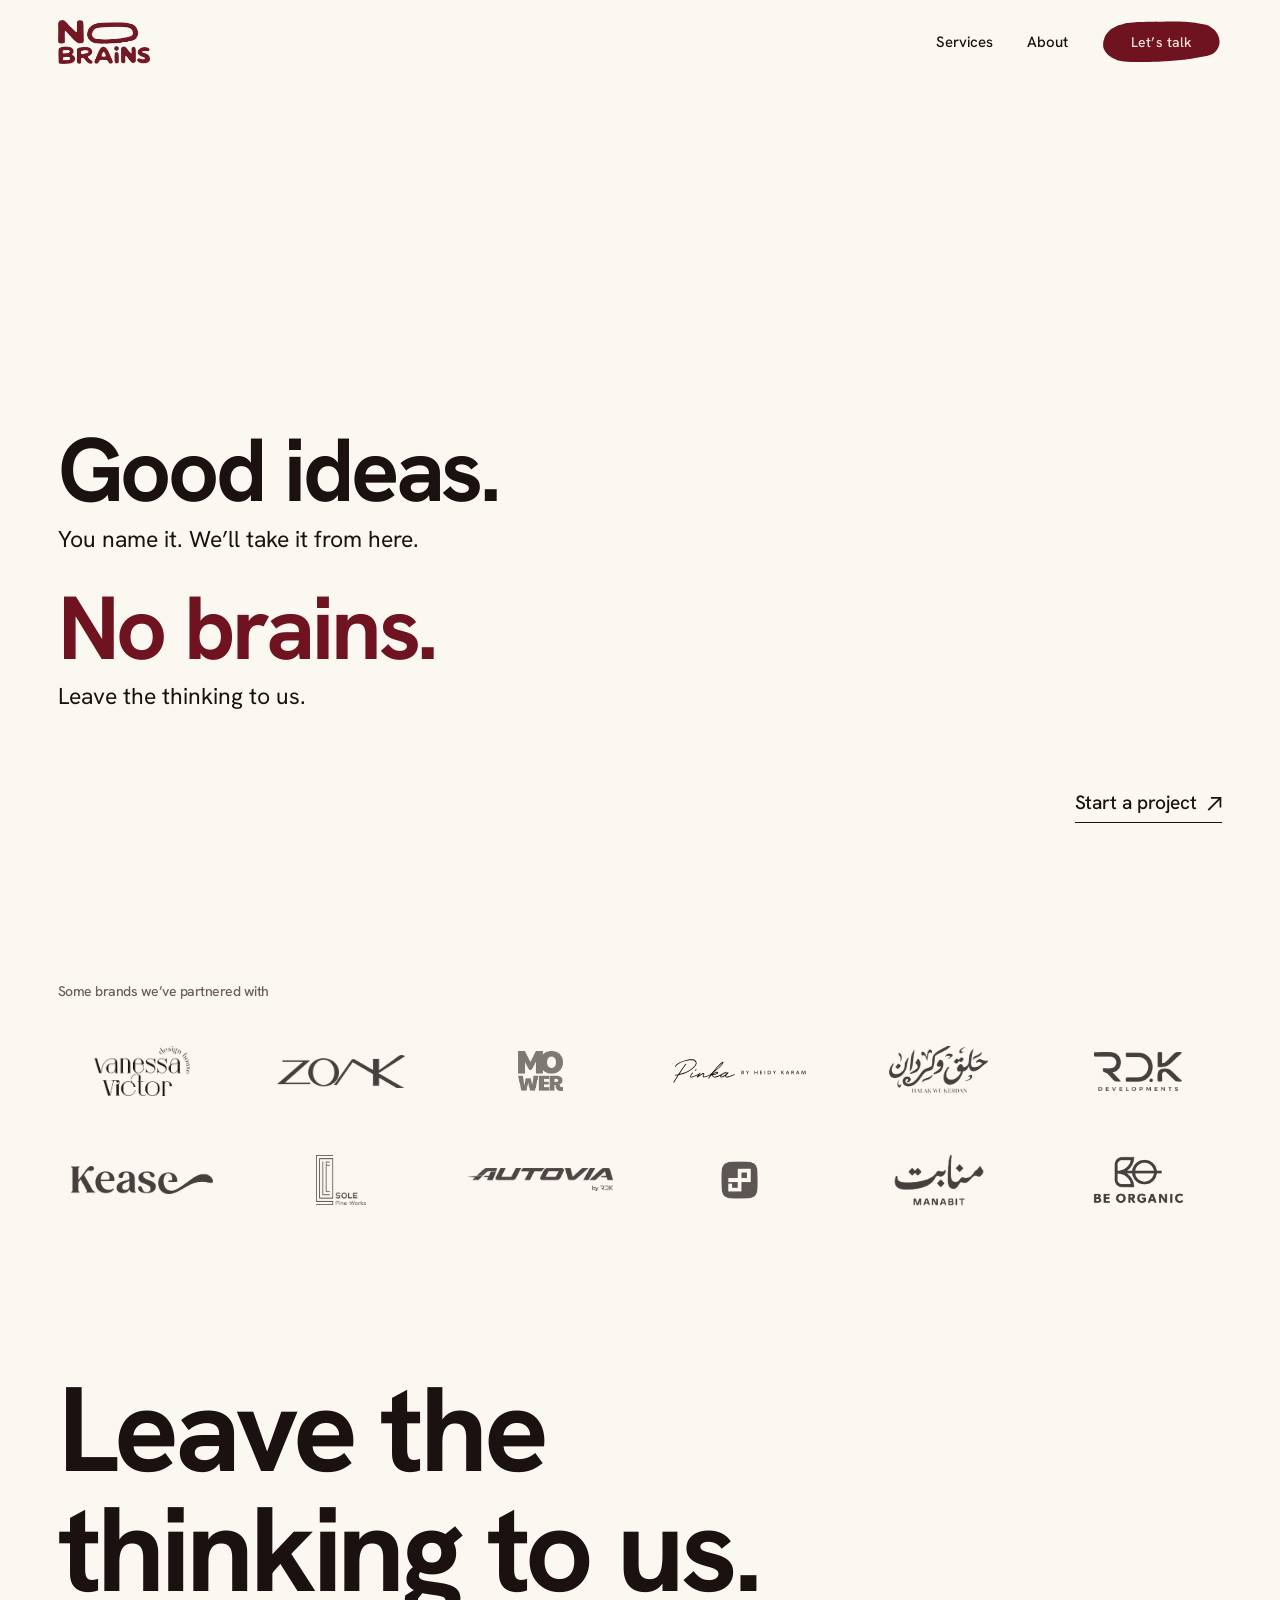
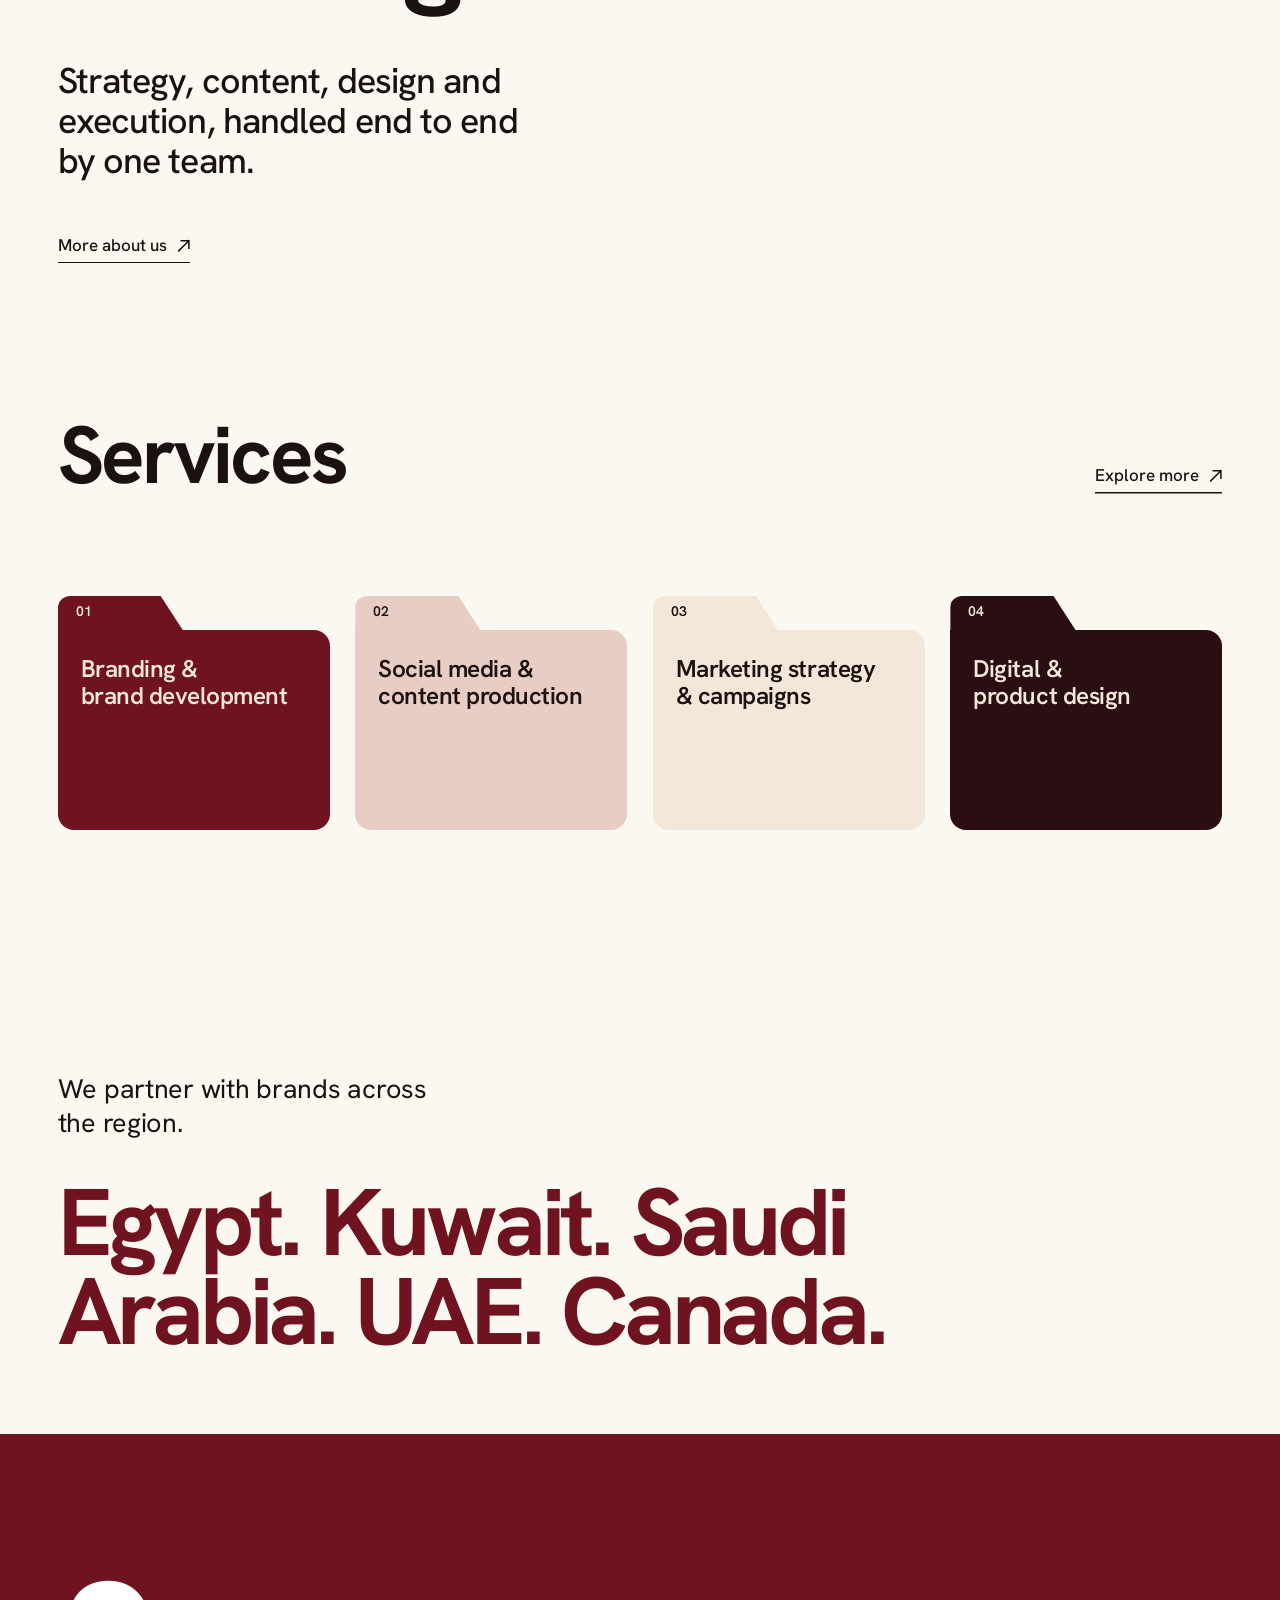
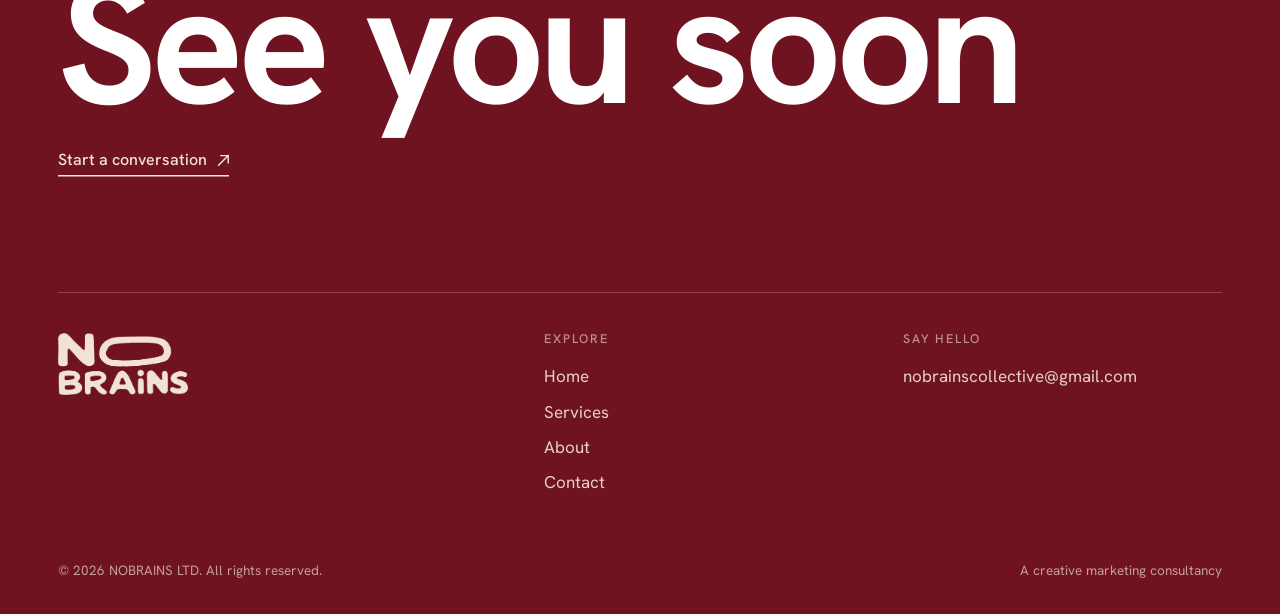
<file: index.html>
<!doctype html>
<html lang="en">
<head>
<meta charset="utf-8">
<meta name="viewport" content="width=device-width, initial-scale=1, viewport-fit=cover">
<title>NOBRAINS | Leave the thinking to us</title>
<meta name="description" content="NOBRAINS is an independent creative and marketing agency. Strategy, design, content and production under one roof.">
<meta name="theme-color" content="#fbf8f2">
<link rel="icon" href="assets/favicon-32.png" sizes="32x32">
<link rel="apple-touch-icon" href="assets/favicon-180.png">
<script>(function(d){try{var s=sessionStorage,n=s.getItem("nbNav"),first=!s.getItem("nbSeen");s.removeItem("nbNav");s.setItem("nbSeen","1");if(first)d.dataset.first="1";if(matchMedia("(prefers-reduced-motion: reduce)").matches)return;var home=/(^|\/)(index\.html)?$/.test(location.pathname);if(n||(first&&!home)){d.classList.add("curtain-on");if(n)d.classList.add("curtain-nav");setTimeout(function(){d.classList.remove("curtain-on","curtain-nav")},7000)}}catch(e){}})(document.documentElement)</script>
<script>(function(d){d.classList.add('js');try{if(d.dataset.first&&!matchMedia('(prefers-reduced-motion: reduce)').matches)d.dataset.intro='stamp'}catch(e){}})(document.documentElement)</script>
<link rel="preconnect" href="https://fonts.googleapis.com">
<link rel="preconnect" href="https://fonts.gstatic.com" crossorigin>
<link href="https://fonts.googleapis.com/css2?family=Hanken+Grotesk:wght@400..800&display=swap" rel="stylesheet">
<link rel="stylesheet" href="assets/css/style.css">
</head>
<body>
<div class="page-curtain" aria-hidden="true"><img src="assets/logo-cream-mark.png" alt="" width="692" height="330"></div>

<svg width="0" height="0" style="position:absolute" aria-hidden="true" focusable="false">
  <filter id="ink" x="-5%" y="-5%" width="110%" height="110%" color-interpolation-filters="sRGB">
    <!-- wobbly edges, like rubber on paper -->
    <feTurbulence type="fractalNoise" baseFrequency=".045" numOctaves="2" seed="3" result="wob"/>
    <feDisplacementMap in="SourceGraphic" in2="wob" scale="5" xChannelSelector="R" yChannelSelector="G" result="rough"/>
    <!-- fine paper grain + big soft patches where the stamp pressed lighter -->
    <feTurbulence type="fractalNoise" baseFrequency=".8" numOctaves="2" seed="11"/>
    <feColorMatrix values="0 0 0 0 0  0 0 0 0 0  0 0 0 0 0  1 0 0 0 0" result="grain"/>
    <feTurbulence type="fractalNoise" baseFrequency=".011 .02" numOctaves="2" seed="29"/>
    <feColorMatrix values="0 0 0 0 0  0 0 0 0 0  0 0 0 0 0  1 0 0 0 0" result="patch"/>
    <feComposite in="grain" in2="patch" operator="arithmetic" k1="0" k2="12" k3="8" k4="-8.2" result="mask"/>
    <feComposite in="rough" in2="mask" operator="in"/>
  </filter>
</svg>
<!-- Intro: the logo is stamped onto the page, every time the home page loads -->
<div class="intro-layer" aria-hidden="true">
  <img class="il-stamp" src="assets/logo-red.png" alt="" width="692" height="330">
</div>

<a class="skip" href="#main">Skip to content</a>

<header class="site-header">
  <div class="wrap">
    <a class="brand" href="index.html" aria-label="NOBRAINS home"><img src="assets/logo-red.png" alt="NOBRAINS" width="92" height="44"></a>
    <nav class="nav" aria-label="Main">
      <!-- portfolio hidden for now: <a href="work.html">Portfolio</a> -->
      <a href="services.html">Services</a>
      <a href="about.html">About</a>
      <a class="btn" href="contact.html">Let’s talk</a>
    </nav>
    <button class="menu-btn" type="button" aria-expanded="false" aria-controls="mobile-menu"><span class="lbl">Menu</span><span class="bars" aria-hidden="true"></span></button>
  </div>
</header>
<div class="mobile-menu" id="mobile-menu">
  <nav aria-label="Mobile">
    <a class="big" href="index.html" aria-current="page">Home</a>
    <!-- portfolio hidden for now: <a class="big" href="work.html">Portfolio</a> -->
    <a class="big" href="services.html">Services</a>
    <a class="big" href="about.html">About</a>
    <a class="big" href="contact.html">Contact</a>
  </nav>
  <div class="mm-foot"><a href="mailto:nobrainscollective@gmail.com">nobrainscollective@gmail.com</a><span>We’ll take it from here.</span></div>
</div>

<main id="main" class="page-home">


  <!-- Hero -->
  <section class="hero">
    <div class="wrap">
      <h1 class="lockups">
        <span class="lockup"><span class="lockup__big lockup__big--ink">Good ideas.</span><span class="lockup__small">You name it. We’ll take it from here.</span></span>
        <span class="lockup"><span class="lockup__big lockup__big--red">No brains.</span><span class="lockup__small">Leave the thinking to us.</span></span>
      </h1>
      <div class="hero__row">
        <div class="hero__ctas">
          <a class="link link--arrow" href="contact.html">Start a project<svg class="arr" viewBox="0 0 16 16" aria-hidden="true" focusable="false"><path d="M2 14L14 2M5 2H14V11" pathLength="1" fill="none" stroke="currentColor" stroke-width="1.8" stroke-linecap="square" stroke-miterlimit="10"/></svg></a>
          <!-- portfolio hidden for now: <a class="link" href="work.html">See our work</a> -->
        </div>
      </div>
    </div>
  </section>

  <!-- Brands -->
  <section class="brands" aria-labelledby="brands-title">
    <div class="wrap"><h2 class="eyebrow" id="brands-title">Some brands we’ve partnered with</h2></div>
    <div class="wrap">
        <ul class="logos">
          <li><img src="assets/clients/vanessa-victor.png" alt="Vanessa Victor Design House" width="115" height="60" loading="lazy"></li>
          <li><img src="assets/clients/zoak.png" alt="ZOAK" width="165" height="42" loading="lazy"></li>
          <li><img src="assets/clients/mower.png" alt="MOWER" width="72" height="64" loading="lazy"></li>
          <li><img src="assets/clients/pinka.svg" alt="Pinka" width="156" height="30" loading="lazy"></li>
          <li><img src="assets/clients/halak-w-kerdan.png" alt="Halak w Kerdan" width="136" height="69" loading="lazy"></li>
          <li><img src="assets/clients/rdk.png" alt="RDK Developments" width="124" height="56" loading="lazy"></li>
          <li><img src="assets/clients/kease.png" alt="Kease" width="188" height="37" loading="lazy"></li>
          <li><img src="assets/clients/sole.png" alt="SOLE Fine Works" width="64" height="64" loading="lazy"></li>
          <li><img src="assets/clients/autovia.png" alt="Autovia by RDK" width="190" height="30" loading="lazy"></li>
          <li class="is-icon"><img src="assets/clients/packman.png" alt="Packman" width="60" height="60" loading="lazy"></li>
          <li><img src="assets/clients/manabit.png" alt="Manabit" width="100" height="60" loading="lazy"></li>
          <li><img src="assets/clients/be-organic.png" alt="Be Organic" width="113" height="60" loading="lazy"></li>
        </ul>
    </div>
  </section>

  <!-- Selected work: hidden for now. To bring it back, delete this line and the "end hidden" line below.
  <section class="section">
    <div class="wrap">
      <div class="sec-head">
        <h2 class="t-l">Selected work</h2>
        <a class="link" href="work.html">View all work</a>
      </div>
      <div class="grid-work grid-work--lead" data-work-grid data-limit="4"></div>
    </div>
  </section>
  end hidden -->

  <!-- Partnership statement -->
  <section class="section">
    <div class="wrap statement">
      <h2 class="t-xl statement__big">Leave the thinking to us.</h2>
      <p class="t-lead statement__sub">Strategy, content, design and execution, handled end to end by one team.</p>
      <a class="link link--arrow" href="about.html">More about us<svg class="arr" viewBox="0 0 16 16" aria-hidden="true" focusable="false"><path d="M2 14L14 2M5 2H14V11" pathLength="1" fill="none" stroke="currentColor" stroke-width="1.8" stroke-linecap="square" stroke-miterlimit="10"/></svg></a>
    </div>
  </section>

  <!-- Services -->
  <section class="section">
    <div class="wrap">
      <div class="sec-head">
        <h2 class="t-l">Services</h2>
        <a class="link link--arrow" href="services.html">Explore more<svg class="arr" viewBox="0 0 16 16" aria-hidden="true" focusable="false"><path d="M2 14L14 2M5 2H14V11" pathLength="1" fill="none" stroke="currentColor" stroke-width="1.8" stroke-linecap="square" stroke-miterlimit="10"/></svg></a>
      </div>
      <div class="svc-grid">
        <a class="svc" href="services.html#stage-1"><span class="num">01</span><h3>Branding &amp; brand development</h3><p>We build brands with identity, direction and purpose.</p><ul><li>Brand strategy &amp; positioning</li><li>Brand naming &amp; storytelling</li><li>Logo design &amp; visual identity</li><li>Brand guidelines &amp; brand books</li></ul></a>
        <a class="svc" href="services.html#stage-2"><span class="num">02</span><h3>Social media &amp; content production</h3><p>We make brands impossible to scroll past.</p><ul><li>Social media strategy &amp; management</li><li>Art direction &amp; campaign concepts</li><li>Photography &amp; videography</li><li>Community management &amp; reporting</li></ul></a>
        <a class="svc" href="services.html#stage-3"><span class="num">03</span><h3>Marketing strategy &amp; campaigns</h3><p>Creative ideas backed by business thinking.</p><ul><li>Marketing strategy &amp; consultation</li><li>Market research &amp; competitor analysis</li><li>Go-to-market &amp; launch strategies</li><li>Integrated campaign development</li></ul></a>
        <a class="svc" href="services.html#stage-4"><span class="num">04</span><h3>Digital &amp; product design</h3><p>We turn ideas into functional, thoughtful digital experiences.</p><ul><li>Website design &amp; development</li><li>UX/UI design</li><li>Digital product design</li><li>E-commerce experience design</li></ul></a>
      </div>
    </div>
  </section>

  <!-- Countries -->
  <section class="section countries">
    <div class="wrap">
      <p class="countries__lead">We partner with brands across the region.</p>
      <h2 class="countries__names">Egypt. Kuwait. Saudi Arabia. UAE. Canada.</h2>
    </div>
  </section>

</main>

<footer class="site-footer">
  <div class="wrap">
    <a class="soon" href="contact.html" aria-label="See you soon. Get in touch"><span class="soon__text">See you soon</span></a>
    <a class="soon__cta" href="contact.html">Start a conversation<svg class="arr" viewBox="0 0 16 16" aria-hidden="true" focusable="false"><path d="M2 14L14 2M5 2H14V11" pathLength="1" fill="none" stroke="currentColor" stroke-width="1.8" stroke-linecap="square" stroke-miterlimit="10"/></svg></a>
    <div class="footer-grid">
      <div>
        <img src="assets/logo-cream-mark.png" alt="NOBRAINS" width="130" height="62" loading="lazy">
      </div>
      <div>
        <h4>Explore</h4>
        <ul><li><a href="index.html">Home</a></li><!-- portfolio hidden for now: <li><a href="work.html">Portfolio</a></li> --><li><a href="services.html">Services</a></li><li><a href="about.html">About</a></li><li><a href="contact.html">Contact</a></li></ul>
      </div>
      <div>
        <h4>Say hello</h4>
        <ul><li><a href="mailto:nobrainscollective@gmail.com">nobrainscollective@gmail.com</a></li></ul>
      </div>
    </div>
    <div class="footer-base"><span>© <span data-year>2026</span> NOBRAINS LTD. All rights reserved.</span><span>A creative marketing consultancy</span></div>
  </div>
</footer>

<script src="assets/js/projects.js"></script>
<script src="assets/js/main.js"></script>
<script src="assets/js/curtain.js"></script>
<script src="assets/js/intro.js"></script>
</body>
</html>
</file>
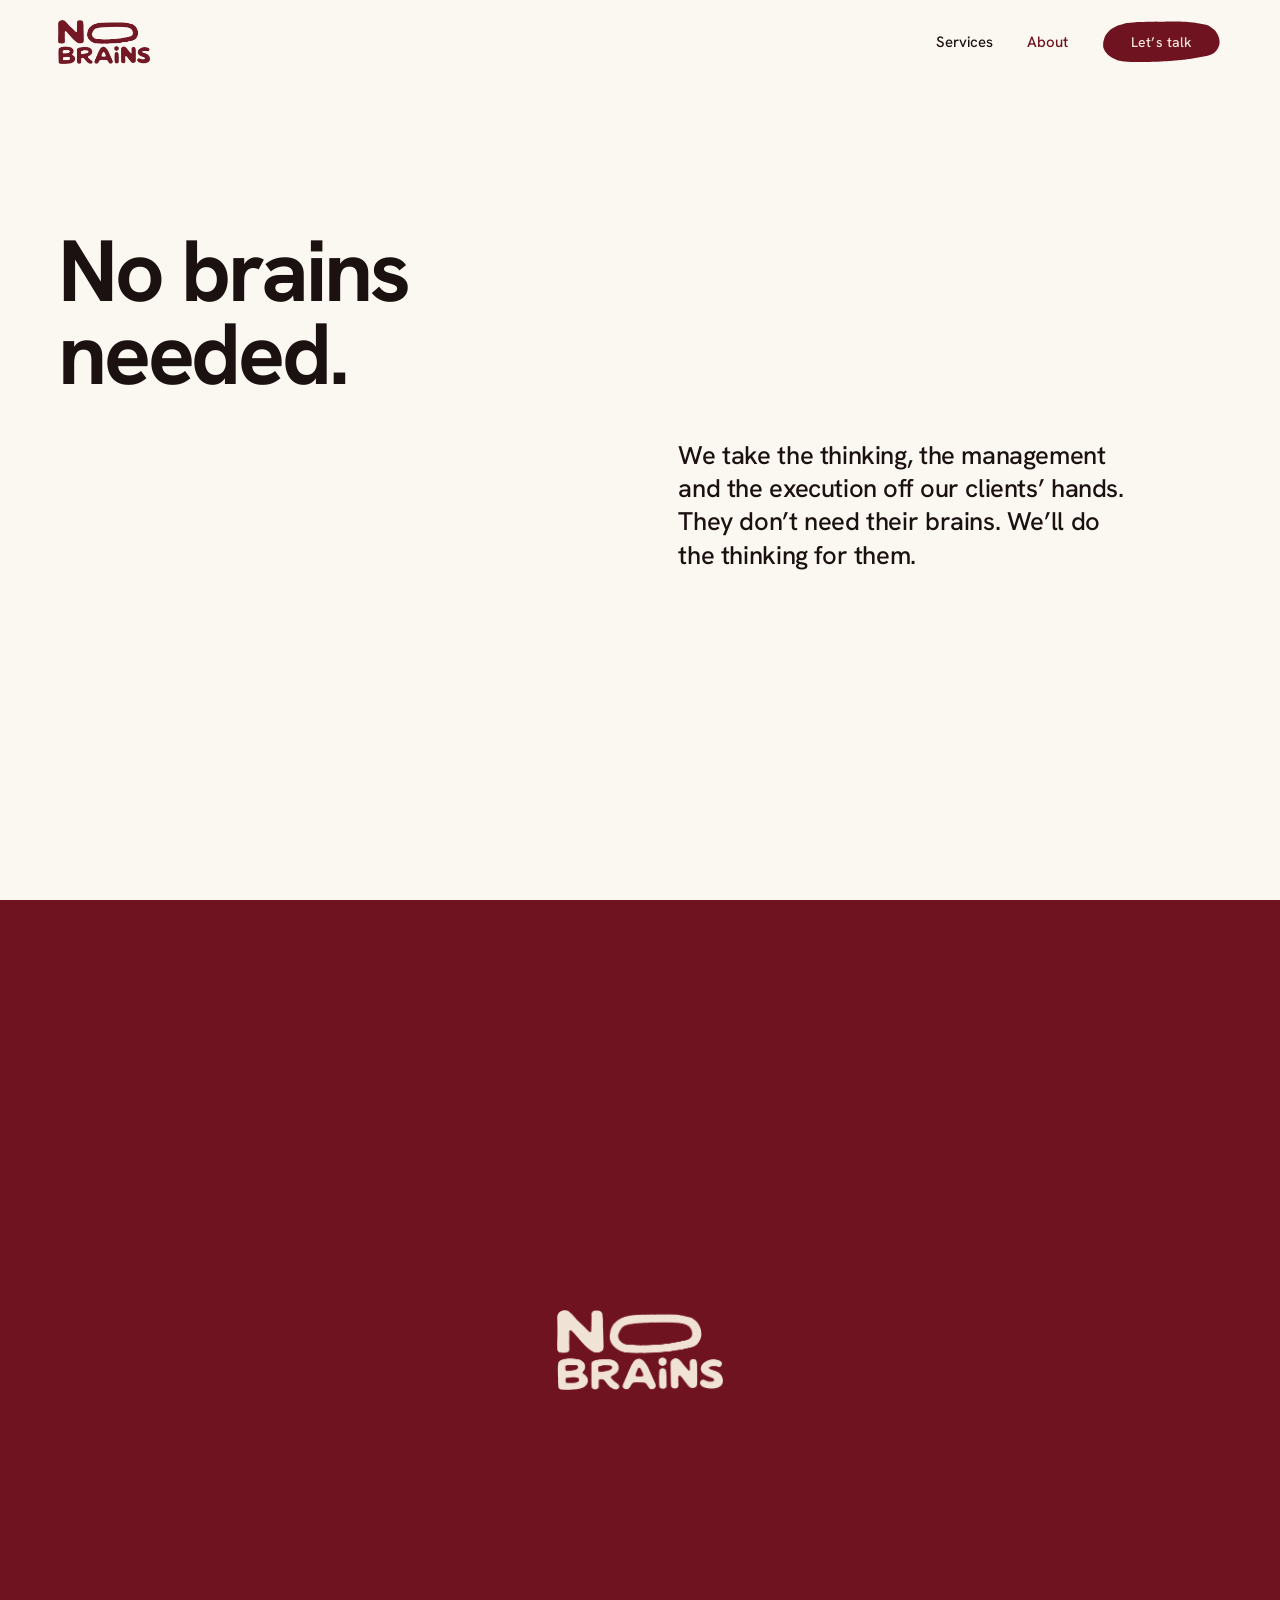
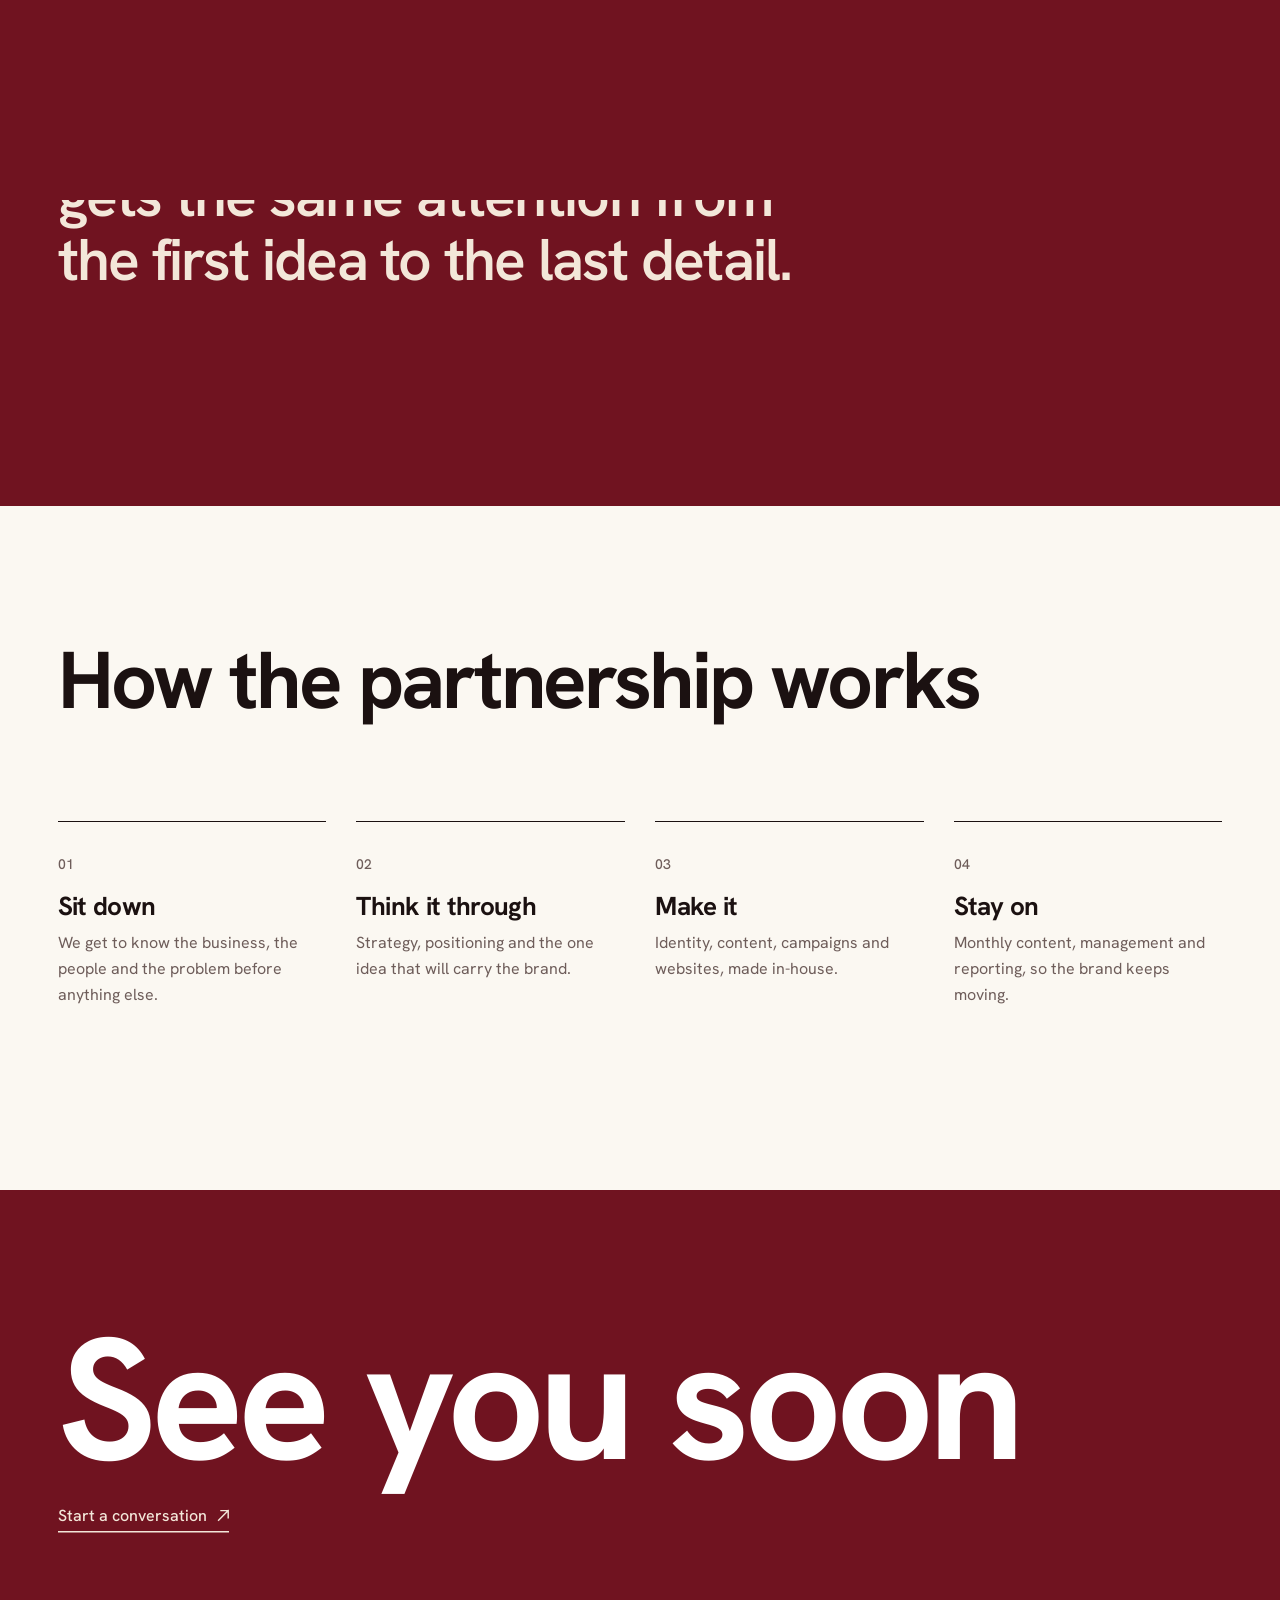
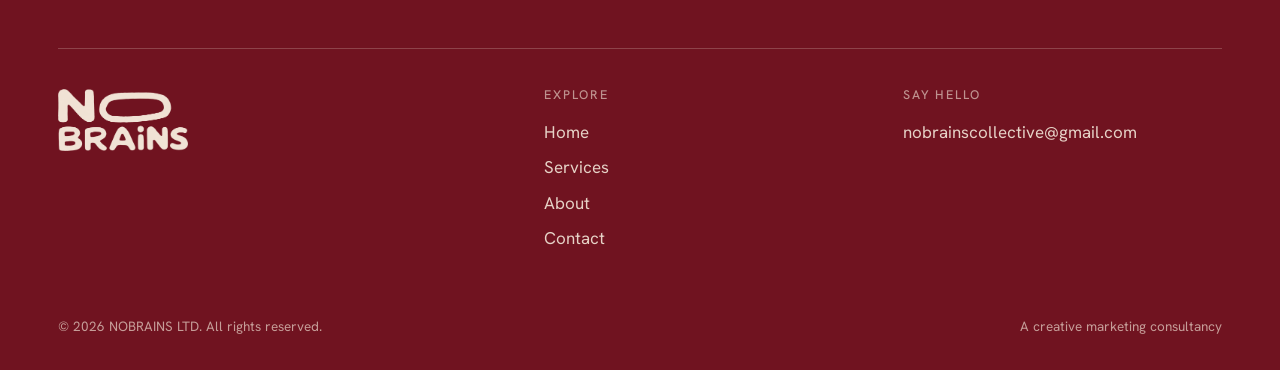
<file: about.html>
<!doctype html>
<html lang="en">
<head>
<meta charset="utf-8">
<meta name="viewport" content="width=device-width, initial-scale=1, viewport-fit=cover">
<title>About | NOBRAINS</title>
<meta name="description" content="NOBRAINS is an independent creative and marketing agency bringing together strategy, design, content and production.">
<meta name="theme-color" content="#fbf8f2">
<link rel="icon" href="assets/favicon-32.png" sizes="32x32">
<link rel="apple-touch-icon" href="assets/favicon-180.png">
<script>(function(d){try{var s=sessionStorage,n=s.getItem("nbNav"),first=!s.getItem("nbSeen");s.removeItem("nbNav");s.setItem("nbSeen","1");if(first)d.dataset.first="1";if(matchMedia("(prefers-reduced-motion: reduce)").matches)return;var home=/(^|\/)(index\.html)?$/.test(location.pathname);if(n||(first&&!home)){d.classList.add("curtain-on");if(n)d.classList.add("curtain-nav");setTimeout(function(){d.classList.remove("curtain-on","curtain-nav")},7000)}}catch(e){}})(document.documentElement)</script>
<script>document.documentElement.classList.add('js')</script>
<link rel="preconnect" href="https://fonts.googleapis.com">
<link rel="preconnect" href="https://fonts.gstatic.com" crossorigin>
<link href="https://fonts.googleapis.com/css2?family=Hanken+Grotesk:wght@400..800&display=swap" rel="stylesheet">
<link rel="stylesheet" href="assets/css/style.css">
</head>
<body>
<div class="page-curtain" aria-hidden="true"><img src="assets/logo-cream-mark.png" alt="" width="692" height="330"></div>

<a class="skip" href="#main">Skip to content</a>

<header class="site-header">
  <div class="wrap">
    <a class="brand" href="index.html" aria-label="NOBRAINS home"><img src="assets/logo-red.png" alt="NOBRAINS" width="92" height="44"></a>
    <nav class="nav" aria-label="Main">
      <!-- portfolio hidden for now: <a href="work.html">Portfolio</a> -->
      <a href="services.html">Services</a>
      <a href="about.html" aria-current="page">About</a>
      <a class="btn" href="contact.html">Let’s talk</a>
    </nav>
    <button class="menu-btn" type="button" aria-expanded="false" aria-controls="mobile-menu"><span class="lbl">Menu</span><span class="bars" aria-hidden="true"></span></button>
  </div>
</header>
<div class="mobile-menu" id="mobile-menu">
  <nav aria-label="Mobile">
    <a class="big" href="index.html">Home</a>
    <!-- portfolio hidden for now: <a class="big" href="work.html">Portfolio</a> -->
    <a class="big" href="services.html">Services</a>
    <a class="big" href="about.html" aria-current="page">About</a>
    <a class="big" href="contact.html">Contact</a>
  </nav>
  <div class="mm-foot"><a href="mailto:nobrainscollective@gmail.com">nobrainscollective@gmail.com</a><span>We’ll take it from here.</span></div>
</div>

<main id="main" class="page-about">

  <!-- Beat 1: hero -->
  <section class="page-hero">
    <div class="wrap about-hero__grid">
      <h1 class="t-xl"><span class="ln"><span>No brains</span></span><span class="ln"><span>needed.</span></span></h1>
      <p class="about-hero__p">We take the thinking, the management and the execution off our clients’ hands. They don’t need their brains. We’ll do the thinking for them.</p>
    </div>
  </section>

  <!-- Beat 2: statement -->
  <section class="beat beat--statement" data-reveal>
    <div class="wrap">
      <p class="statement-a">NOBRAINS is an independent creative and marketing agency.</p>
      <p class="statement-b">Strategy, design, content and production under one roof.</p>
    </div>
  </section>

  <!-- Beat 3: maroon band -->
  <section class="beat band">
    <div class="wrap">
      <p class="band__text">We keep our client list small on purpose, so every brand gets the same attention from the first idea to the last detail.</p>
    </div>
  </section>

  <!-- Beat 4: how the partnership works -->
  <section class="beat beat--process" data-reveal>
    <div class="wrap">
      <div class="sec-head">
        <h2 class="t-l">How the partnership works</h2>
      </div>
      <ol class="process">
        <li><span class="num">01</span><h3>Sit down</h3><p>We get to know the business, the people and the problem before anything else.</p></li>
        <li><span class="num">02</span><h3>Think it through</h3><p>Strategy, positioning and the one idea that will carry the brand.</p></li>
        <li><span class="num">03</span><h3>Make it</h3><p>Identity, content, campaigns and websites, made in-house.</p></li>
        <li><span class="num">04</span><h3>Stay on</h3><p>Monthly content, management and reporting, so the brand keeps moving.</p></li>
      </ol>
    </div>
  </section>

</main>

<footer class="site-footer">
  <div class="wrap">
    <a class="soon" href="contact.html" aria-label="See you soon. Get in touch"><span class="soon__text">See you soon</span></a>
    <a class="soon__cta" href="contact.html">Start a conversation<svg class="arr" viewBox="0 0 16 16" aria-hidden="true" focusable="false"><path d="M2 14L14 2M5 2H14V11" pathLength="1" fill="none" stroke="currentColor" stroke-width="1.8" stroke-linecap="square" stroke-miterlimit="10"/></svg></a>
    <div class="footer-grid">
      <div>
        <img src="assets/logo-cream-mark.png" alt="NOBRAINS" width="130" height="62" loading="lazy">
      </div>
      <div>
        <h4>Explore</h4>
        <ul><li><a href="index.html">Home</a></li><!-- portfolio hidden for now: <li><a href="work.html">Portfolio</a></li> --><li><a href="services.html">Services</a></li><li><a href="about.html">About</a></li><li><a href="contact.html">Contact</a></li></ul>
      </div>
      <div>
        <h4>Say hello</h4>
        <ul><li><a href="mailto:nobrainscollective@gmail.com">nobrainscollective@gmail.com</a></li></ul>
      </div>
    </div>
    <div class="footer-base"><span>© <span data-year>2026</span> NOBRAINS LTD. All rights reserved.</span><span>A creative marketing consultancy</span></div>
  </div>
</footer>

<script src="assets/js/projects.js"></script>
<script src="assets/js/main.js"></script>
<script src="assets/js/curtain.js"></script>
</body>
</html>
</file>
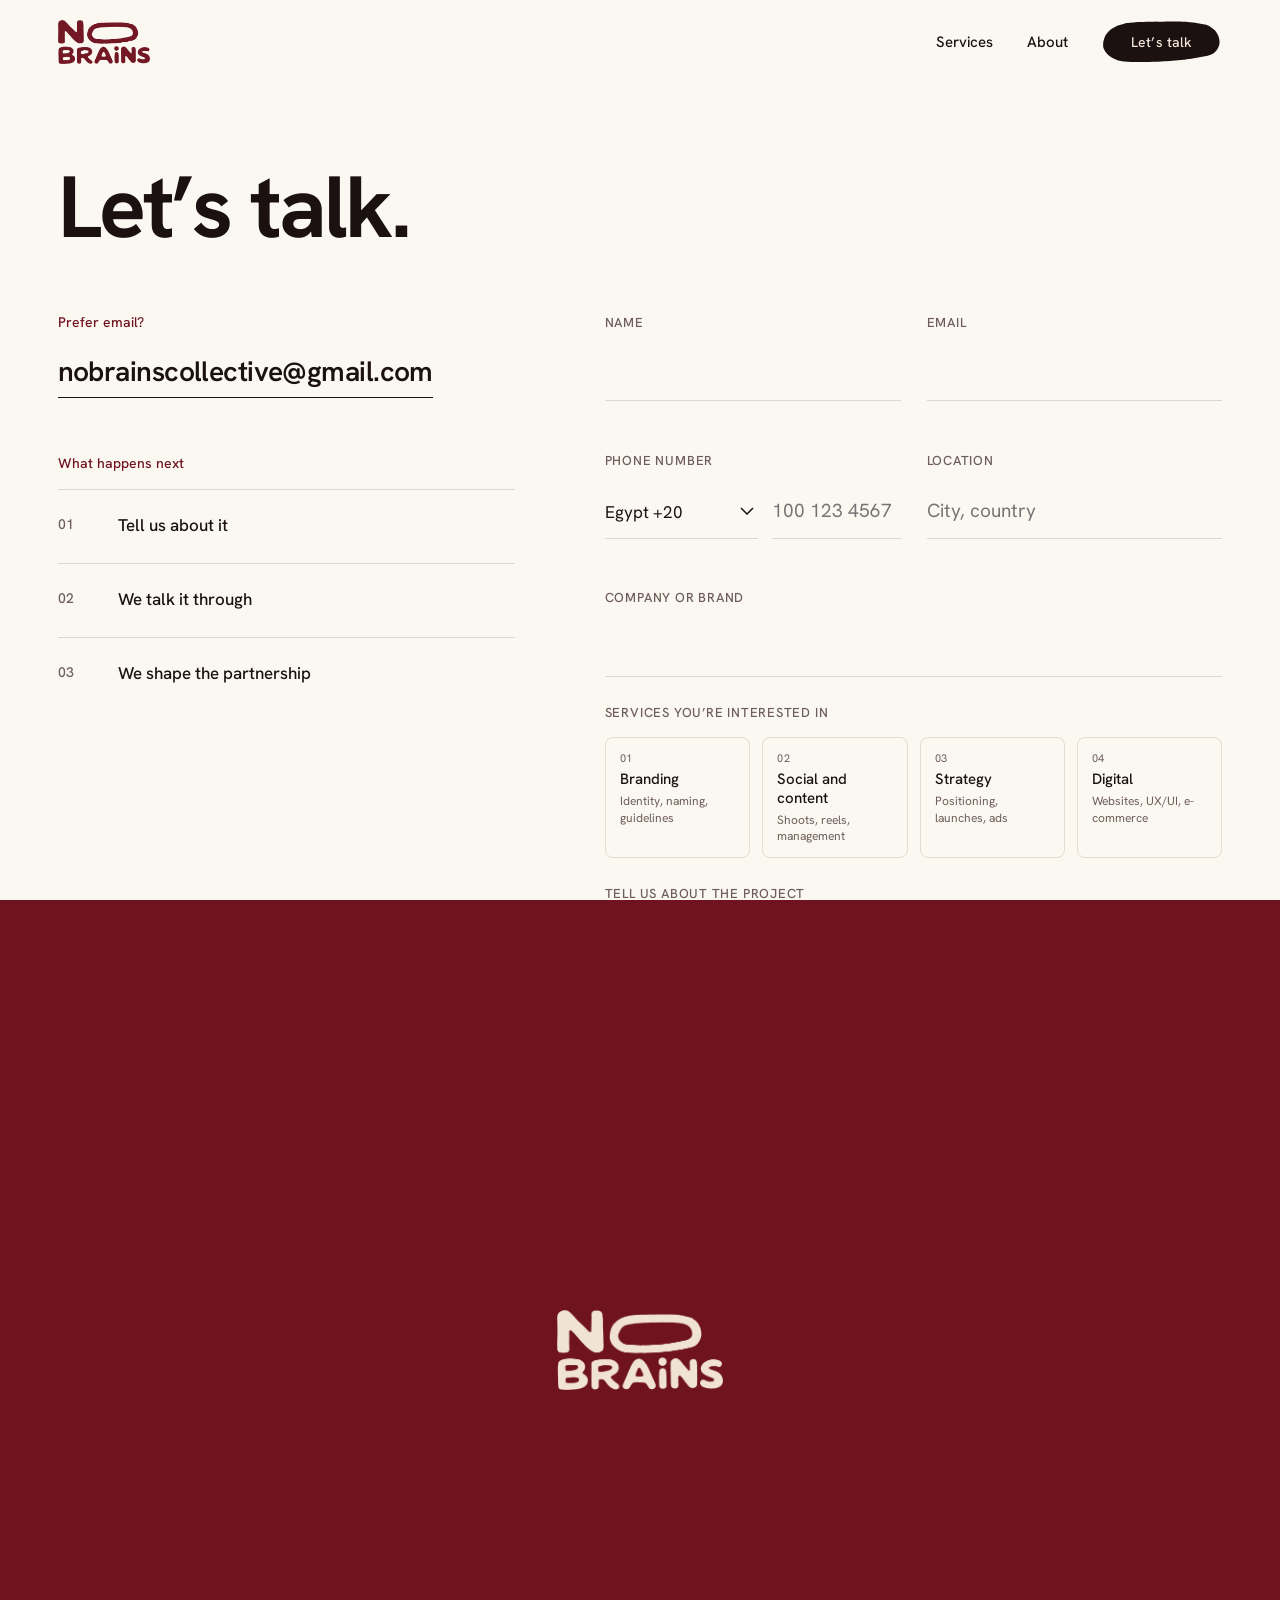
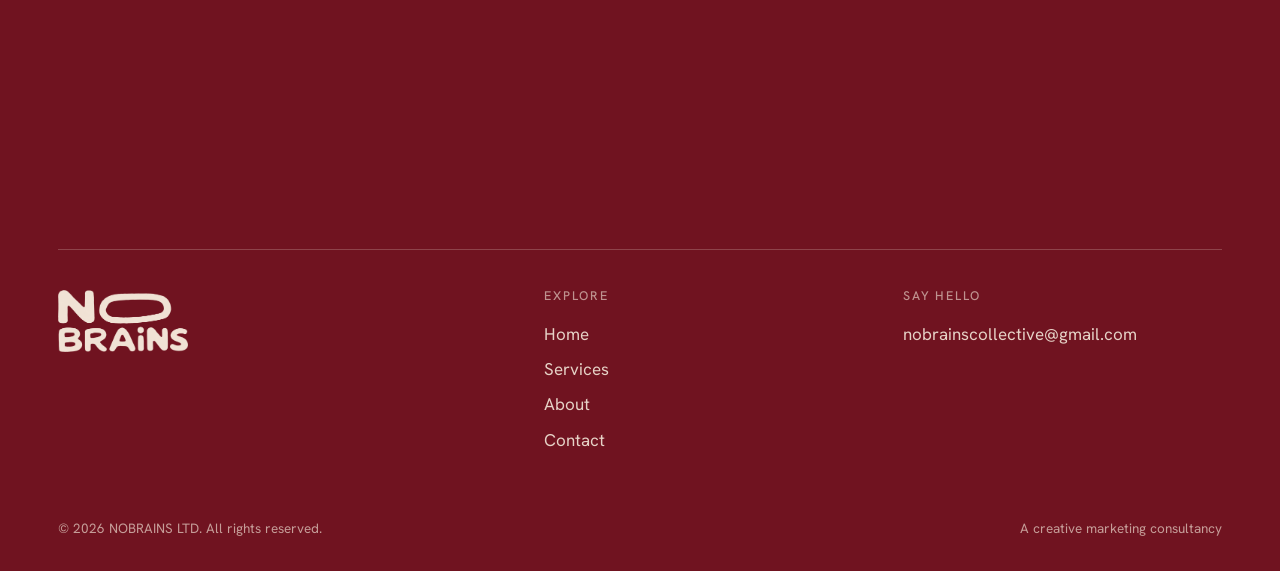
<file: contact.html>
<!doctype html>
<html lang="en">
<head>
<meta charset="utf-8">
<meta name="viewport" content="width=device-width, initial-scale=1, viewport-fit=cover">
<title>Contact | NOBRAINS</title>
<meta name="description" content="Tell NOBRAINS what you're working on and let's see what we can make of it together.">
<meta name="theme-color" content="#fbf8f2">
<link rel="icon" href="assets/favicon-32.png" sizes="32x32">
<link rel="apple-touch-icon" href="assets/favicon-180.png">
<script>(function(d){try{var s=sessionStorage,n=s.getItem("nbNav"),first=!s.getItem("nbSeen");s.removeItem("nbNav");s.setItem("nbSeen","1");if(first)d.dataset.first="1";if(matchMedia("(prefers-reduced-motion: reduce)").matches)return;var home=/(^|\/)(index\.html)?$/.test(location.pathname);if(n||(first&&!home)){d.classList.add("curtain-on");if(n)d.classList.add("curtain-nav");setTimeout(function(){d.classList.remove("curtain-on","curtain-nav")},7000)}}catch(e){}})(document.documentElement)</script>
<script>document.documentElement.classList.add('js')</script>
<link rel="preconnect" href="https://fonts.googleapis.com">
<link rel="preconnect" href="https://fonts.gstatic.com" crossorigin>
<link href="https://fonts.googleapis.com/css2?family=Hanken+Grotesk:wght@400..800&display=swap" rel="stylesheet">
<link rel="stylesheet" href="assets/css/style.css">
</head>
<body>
<div class="page-curtain" aria-hidden="true"><img src="assets/logo-cream-mark.png" alt="" width="692" height="330"></div>

<a class="skip" href="#main">Skip to content</a>

<header class="site-header">
  <div class="wrap">
    <a class="brand" href="index.html" aria-label="NOBRAINS home"><img src="assets/logo-red.png" alt="NOBRAINS" width="92" height="44"></a>
    <nav class="nav" aria-label="Main">
      <!-- portfolio hidden for now: <a href="work.html">Portfolio</a> -->
      <a href="services.html">Services</a>
      <a href="about.html">About</a>
      <a class="btn" href="contact.html" aria-current="page">Let’s talk</a>
    </nav>
    <button class="menu-btn" type="button" aria-expanded="false" aria-controls="mobile-menu"><span class="lbl">Menu</span><span class="bars" aria-hidden="true"></span></button>
  </div>
</header>
<div class="mobile-menu" id="mobile-menu">
  <nav aria-label="Mobile">
    <a class="big" href="index.html">Home</a>
    <!-- portfolio hidden for now: <a class="big" href="work.html">Portfolio</a> -->
    <a class="big" href="services.html">Services</a>
    <a class="big" href="about.html">About</a>
    <a class="big" href="contact.html" aria-current="page">Contact</a>
  </nav>
  <div class="mm-foot"><a href="mailto:nobrainscollective@gmail.com">nobrainscollective@gmail.com</a><span>We’ll take it from here.</span></div>
</div>

<main id="main">

  <section class="page-hero" style="padding-bottom:clamp(40px,5vw,72px)">
    <div class="wrap">
      <h1 class="t-xl">Let’s talk.</h1>
    </div>
  </section>

  <section class="section" style="padding-top:0">
    <div class="wrap contact-grid">

      <aside class="contact-side">
        <p class="eyebrow" style="color:var(--red)">Prefer email?</p>
        <a class="mail link" href="mailto:nobrainscollective@gmail.com">nobrainscollective@gmail.com</a>
        <p class="eyebrow" style="color:var(--red);margin-bottom:16px">What happens next</p>
        <ol class="next-steps">
          <li><span class="num">01</span><div><b>Tell us about it</b></div></li>
          <li><span class="num">02</span><div><b>We talk it through</b></div></li>
          <li><span class="num">03</span><div><b>We shape the partnership</b></div></li>
        </ol>
      </aside>

      <form class="form" id="enquiry" novalidate>
        <input class="hp" type="text" name="_gotcha" tabindex="-1" autocomplete="off" aria-hidden="true">
        <div class="row2">
          <label class="field"><span>Name</span><input name="name" autocomplete="name" required aria-describedby="err-name"><em class="err" id="err-name"></em></label>
          <label class="field"><span>Email</span><input name="email" type="email" autocomplete="email" required aria-describedby="err-email"><em class="err" id="err-email"></em></label>
        </div>
        <div class="row2">
          <label class="field"><span>Phone number</span>
            <span class="phone-row">
              <select name="phone_code" aria-label="Country code">
              <option value="+20" selected>Egypt +20</option>
              <option value="+965">Kuwait +965</option>
              <option value="+966">Saudi Arabia +966</option>
              <option value="+971">UAE +971</option>
              <option value="+213">Algeria +213</option>
              <option value="+61">Australia +61</option>
              <option value="+973">Bahrain +973</option>
              <option value="+1">Canada +1</option>
              <option value="+86">China +86</option>
              <option value="+33">France +33</option>
              <option value="+49">Germany +49</option>
              <option value="+91">India +91</option>
              <option value="+964">Iraq +964</option>
              <option value="+39">Italy +39</option>
              <option value="+81">Japan +81</option>
              <option value="+962">Jordan +962</option>
              <option value="+961">Lebanon +961</option>
              <option value="+218">Libya +218</option>
              <option value="+212">Morocco +212</option>
              <option value="+31">Netherlands +31</option>
              <option value="+968">Oman +968</option>
              <option value="+92">Pakistan +92</option>
              <option value="+970">Palestine +970</option>
              <option value="+974">Qatar +974</option>
              <option value="+34">Spain +34</option>
              <option value="+249">Sudan +249</option>
              <option value="+41">Switzerland +41</option>
              <option value="+963">Syria +963</option>
              <option value="+216">Tunisia +216</option>
              <option value="+90">Turkey +90</option>
              <option value="+44">UK +44</option>
              <option value="+1">USA +1</option>
              <option value="+967">Yemen +967</option>
              </select>
              <input name="phone" type="tel" autocomplete="tel-national" placeholder="100 123 4567" required aria-describedby="err-phone">
            </span>
            <em class="err" id="err-phone"></em></label>
          <label class="field"><span>Location</span><input name="location" autocomplete="off" placeholder="City, country"></label>
        </div>
        <label class="field"><span>Company or brand</span><input name="company" autocomplete="organization"></label>
        <fieldset>
          <legend>Services you’re interested in</legend>
          <div class="opts">
            <label class="opt"><input type="checkbox" name="stages" value="1" data-label="01 Branding &amp; brand development"><span class="opt__box"><span class="opt__num">01</span><span class="opt__title">Branding</span><span class="opt__hint">Identity, naming, guidelines</span></span></label>
            <label class="opt"><input type="checkbox" name="stages" value="2" data-label="02 Social media &amp; content production"><span class="opt__box"><span class="opt__num">02</span><span class="opt__title">Social and content</span><span class="opt__hint">Shoots, reels, management</span></span></label>
            <label class="opt"><input type="checkbox" name="stages" value="3" data-label="03 Marketing strategy &amp; campaigns"><span class="opt__box"><span class="opt__num">03</span><span class="opt__title">Strategy</span><span class="opt__hint">Positioning, launches, ads</span></span></label>
            <label class="opt"><input type="checkbox" name="stages" value="4" data-label="04 Digital &amp; product design"><span class="opt__box"><span class="opt__num">04</span><span class="opt__title">Digital</span><span class="opt__hint">Websites, UX/UI, e-commerce</span></span></label>
          </div>
        </fieldset>
        <label class="field"><span>Tell us about the project</span><textarea name="message" rows="5" required aria-describedby="err-message"></textarea><em class="err" id="err-message"></em></label>
        <div class="form-foot">
          <button class="btn" type="submit">Send it</button>
          <p class="form-status" role="status" aria-live="polite"></p>
        </div>
      </form>

      <div class="thanks" id="thanks" tabindex="-1" hidden>
        <h2 data-thanks-title>Thank you.</h2>
        <p class="t-body-l" data-thanks-text>Your message is with us.</p>
        <a class="link link--arrow" href="index.html">Back to home<svg class="arr" viewBox="0 0 16 16" aria-hidden="true" focusable="false"><path d="M2 14L14 2M5 2H14V11" pathLength="1" fill="none" stroke="currentColor" stroke-width="1.8" stroke-linecap="square" stroke-miterlimit="10"/></svg></a>
      </div>

    </div>
  </section>

</main>

<footer class="site-footer">
  <div class="wrap">
    <a class="soon" href="contact.html" aria-label="See you soon. Get in touch"><span class="soon__text">See you soon</span></a>
    <a class="soon__cta" href="contact.html">Start a conversation<svg class="arr" viewBox="0 0 16 16" aria-hidden="true" focusable="false"><path d="M2 14L14 2M5 2H14V11" pathLength="1" fill="none" stroke="currentColor" stroke-width="1.8" stroke-linecap="square" stroke-miterlimit="10"/></svg></a>
    <div class="footer-grid">
      <div>
        <img src="assets/logo-cream-mark.png" alt="NOBRAINS" width="130" height="62" loading="lazy">
      </div>
      <div>
        <h4>Explore</h4>
        <ul><li><a href="index.html">Home</a></li><!-- portfolio hidden for now: <li><a href="work.html">Portfolio</a></li> --><li><a href="services.html">Services</a></li><li><a href="about.html">About</a></li><li><a href="contact.html">Contact</a></li></ul>
      </div>
      <div>
        <h4>Say hello</h4>
        <ul><li><a href="mailto:nobrainscollective@gmail.com">nobrainscollective@gmail.com</a></li></ul>
      </div>
    </div>
    <div class="footer-base"><span>© <span data-year>2026</span> NOBRAINS LTD. All rights reserved.</span><span>A creative marketing consultancy</span></div>
  </div>
</footer>

<script src="assets/js/projects.js"></script>
<script src="assets/js/main.js"></script>
<script src="assets/js/curtain.js"></script>
</body>
</html>
</file>
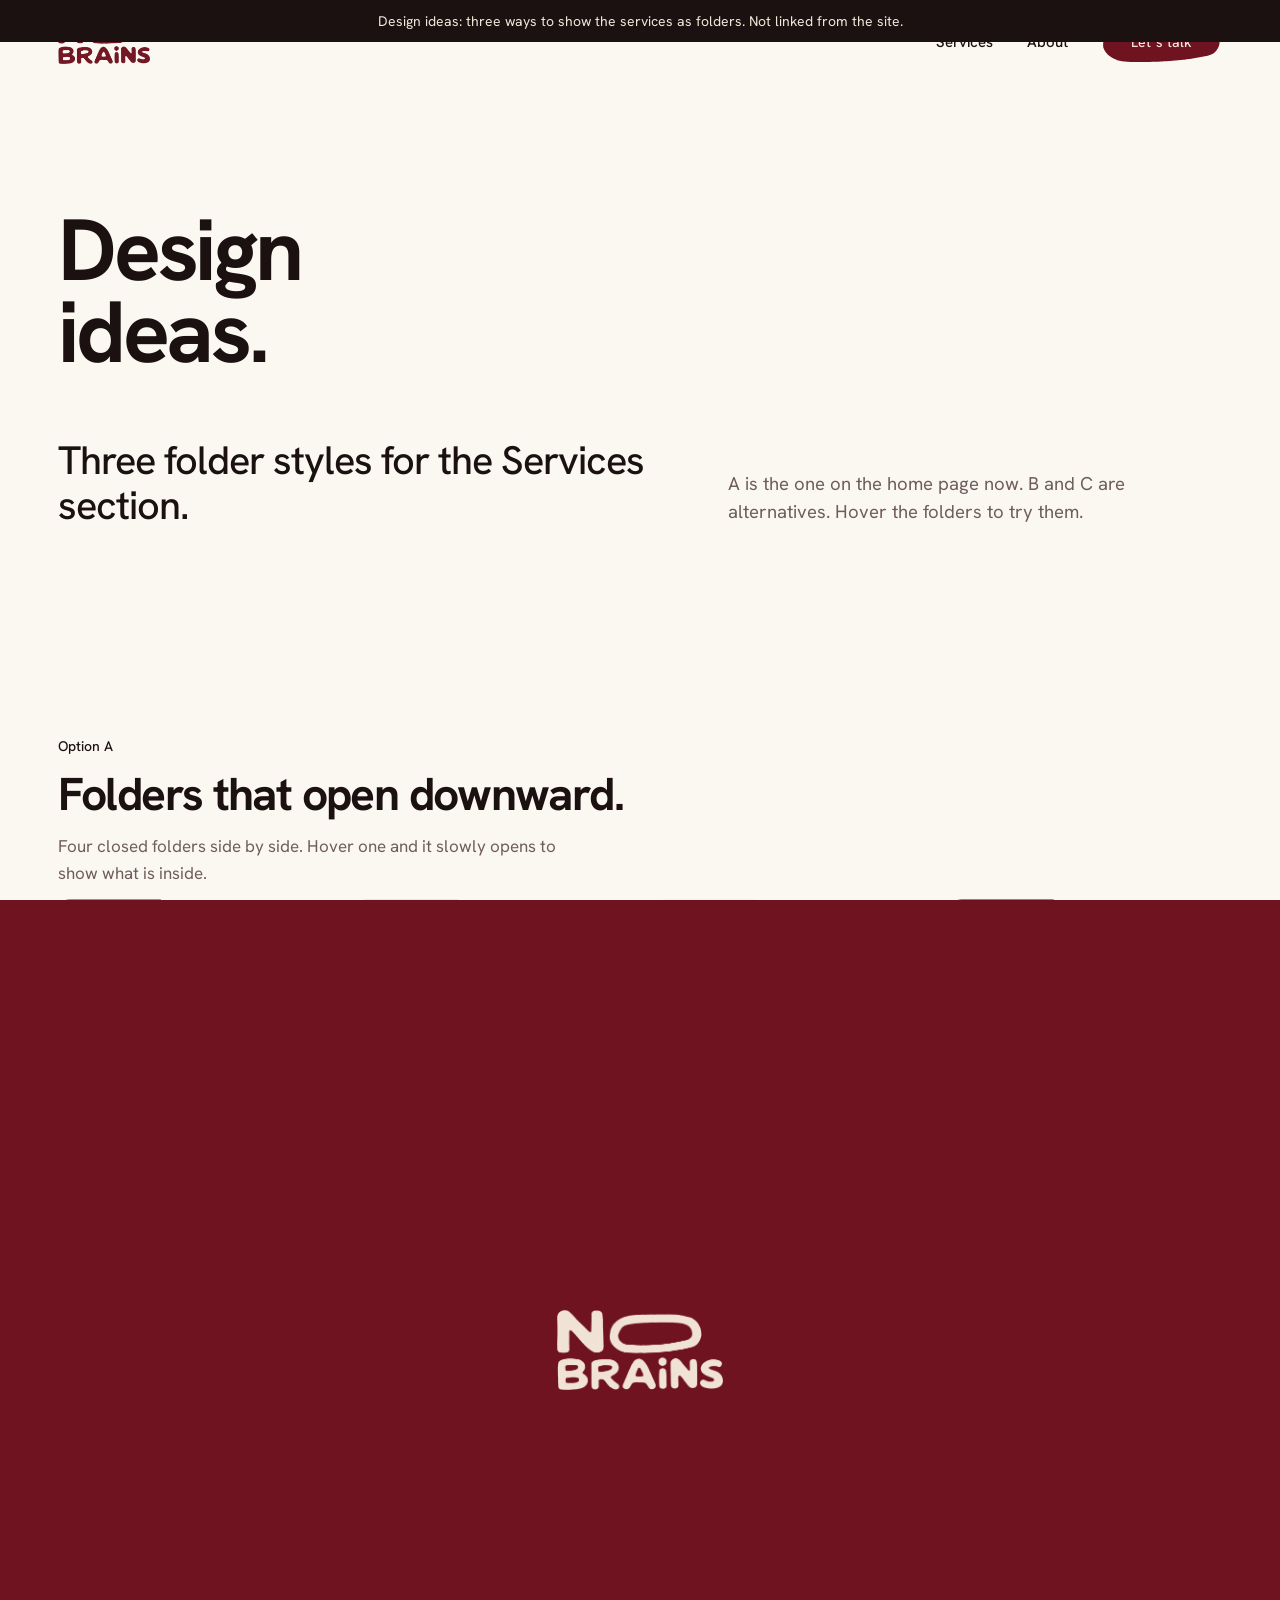
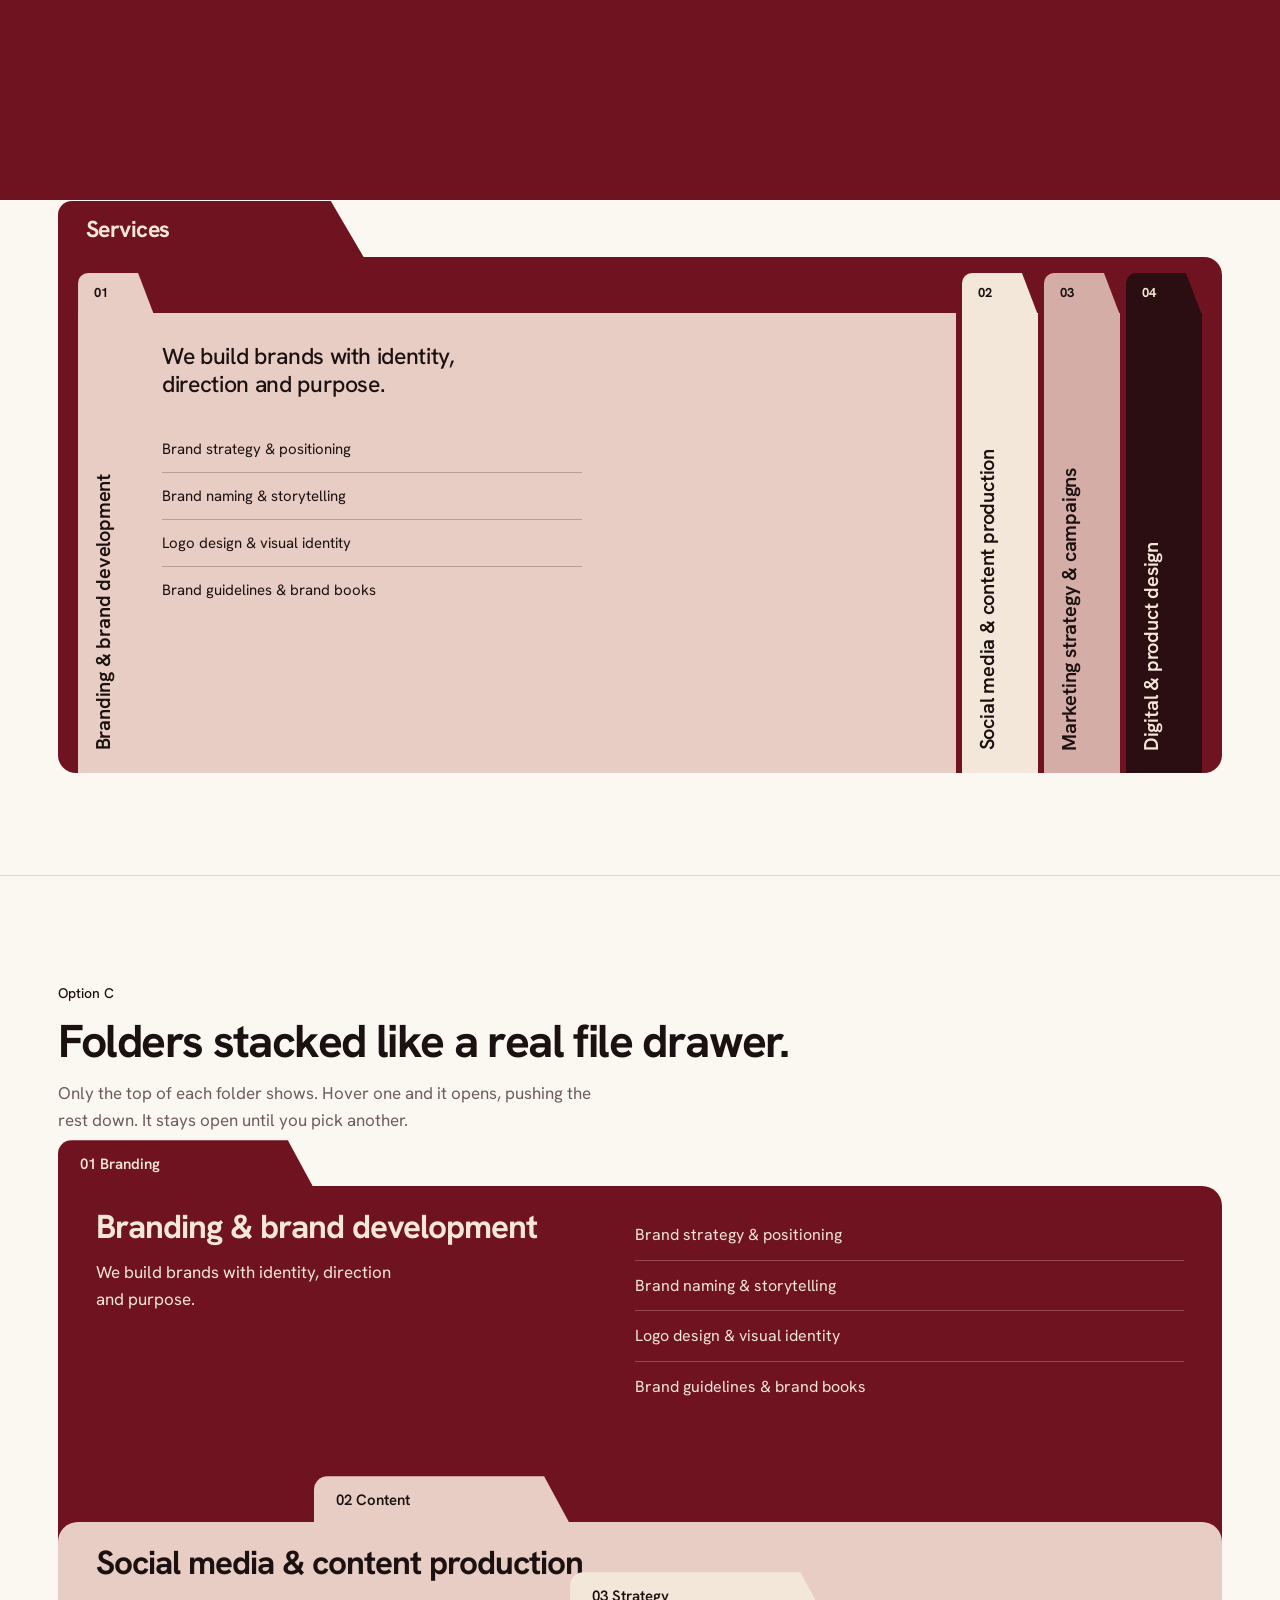
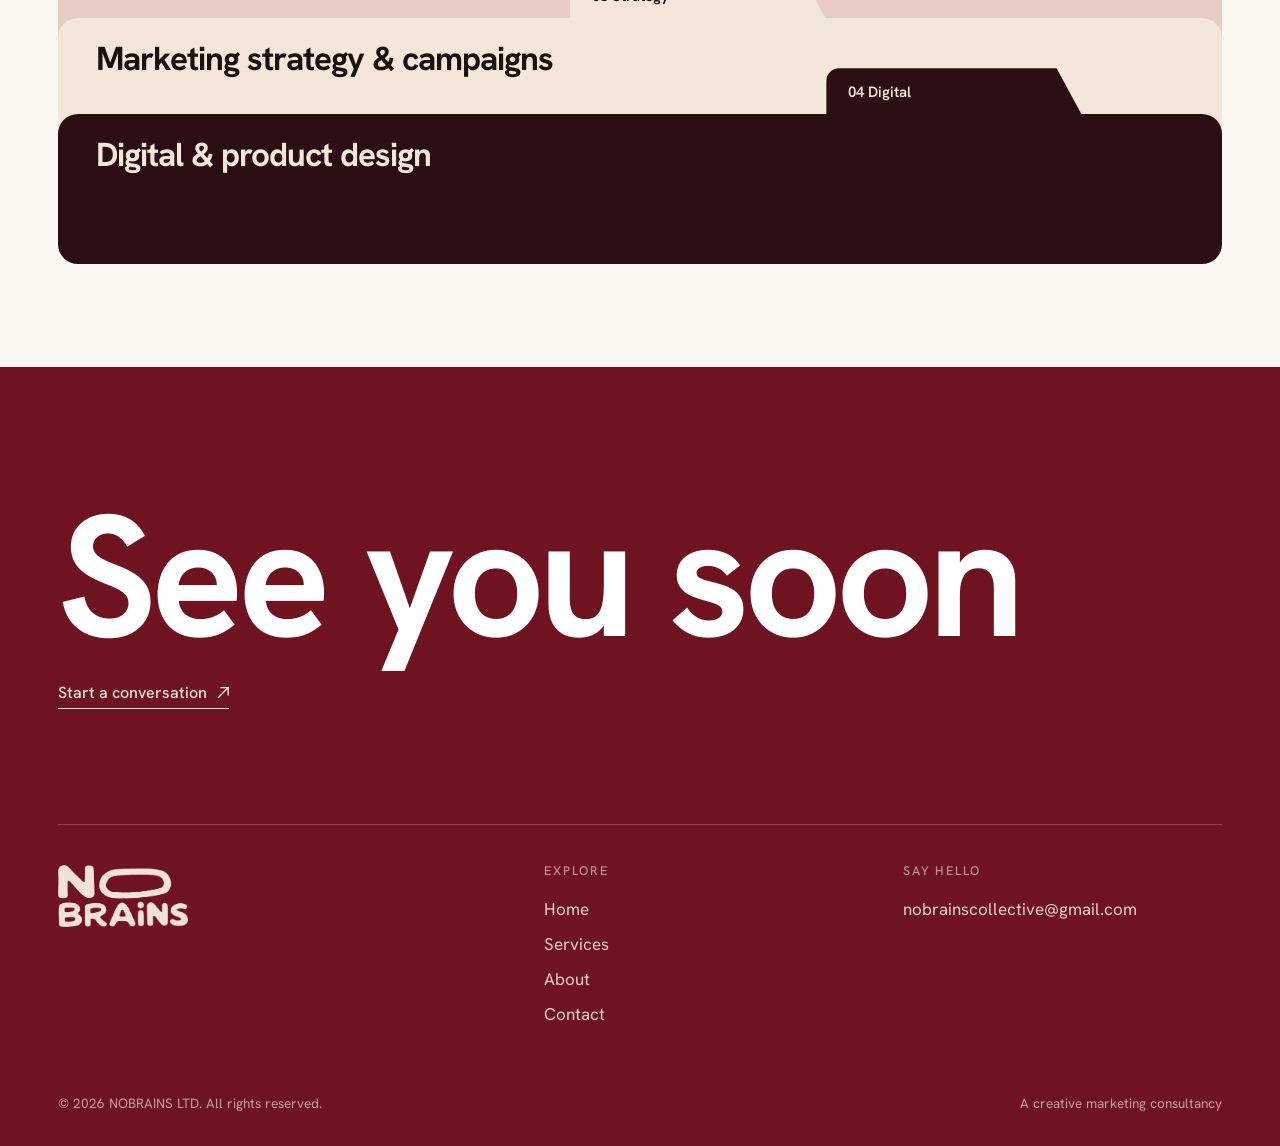
<file: design-ideas.html>
<!doctype html>
<html lang="en">
<head>
<meta charset="utf-8">
<meta name="viewport" content="width=device-width, initial-scale=1, viewport-fit=cover">
<title>Design ideas | NOBRAINS</title>
<meta name="robots" content="noindex">
<meta name="theme-color" content="#fbf8f2">
<link rel="icon" href="assets/favicon-32.png" sizes="32x32">
<link rel="apple-touch-icon" href="assets/favicon-180.png">
<script>(function(d){try{var s=sessionStorage,n=s.getItem("nbNav"),first=!s.getItem("nbSeen");s.removeItem("nbNav");s.setItem("nbSeen","1");if(first)d.dataset.first="1";if(matchMedia("(prefers-reduced-motion: reduce)").matches)return;var home=/(^|\/)(index\.html)?$/.test(location.pathname);if(n||(first&&!home)){d.classList.add("curtain-on");if(n)d.classList.add("curtain-nav");setTimeout(function(){d.classList.remove("curtain-on","curtain-nav")},7000)}}catch(e){}})(document.documentElement)</script>
<script>document.documentElement.classList.add('js')</script>
<link rel="preconnect" href="https://fonts.googleapis.com">
<link rel="preconnect" href="https://fonts.gstatic.com" crossorigin>
<link href="https://fonts.googleapis.com/css2?family=Hanken+Grotesk:wght@400..800&display=swap" rel="stylesheet">
<link rel="stylesheet" href="assets/css/style.css">
</head>
<body>
<div class="page-curtain" aria-hidden="true"><img src="assets/logo-cream-mark.png" alt="" width="692" height="330"></div>

<a class="skip" href="#main">Skip to content</a>

<header class="site-header">
  <div class="wrap">
    <a class="brand" href="index.html" aria-label="NOBRAINS home"><img src="assets/logo-red.png" alt="NOBRAINS" width="92" height="44"></a>
    <nav class="nav" aria-label="Main">
      <!-- portfolio hidden for now: <a href="work.html">Portfolio</a> -->
      <a href="services.html">Services</a>
      <a href="about.html">About</a>
      <a class="btn" href="contact.html">Let’s talk</a>
    </nav>
    <button class="menu-btn" type="button" aria-expanded="false" aria-controls="mobile-menu"><span class="lbl">Menu</span><span class="bars" aria-hidden="true"></span></button>
  </div>
</header>
<div class="mobile-menu" id="mobile-menu">
  <nav aria-label="Mobile">
    <a class="big" href="index.html">Home</a>
    <!-- portfolio hidden for now: <a class="big" href="work.html">Portfolio</a> -->
    <a class="big" href="services.html">Services</a>
    <a class="big" href="about.html">About</a>
    <a class="big" href="contact.html">Contact</a>
  </nav>
  <div class="mm-foot"><a href="mailto:nobrainscollective@gmail.com">nobrainscollective@gmail.com</a><span>We’ll take it from here.</span></div>
</div>

<style>
.di-note { background: var(--ink); color: var(--cream); font-size: 14px; padding: 10px var(--gutter); text-align: center; position: relative; z-index: 150; }
.di-block { padding-block: clamp(64px, 8vw, 120px); }
.di-block + .di-block { border-top: 1px solid var(--line); }
.di-block h2 { font-size: clamp(30px, 3.6vw, 56px); line-height: 1; margin: 12px 0 0; }
.di-cap { max-width: 54ch; color: var(--muted); margin-top: 16px; }
.di-block .svc-grid { margin-top: 12px; min-height: 520px; }

/* Option B: one Services folder, four divider folders inside it */
.vf { position: relative; margin: 76px 0 0; }
.vf__head { position: absolute; left: 0; bottom: calc(100% - 2px); width: clamp(200px, 24vw, 340px); height: 58px; padding: 0 28px; display: flex; align-items: center; background: var(--red); color: var(--cream); border-radius: 14px 0 0 0; clip-path: polygon(0 0, calc(100% - 34px) 0, 100% 100%, 0 100%); font: 700 clamp(20px, 1.8vw, 26px)/1 var(--f-display); letter-spacing: -.02em; }
.vf__body { background: var(--red); border-radius: 0 18px 18px 18px; padding: 56px clamp(14px, 1.6vw, 24px) 0; }
.vsvc-grid { display: flex; height: 460px; gap: 6px; align-items: stretch; }
.vsvc { --bg: var(--blush); --fg: var(--dark); position: relative; display: block; flex: 0 0 76px; min-width: 0; background: var(--bg); color: var(--fg); transition: flex-grow 1.1s var(--ease-io) .12s; }
.vsvc:nth-child(1) { --bg: var(--blush); }
.vsvc:nth-child(2) { --bg: var(--cream); }
.vsvc:nth-child(3) { --bg: #d4aea6; }
.vsvc:nth-child(4) { --bg: #2a0e12; --fg: var(--cream); }
.vsvc__tab { position: absolute; left: 0; bottom: calc(100% - 2px); width: 76px; height: 42px; display: flex; align-items: center; padding-left: 16px; background: var(--bg); color: var(--fg); border-radius: 10px 0 0 0; clip-path: polygon(0 0, calc(100% - 16px) 0, 100% 100%, 0 100%); font-size: 13px; font-weight: 700; }
.vsvc__label { position: absolute; left: 14px; bottom: 22px; max-height: calc(100% - 44px); writing-mode: vertical-rl; transform: rotate(180deg); font: 600 20px/1.1 var(--f-display); letter-spacing: -.01em; white-space: nowrap; }
.vsvc__in { position: absolute; inset: 0 0 0 76px; overflow: hidden; padding: 30px 32px 28px 8px; opacity: 0; transition: opacity .3s ease; }
.vsvc__in > * { min-width: min(320px, 24vw); }
.vsvc__in p { font-size: clamp(20px, 1.8vw, 26px); line-height: 1.2; font-weight: 500; letter-spacing: -.015em; max-width: 22ch; }
.vsvc__in ul { margin-top: 28px; font-size: 15px; max-width: 420px; }
.vsvc__in li { padding: 11px 0; border-top: 1px solid color-mix(in srgb, currentColor 25%, transparent); }
.vsvc__in li:first-child { border-top: 0; }
.vsvc.is-open, .vsvc:focus-visible, html:not(.js) .vsvc:first-child { flex: 1 1 76px; }
.vsvc.is-open .vsvc__in, .vsvc:focus-visible .vsvc__in, html:not(.js) .vsvc:first-child .vsvc__in { opacity: 1; transition: opacity .5s ease .7s; }
@media (hover: none), (max-width: 1080px) {
  .vsvc-grid { flex-direction: column; height: auto; }
  .vsvc { flex: none; border-radius: 14px; }
  .vsvc__tab { display: none; }
  .vsvc__label { position: static; max-height: none; writing-mode: horizontal-tb; transform: none; padding: 20px 22px 0; display: block; font-size: 22px; }
  .vsvc__in { position: static; opacity: 1; padding: 10px 22px 22px; }
  .vsvc__in > * { min-width: 0; }
}

/* Option C: folders stacked on top of each other, only the top of each shows */
.fstack { margin-top: 40px; }
.fold { position: relative; margin-top: 52px; outline: none; }
.fold + .fold { margin-top: -54px; }
.fold:nth-child(1) { z-index: 1; } .fold:nth-child(2) { z-index: 2; } .fold:nth-child(3) { z-index: 3; } .fold:nth-child(4) { z-index: 4; }
.fold__tab { position: absolute; bottom: calc(100% - 2px); left: calc(var(--i) * 22%); width: 22%; min-width: 150px; height: 48px; display: flex; align-items: center; padding-left: 22px; background: var(--bg); color: var(--fg); border-radius: 14px 0 0 0; clip-path: polygon(0 0, calc(100% - 26px) 0, 100% 100%, 0 100%); font-size: 15px; font-weight: 600; }
.fold__body { display: grid; grid-template-columns: 1fr 1.1fr; gap: 40px; align-items: start; background: var(--bg); color: var(--fg); border-radius: 0 20px 20px 20px; padding: 24px clamp(22px, 3vw, 44px); height: 150px; overflow: hidden; transition: height .9s var(--ease-io) .1s; }
.fold:nth-child(n+2) .fold__body { border-radius: 20px; }
.fold h3 { font-size: clamp(24px, 2.6vw, 40px); letter-spacing: -.03em; line-height: 1.05; }
.fold p { margin-top: 14px; max-width: 30ch; opacity: 0; transition: opacity .4s ease; }
.fold ul { font-size: 16px; opacity: 0; transition: opacity .4s ease; }
.fold li { padding: 12px 0; border-top: 1px solid color-mix(in srgb, currentColor 25%, transparent); }
.fold li:first-child { border-top: 0; }
.fold.is-open .fold__body, .fold:focus-visible .fold__body, html:not(.js) .fold:first-child .fold__body { height: 390px; }
.fold.is-open p, .fold.is-open ul, .fold:focus-visible p, .fold:focus-visible ul, html:not(.js) .fold:first-child p, html:not(.js) .fold:first-child ul { opacity: 1; transition-delay: .7s; }
@media (hover: none), (max-width: 860px) { .fold__body { height: auto; grid-template-columns: 1fr; gap: 18px; } .fold p, .fold ul { opacity: 1; } .fold__tab { left: 0; } .fold + .fold { margin-top: 52px; } }
</style>

<p class="di-note">Design ideas: three ways to show the services as folders. Not linked from the site.</p>
<main id="main">
  <section class="page-hero">
    <div class="wrap">
      <h1 class="t-xl"><span class="ln">Design</span><span class="ln">ideas.</span></h1>
      <div class="page-hero__row"><p class="t-lead">Three folder styles for the Services section.</p><p class="t-body-l muted">A is the one on the home page now. B and C are alternatives. Hover the folders to try them.</p></div>
    </div>
  </section>

  <section class="di-block">
    <div class="wrap">
      <span class="eyebrow">Option A</span>
      <h2>Folders that open downward.</h2>
      <p class="di-cap">Four closed folders side by side. Hover one and it slowly opens to show what is inside.</p>
      <div class="svc-grid">
        <a class="svc" href="services.html#stage-1"><span class="num">01</span><h3>Branding &amp; brand development</h3><p>We build brands with identity, direction and purpose.</p><ul><li>Brand strategy &amp; positioning</li><li>Brand naming &amp; storytelling</li><li>Logo design &amp; visual identity</li><li>Brand guidelines &amp; brand books</li></ul></a>
        <a class="svc" href="services.html#stage-2"><span class="num">02</span><h3>Social media &amp; content production</h3><p>We make brands impossible to scroll past.</p><ul><li>Social media strategy &amp; management</li><li>Art direction &amp; campaign concepts</li><li>Photography &amp; videography</li><li>Community management &amp; reporting</li></ul></a>
        <a class="svc" href="services.html#stage-3"><span class="num">03</span><h3>Marketing strategy &amp; campaigns</h3><p>Creative ideas backed by business thinking.</p><ul><li>Marketing strategy &amp; consultation</li><li>Market research &amp; competitor analysis</li><li>Go-to-market &amp; launch strategies</li><li>Integrated campaign development</li></ul></a>
        <a class="svc" href="services.html#stage-4"><span class="num">04</span><h3>Digital &amp; product design</h3><p>We turn ideas into functional, thoughtful digital experiences.</p><ul><li>Website design &amp; development</li><li>UX/UI design</li><li>Digital product design</li><li>E-commerce experience design</li></ul></a>
      </div>
    </div>
  </section>

  <section class="di-block">
    <div class="wrap">
      <span class="eyebrow">Option B</span>
      <h2>One Services folder, four dividers inside.</h2>
      <p class="di-cap">Hover a tab and that divider slides open and stays open until you pick another.</p>
      <div class="vf">
        <div class="vf__head">Services</div>
        <div class="vf__body">
          <div class="vsvc-grid" data-folders>
          <a class="vsvc" href="services.html#stage-1"><span class="vsvc__tab">01</span><h3 class="vsvc__label">Branding &amp; brand development</h3><div class="vsvc__in"><p>We build brands with identity, direction and purpose.</p><ul><li>Brand strategy &amp; positioning</li><li>Brand naming &amp; storytelling</li><li>Logo design &amp; visual identity</li><li>Brand guidelines &amp; brand books</li></ul></div></a>
          <a class="vsvc" href="services.html#stage-2"><span class="vsvc__tab">02</span><h3 class="vsvc__label">Social media &amp; content production</h3><div class="vsvc__in"><p>We make brands impossible to scroll past.</p><ul><li>Social media strategy &amp; management</li><li>Art direction &amp; campaign concepts</li><li>Photography &amp; videography</li><li>Community management &amp; reporting</li></ul></div></a>
          <a class="vsvc" href="services.html#stage-3"><span class="vsvc__tab">03</span><h3 class="vsvc__label">Marketing strategy &amp; campaigns</h3><div class="vsvc__in"><p>Creative ideas backed by business thinking.</p><ul><li>Marketing strategy &amp; consultation</li><li>Market research &amp; competitor analysis</li><li>Go-to-market &amp; launch strategies</li><li>Integrated campaign development</li></ul></div></a>
          <a class="vsvc" href="services.html#stage-4"><span class="vsvc__tab">04</span><h3 class="vsvc__label">Digital &amp; product design</h3><div class="vsvc__in"><p>We turn ideas into functional, thoughtful digital experiences.</p><ul><li>Website design &amp; development</li><li>UX/UI design</li><li>Digital product design</li><li>E-commerce experience design</li></ul></div></a>
          </div>
        </div>
      </div>
    </div>
  </section>

  <section class="di-block">
    <div class="wrap">
      <span class="eyebrow">Option C</span>
      <h2>Folders stacked like a real file drawer.</h2>
      <p class="di-cap">Only the top of each folder shows. Hover one and it opens, pushing the rest down. It stays open until you pick another.</p>
      <div class="fstack" data-folders>
        <article class="fold" style="--i:0;--bg:var(--red);--fg:var(--cream)" tabindex="0">
          <span class="fold__tab">01 Branding</span>
          <div class="fold__body"><div><h3>Branding &amp; brand development</h3><p>We build brands with identity, direction and purpose.</p></div><ul><li>Brand strategy &amp; positioning</li><li>Brand naming &amp; storytelling</li><li>Logo design &amp; visual identity</li><li>Brand guidelines &amp; brand books</li></ul></div>
        </article>
        <article class="fold" style="--i:1;--bg:var(--blush);--fg:var(--dark)" tabindex="0">
          <span class="fold__tab">02 Content</span>
          <div class="fold__body"><div><h3>Social media &amp; content production</h3><p>We make brands impossible to scroll past.</p></div><ul><li>Social media strategy &amp; management</li><li>Art direction &amp; campaign concepts</li><li>Photography &amp; videography</li><li>Community management &amp; reporting</li></ul></div>
        </article>
        <article class="fold" style="--i:2;--bg:var(--cream);--fg:var(--dark)" tabindex="0">
          <span class="fold__tab">03 Strategy</span>
          <div class="fold__body"><div><h3>Marketing strategy &amp; campaigns</h3><p>Creative ideas backed by business thinking.</p></div><ul><li>Marketing strategy &amp; consultation</li><li>Market research &amp; competitor analysis</li><li>Go-to-market &amp; launch strategies</li><li>Integrated campaign development</li></ul></div>
        </article>
        <article class="fold" style="--i:3;--bg:#2a0e12;--fg:var(--cream)" tabindex="0">
          <span class="fold__tab">04 Digital</span>
          <div class="fold__body"><div><h3>Digital &amp; product design</h3><p>We turn ideas into functional, thoughtful digital experiences.</p></div><ul><li>Website design &amp; development</li><li>UX/UI design</li><li>Digital product design</li><li>E-commerce experience design</li></ul></div>
        </article>
      </div>
    </div>
  </section>
</main>

<footer class="site-footer">
  <div class="wrap">
    <a class="soon" href="contact.html" aria-label="See you soon. Get in touch"><span class="soon__text">See you soon</span></a>
    <a class="soon__cta" href="contact.html">Start a conversation<svg class="arr" viewBox="0 0 16 16" aria-hidden="true" focusable="false"><path d="M2 14L14 2M5 2H14V11" pathLength="1" fill="none" stroke="currentColor" stroke-width="1.8" stroke-linecap="square" stroke-miterlimit="10"/></svg></a>
    <div class="footer-grid">
      <div>
        <img src="assets/logo-cream-mark.png" alt="NOBRAINS" width="130" height="62" loading="lazy">
      </div>
      <div>
        <h4>Explore</h4>
        <ul><li><a href="index.html">Home</a></li><!-- portfolio hidden for now: <li><a href="work.html">Portfolio</a></li> --><li><a href="services.html">Services</a></li><li><a href="about.html">About</a></li><li><a href="contact.html">Contact</a></li></ul>
      </div>
      <div>
        <h4>Say hello</h4>
        <ul><li><a href="mailto:nobrainscollective@gmail.com">nobrainscollective@gmail.com</a></li></ul>
      </div>
    </div>
    <div class="footer-base"><span>© <span data-year>2026</span> NOBRAINS LTD. All rights reserved.</span><span>A creative marketing consultancy</span></div>
  </div>
</footer>

<script src="assets/js/projects.js"></script>
<script src="assets/js/main.js"></script>
<script src="assets/js/curtain.js"></script>
<script>
(function () {
  document.querySelectorAll("[data-folders]").forEach(function (set) {
    var items = Array.prototype.slice.call(set.children), timer;
    function open(it) { items.forEach(function (x) { x.classList.toggle("is-open", x === it); }); }
    open(items[0]);
    items.forEach(function (it) {
      var tr = it.querySelectorAll(".vsvc__tab, .vsvc__label"); tr = tr.length ? Array.prototype.slice.call(tr) : [it];
      tr.forEach(function (el) {
        el.addEventListener("mouseenter", function () { clearTimeout(timer); timer = setTimeout(function () { open(it); }, 120); });
        el.addEventListener("mouseleave", function () { clearTimeout(timer); });
      });
      it.addEventListener("focusin", function () { open(it); });
    });
  });
})();
</script>
</body>
</html>
</file>
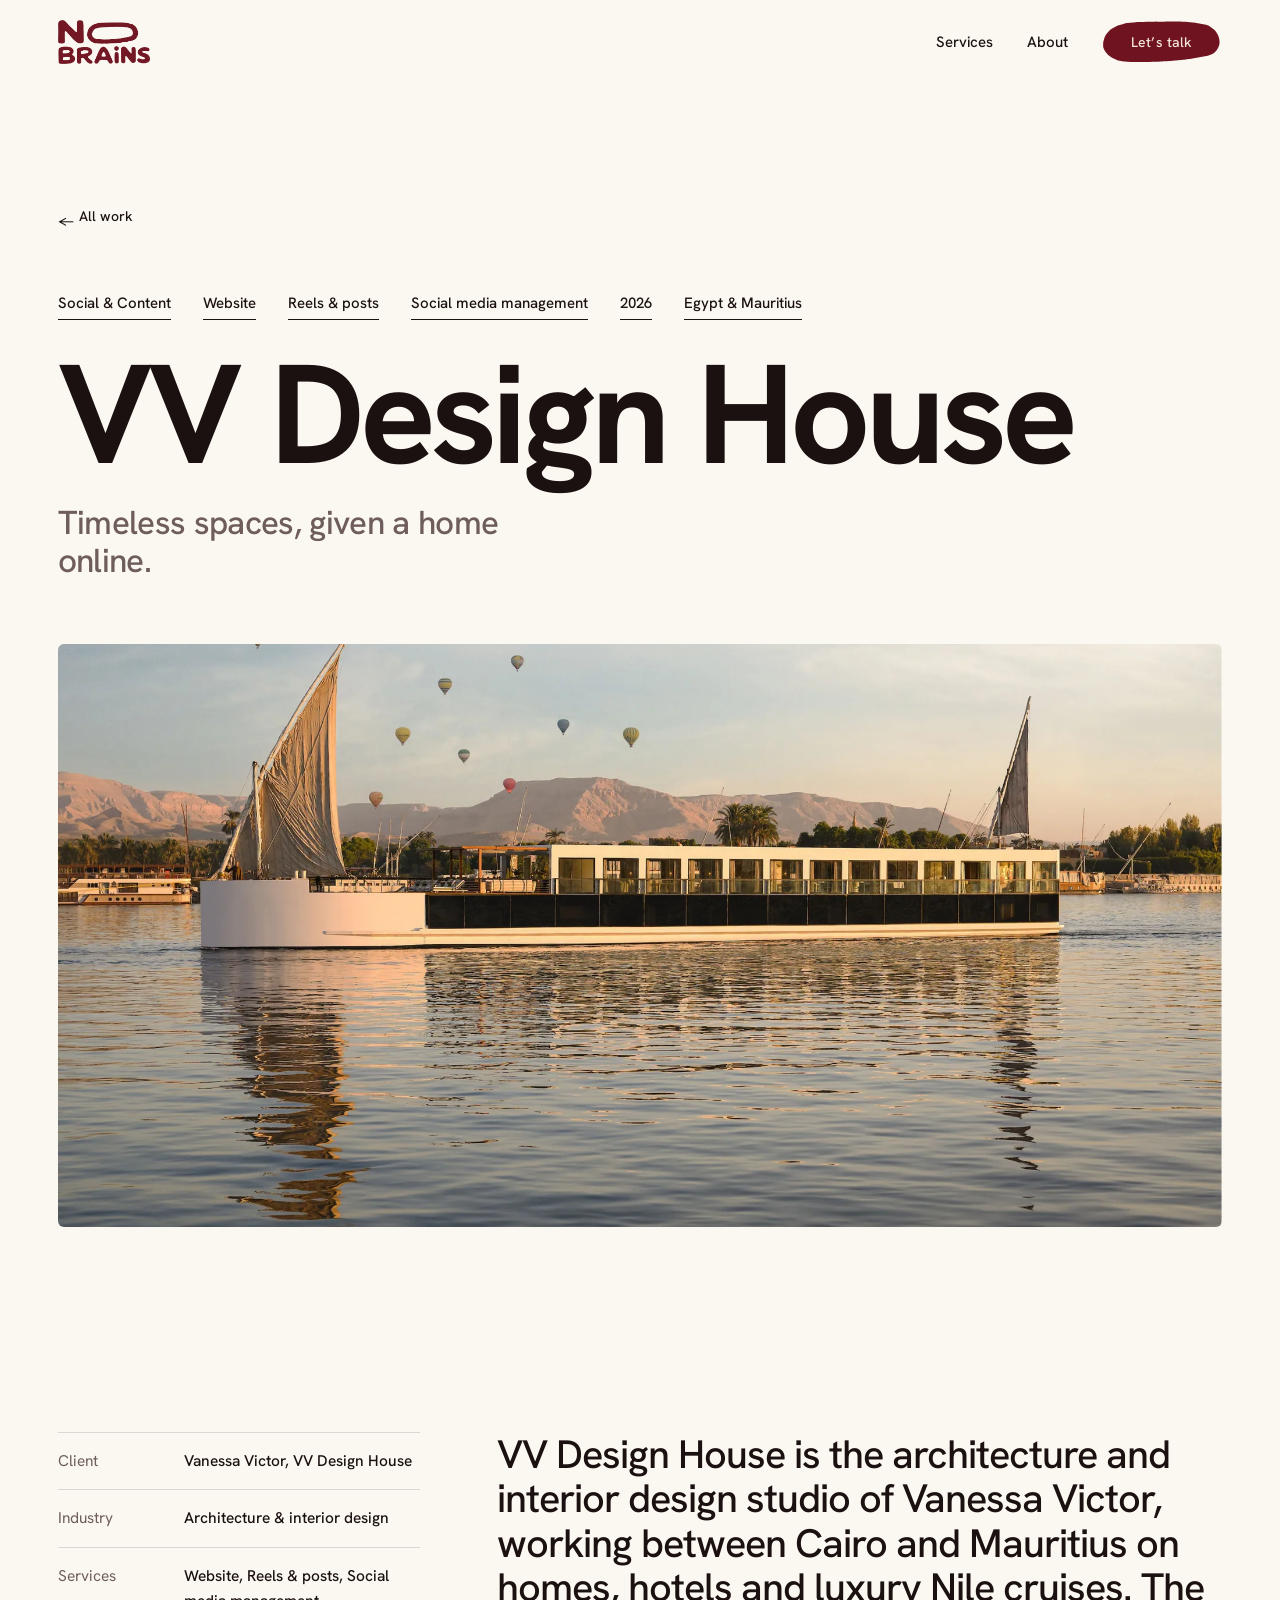
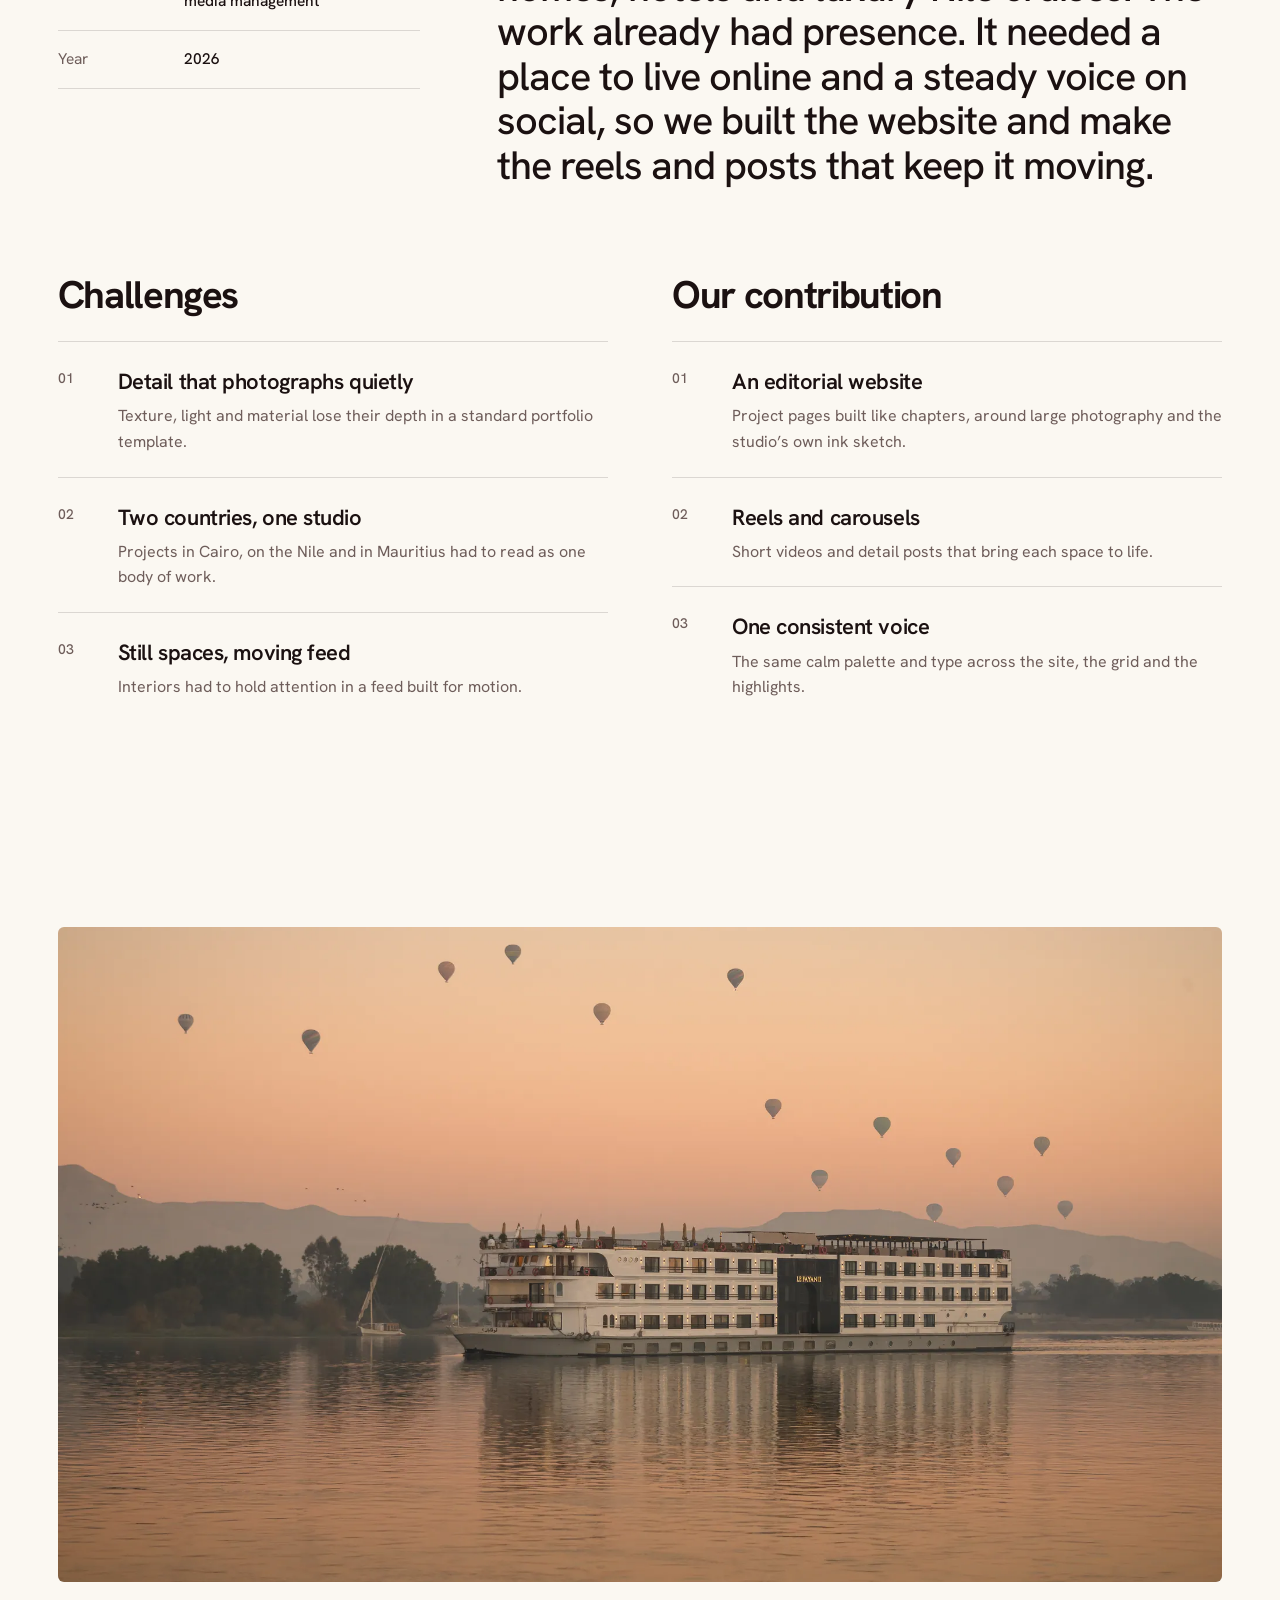
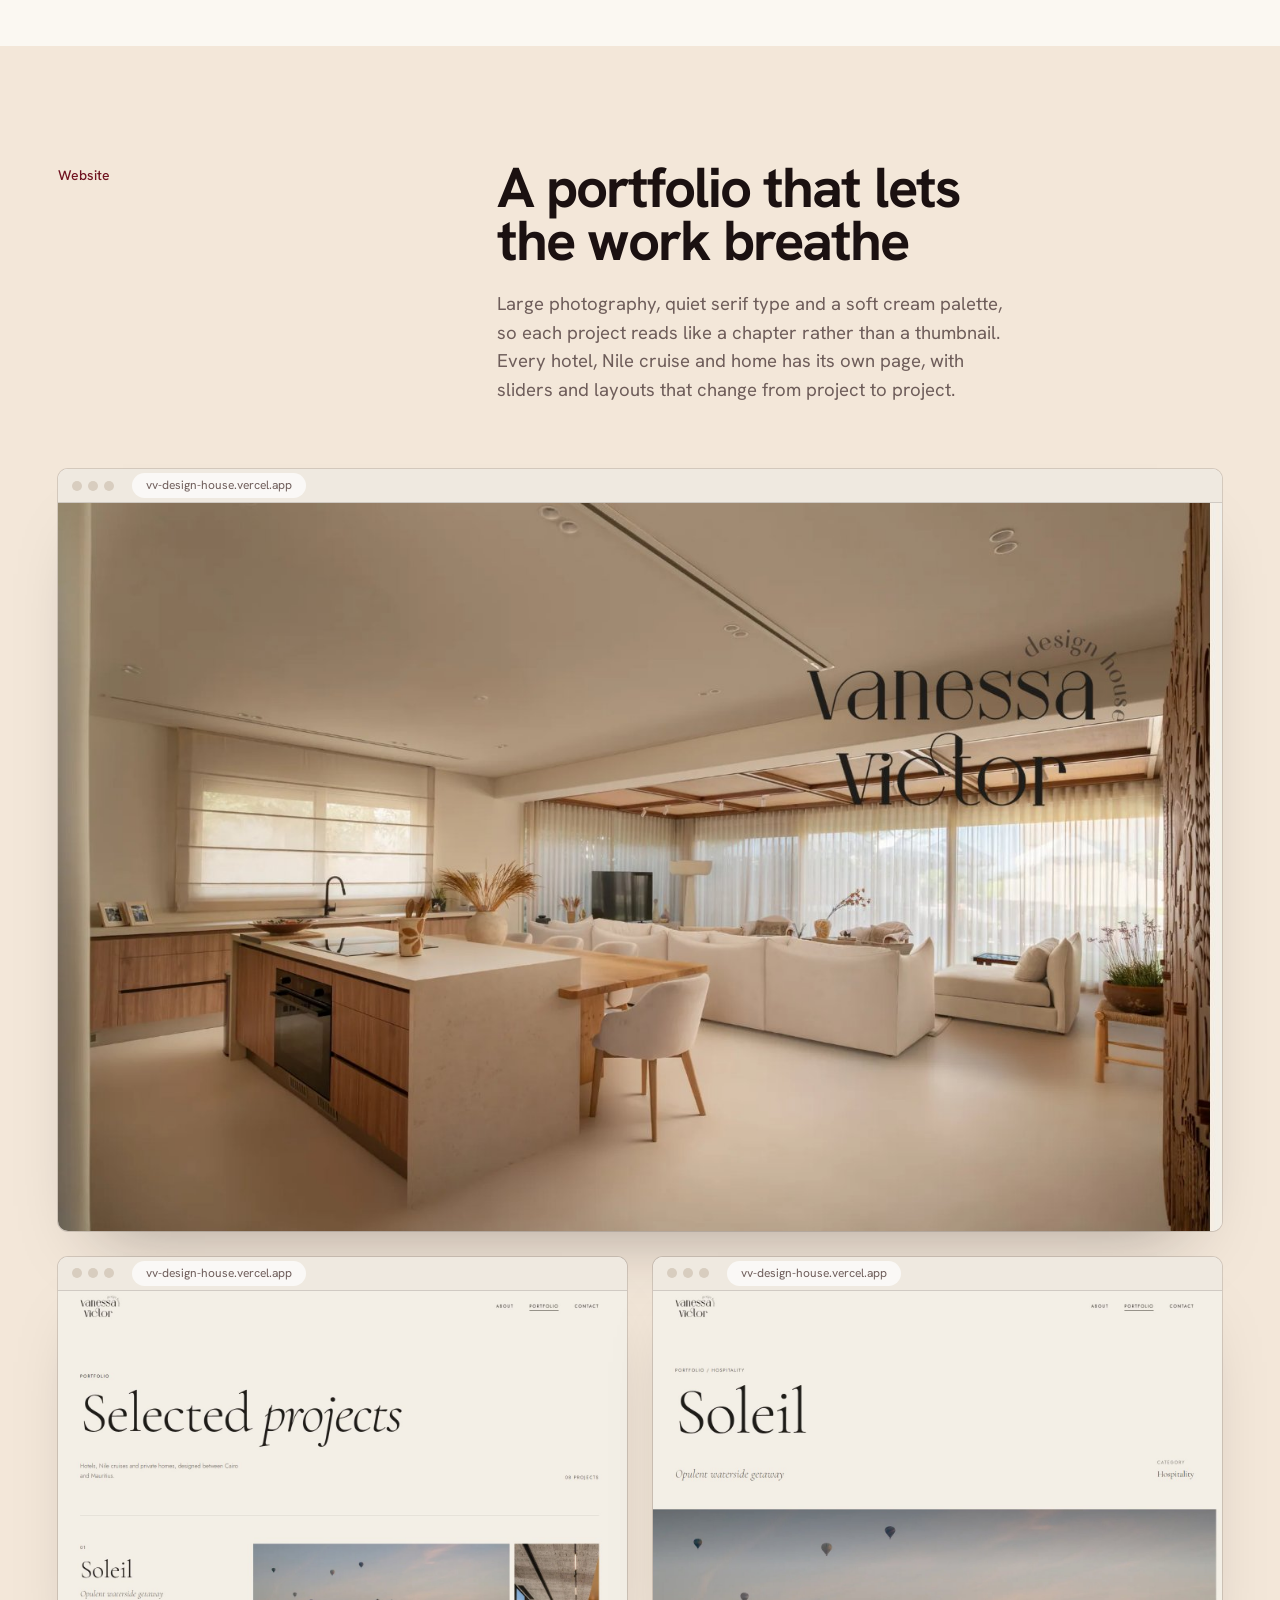
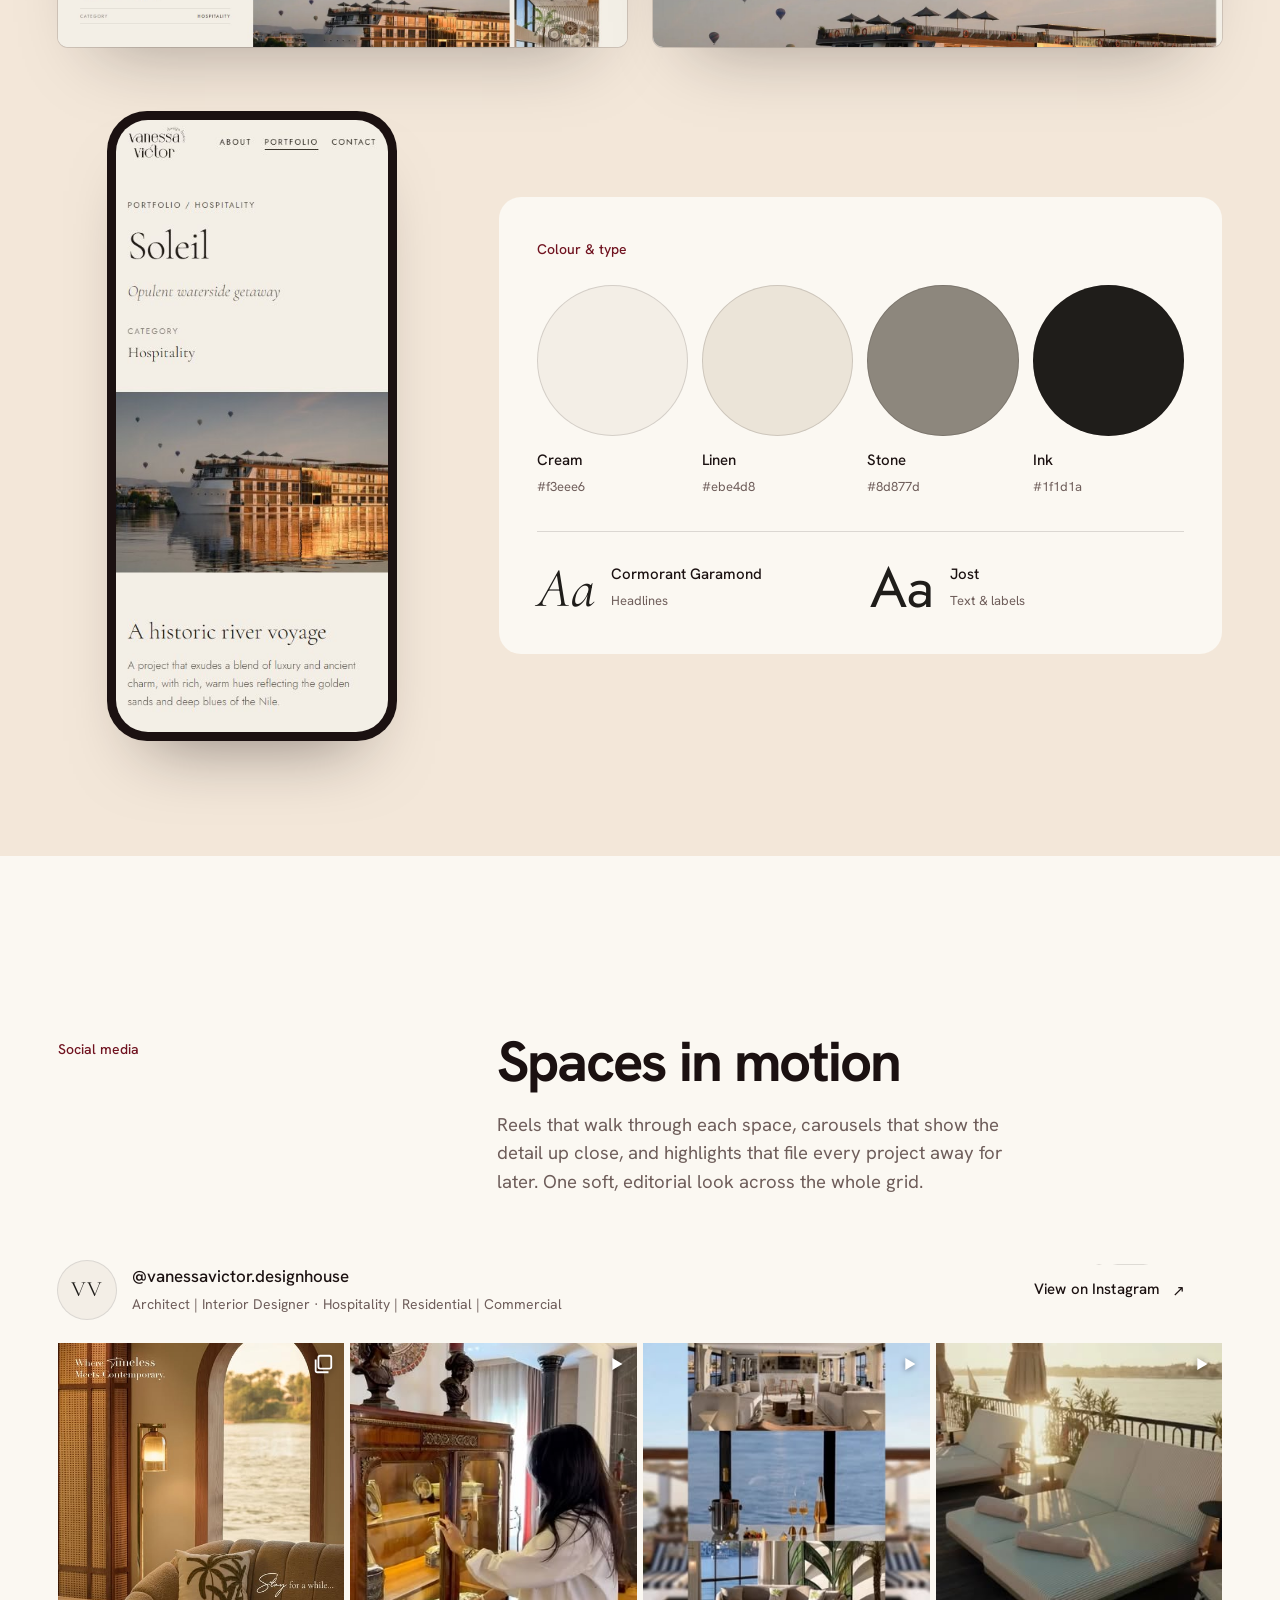
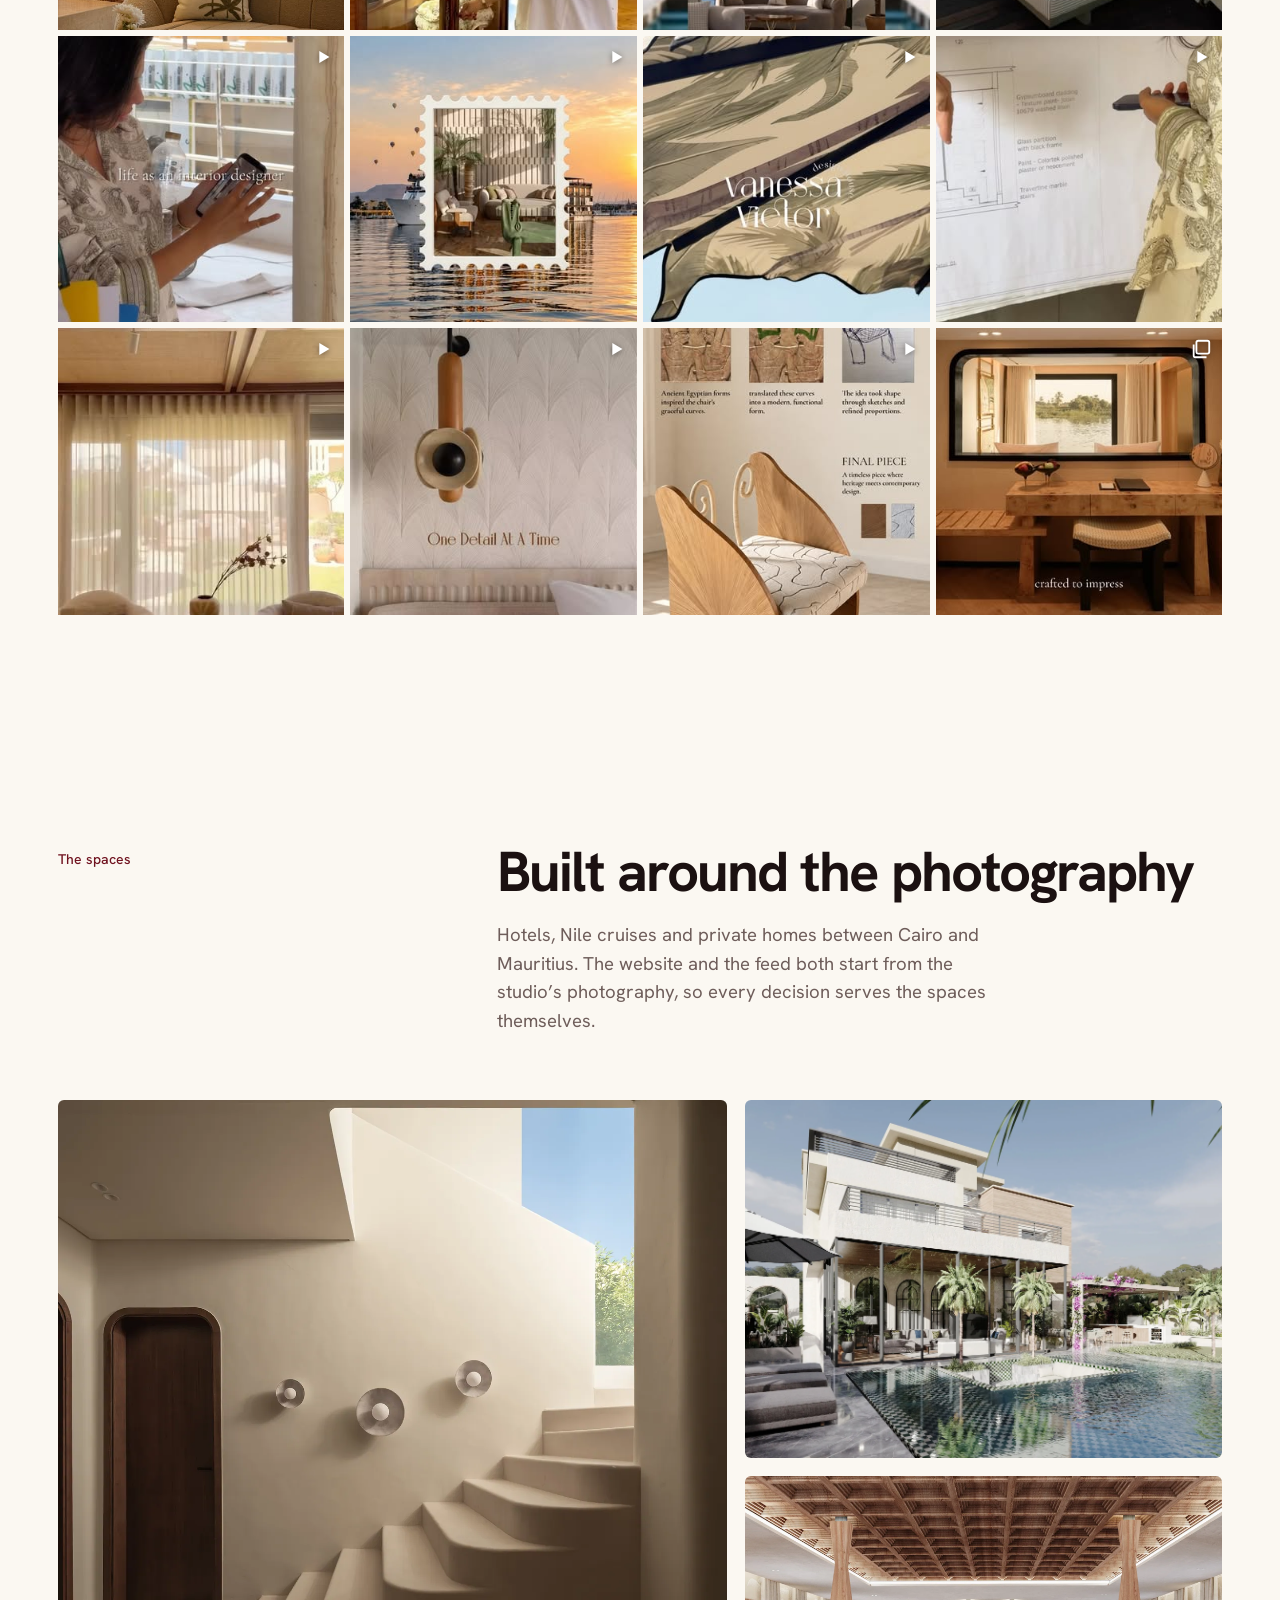
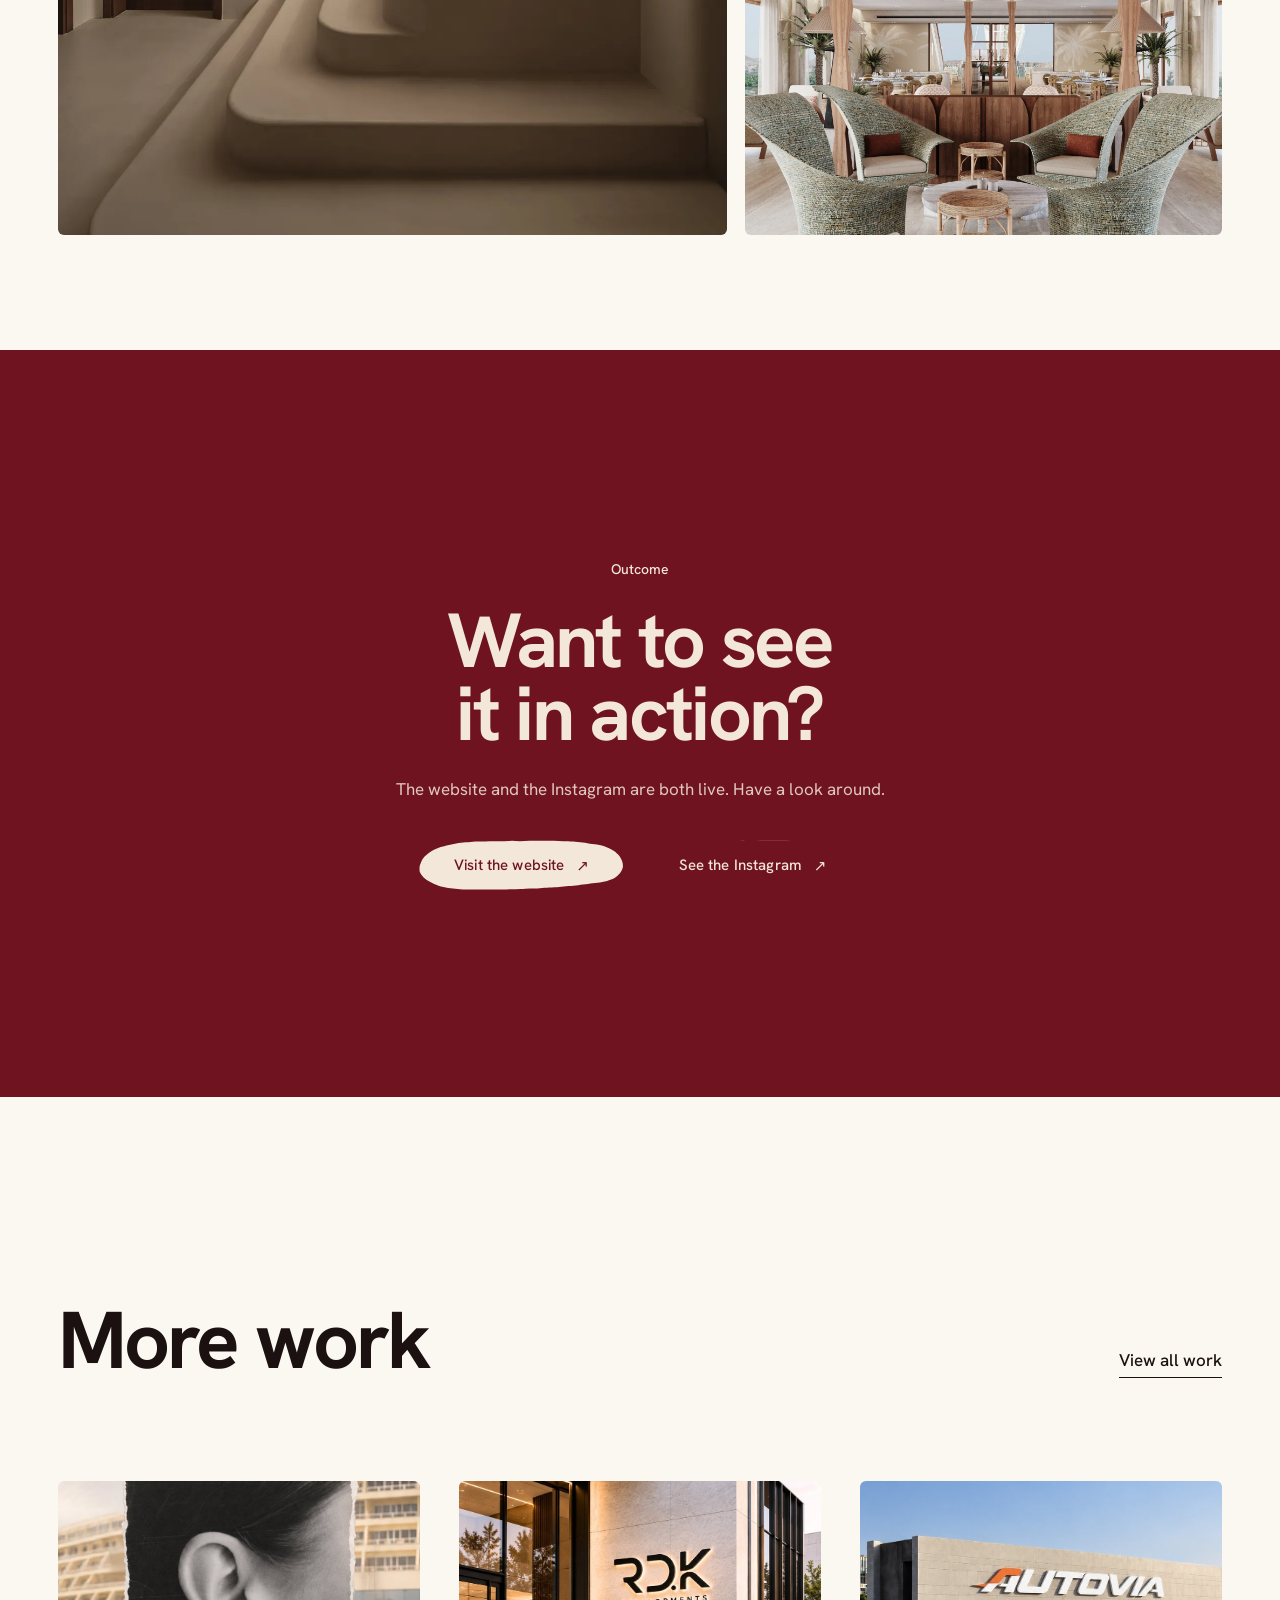
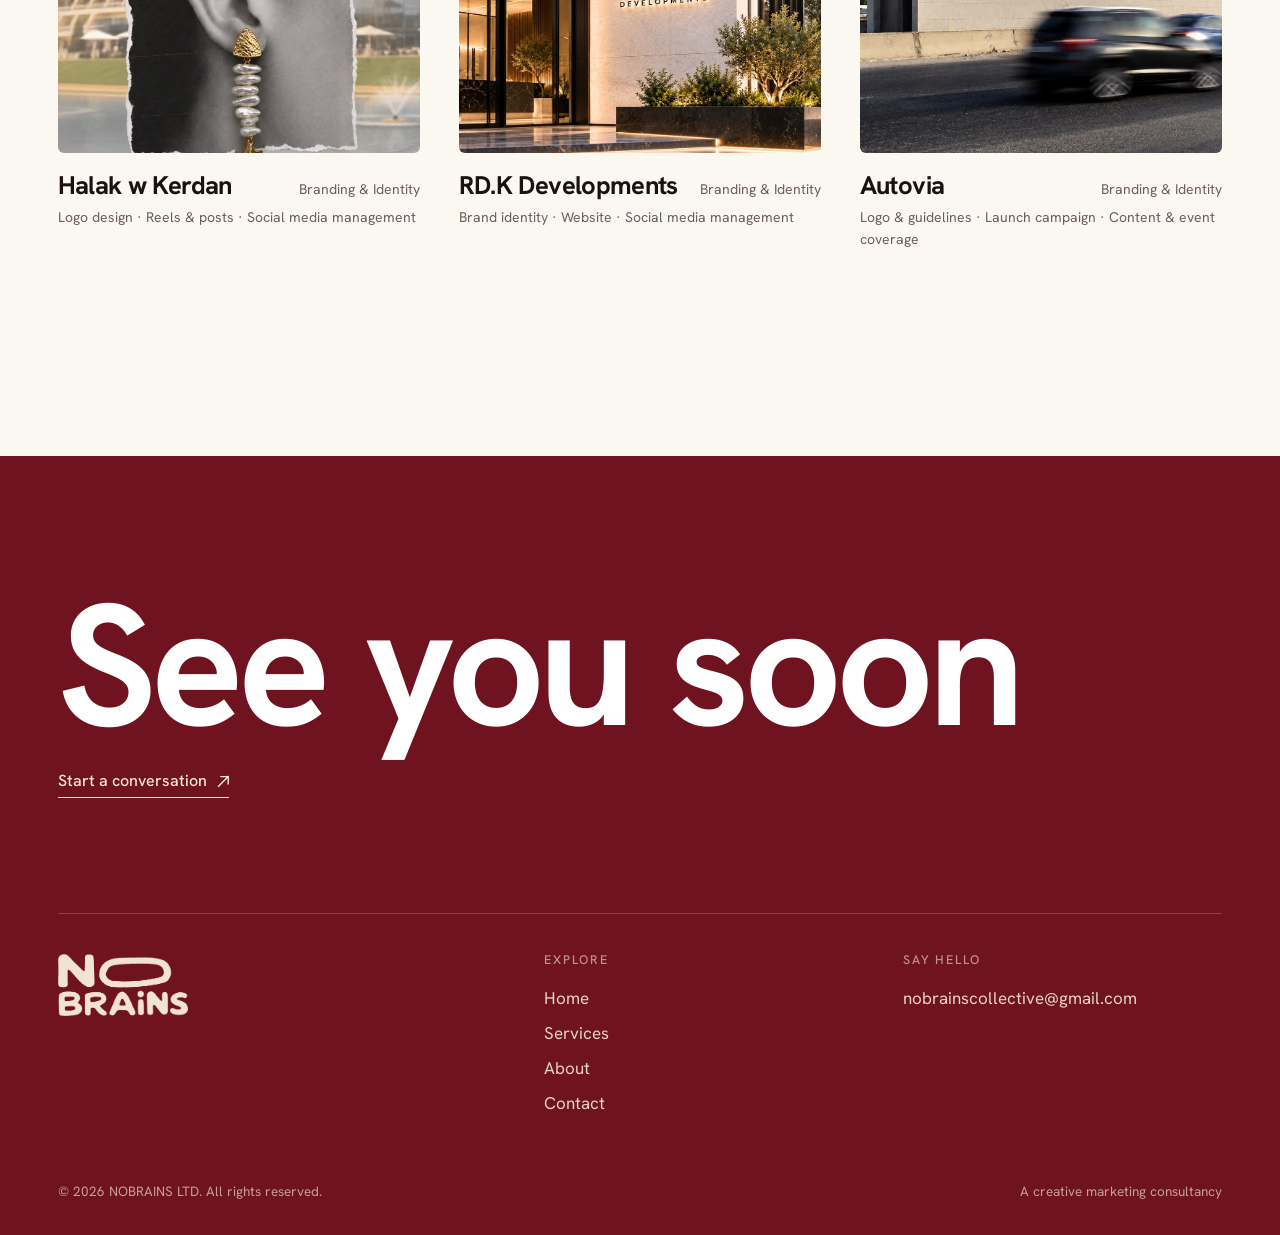
<file: project.html>
<!doctype html>
<html lang="en">
<head>
<meta charset="utf-8">
<meta name="viewport" content="width=device-width, initial-scale=1, viewport-fit=cover">
<title>Case study | NOBRAINS</title>
<meta name="description" content="A NOBRAINS case study: the challenge, our contribution and the work.">
<meta name="theme-color" content="#fbf8f2">
<link rel="icon" href="assets/favicon-32.png" sizes="32x32">
<link rel="apple-touch-icon" href="assets/favicon-180.png">
<script>(function(d){try{var s=sessionStorage,n=s.getItem("nbNav"),first=!s.getItem("nbSeen");s.removeItem("nbNav");s.setItem("nbSeen","1");if(first)d.dataset.first="1";if(matchMedia("(prefers-reduced-motion: reduce)").matches)return;var home=/(^|\/)(index\.html)?$/.test(location.pathname);if(n||(first&&!home)){d.classList.add("curtain-on");if(n)d.classList.add("curtain-nav");setTimeout(function(){d.classList.remove("curtain-on","curtain-nav")},7000)}}catch(e){}})(document.documentElement)</script>
<script>document.documentElement.classList.add('js')</script>
<link rel="preconnect" href="https://fonts.googleapis.com">
<link rel="preconnect" href="https://fonts.gstatic.com" crossorigin>
<link href="https://fonts.googleapis.com/css2?family=Hanken+Grotesk:wght@400..800&family=Cormorant+Garamond:ital,wght@0,400;0,700;1,400&family=Jost:wght@400&family=Aref+Ruqaa:wght@700&family=Montserrat:wght@500&family=Poppins:wght@600&display=swap" rel="stylesheet">
<link rel="stylesheet" href="assets/css/style.css">
</head>
<body>
<div class="page-curtain" aria-hidden="true"><img src="assets/logo-cream-mark.png" alt="" width="692" height="330"></div>

<a class="skip" href="#main">Skip to content</a>

<header class="site-header">
  <div class="wrap">
    <a class="brand" href="index.html" aria-label="NOBRAINS home"><img src="assets/logo-red.png" alt="NOBRAINS" width="92" height="44"></a>
    <nav class="nav" aria-label="Main">
      <!-- portfolio hidden for now: <a href="work.html" aria-current="page">Portfolio</a> -->
      <a href="services.html">Services</a>
      <a href="about.html">About</a>
      <a class="btn" href="contact.html">Let’s talk</a>
    </nav>
    <button class="menu-btn" type="button" aria-expanded="false" aria-controls="mobile-menu"><span class="lbl">Menu</span><span class="bars" aria-hidden="true"></span></button>
  </div>
</header>
<div class="mobile-menu" id="mobile-menu">
  <nav aria-label="Mobile">
    <a class="big" href="index.html">Home</a>
    <!-- portfolio hidden for now: <a class="big" href="work.html" aria-current="page">Portfolio</a> -->
    <a class="big" href="services.html">Services</a>
    <a class="big" href="about.html">About</a>
    <a class="big" href="contact.html">Contact</a>
  </nav>
  <div class="mm-foot"><a href="mailto:nobrainscollective@gmail.com">nobrainscollective@gmail.com</a><span>We’ll take it from here.</span></div>
</div>

<!-- Filled from assets/js/projects.js using ?id= in the URL -->
<main id="main"><div id="case-study"><noscript><section class="page-hero"><div class="wrap"><p>Turn on JavaScript to view this case study.</p></div></section></noscript></div></main>

<footer class="site-footer">
  <div class="wrap">
    <a class="soon" href="contact.html" aria-label="See you soon. Get in touch"><span class="soon__text">See you soon</span></a>
    <a class="soon__cta" href="contact.html">Start a conversation<svg class="arr" viewBox="0 0 16 16" aria-hidden="true" focusable="false"><path d="M2 14L14 2M5 2H14V11" pathLength="1" fill="none" stroke="currentColor" stroke-width="1.8" stroke-linecap="square" stroke-miterlimit="10"/></svg></a>
    <div class="footer-grid">
      <div>
        <img src="assets/logo-cream-mark.png" alt="NOBRAINS" width="130" height="62" loading="lazy">
      </div>
      <div>
        <h4>Explore</h4>
        <ul><li><a href="index.html">Home</a></li><!-- portfolio hidden for now: <li><a href="work.html">Portfolio</a></li> --><li><a href="services.html">Services</a></li><li><a href="about.html">About</a></li><li><a href="contact.html">Contact</a></li></ul>
      </div>
      <div>
        <h4>Say hello</h4>
        <ul><li><a href="mailto:nobrainscollective@gmail.com">nobrainscollective@gmail.com</a></li></ul>
      </div>
    </div>
    <div class="footer-base"><span>© <span data-year>2026</span> NOBRAINS LTD. All rights reserved.</span><span>A creative marketing consultancy</span></div>
  </div>
</footer>

<script src="assets/js/projects.js"></script>
<script src="assets/js/main.js"></script>
<script src="assets/js/curtain.js"></script>
</body>
</html>
</file>
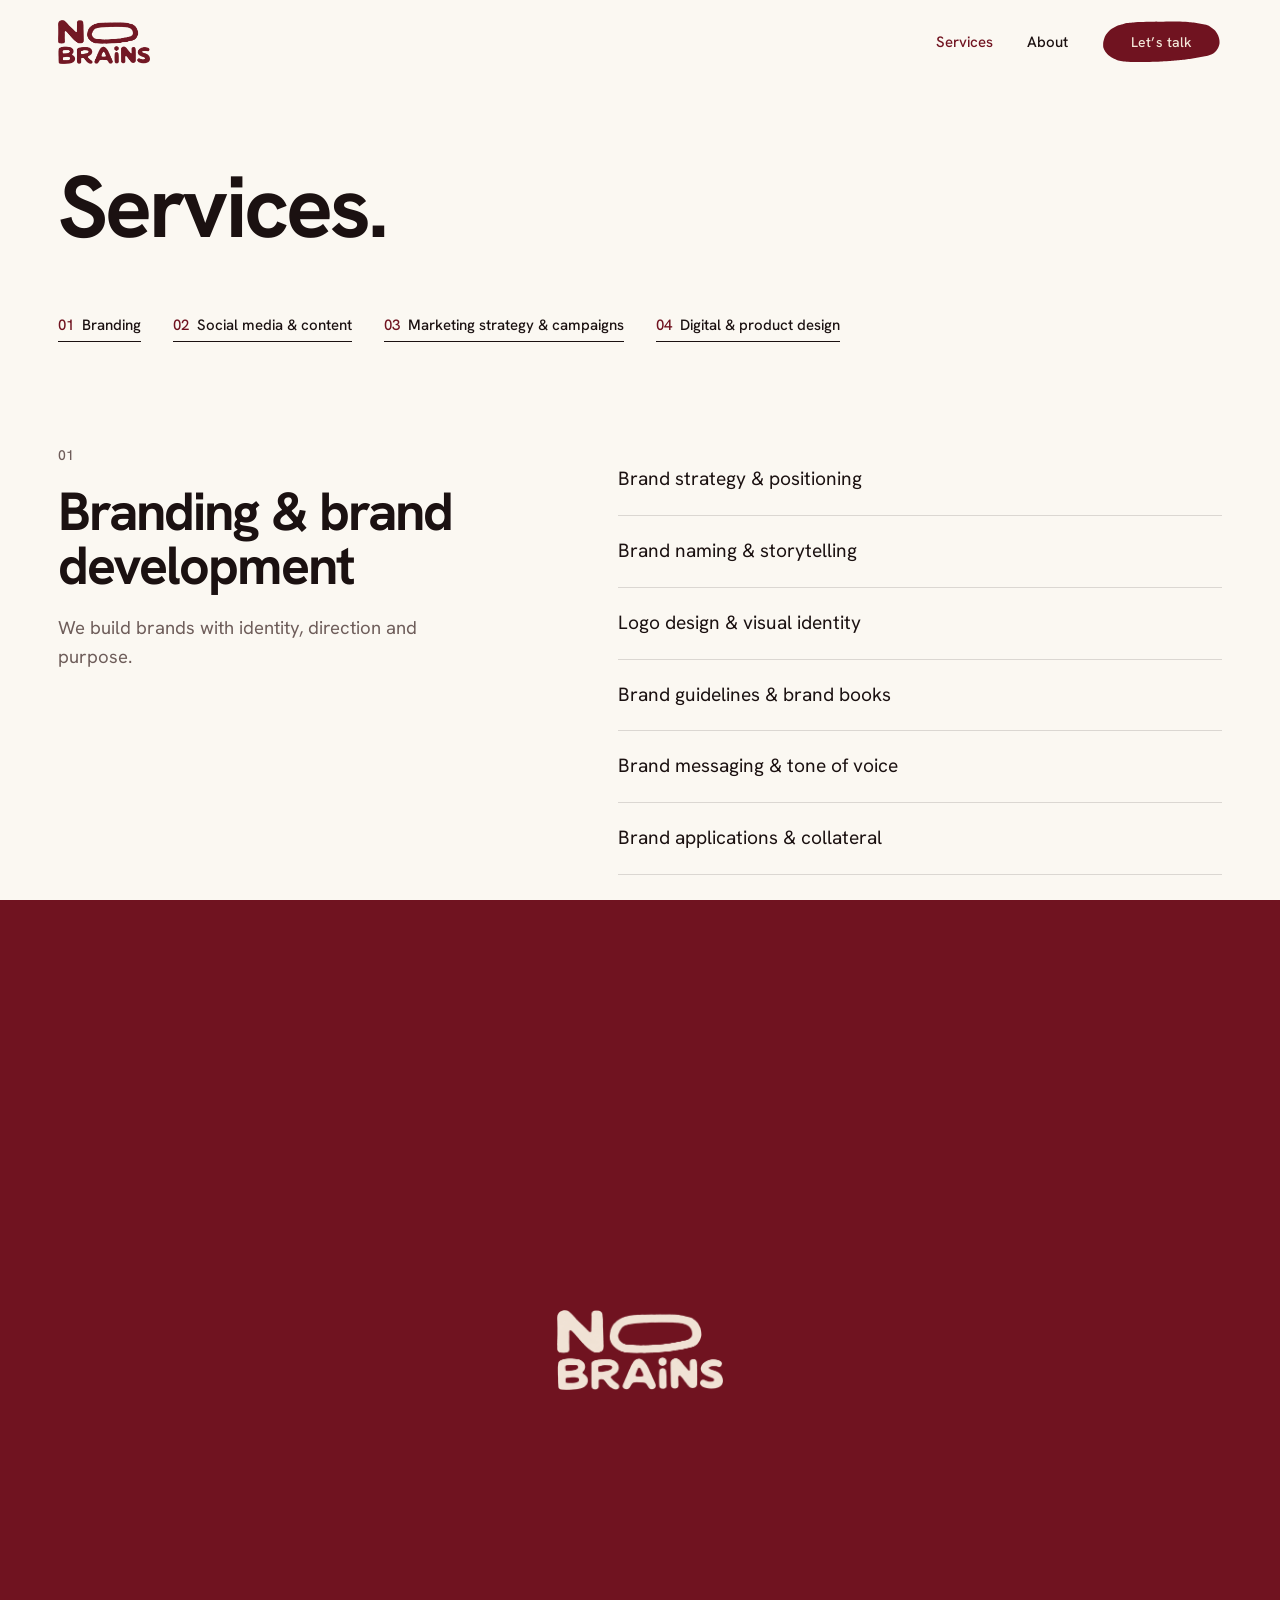
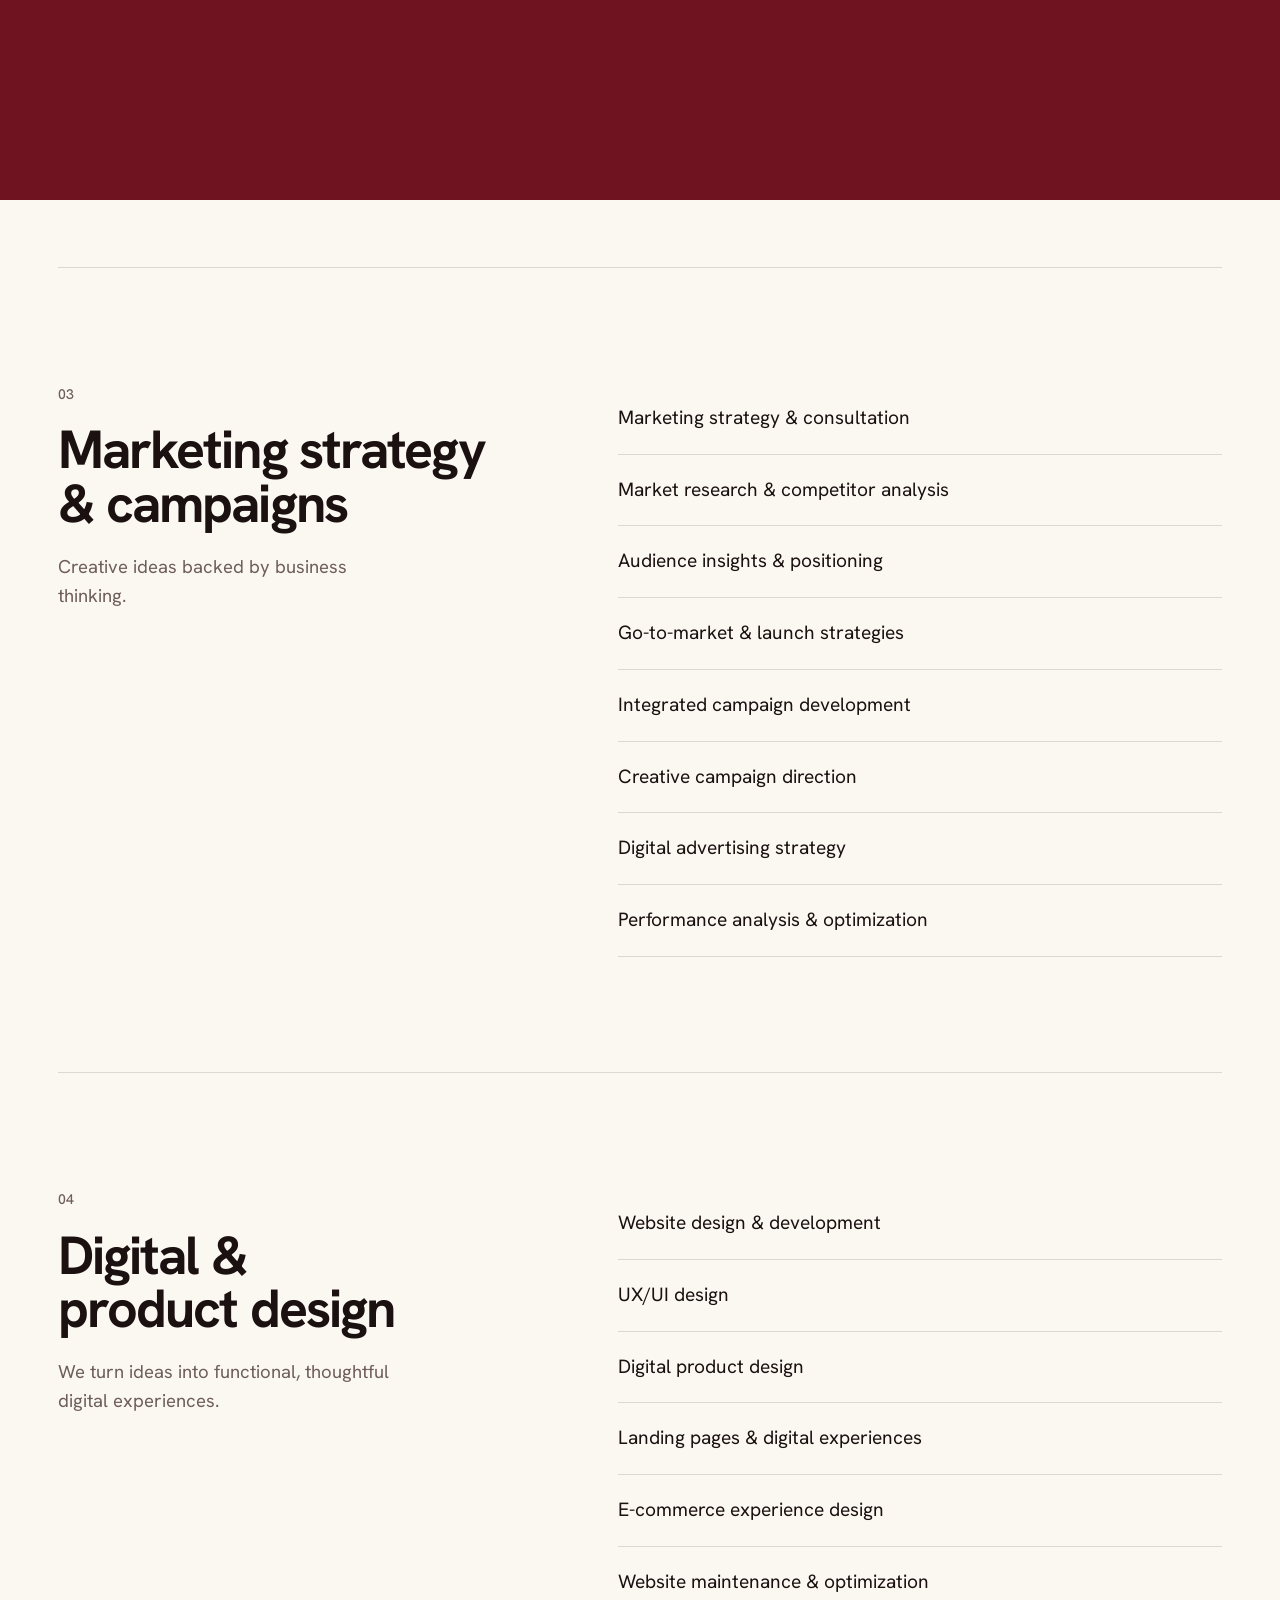
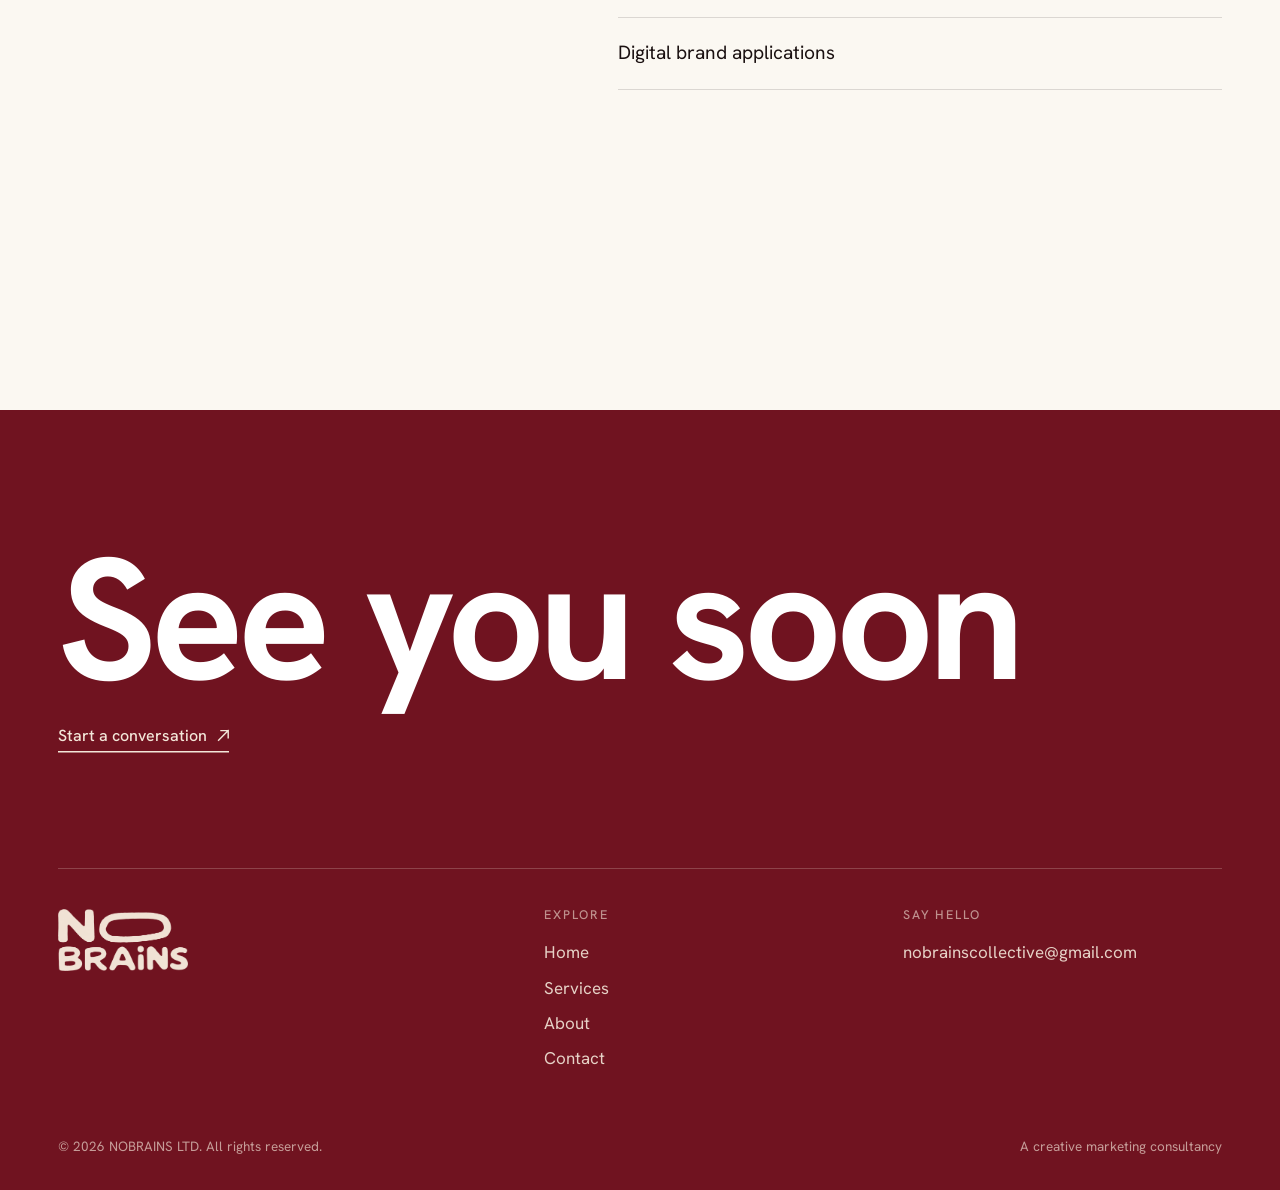
<file: services.html>
<!doctype html>
<html lang="en">
<head>
<meta charset="utf-8">
<meta name="viewport" content="width=device-width, initial-scale=1, viewport-fit=cover">
<title>Services | NOBRAINS</title>
<meta name="description" content="Branding and brand development, social media and content production, marketing strategy and campaigns, digital and product design.">
<meta name="theme-color" content="#fbf8f2">
<link rel="icon" href="assets/favicon-32.png" sizes="32x32">
<link rel="apple-touch-icon" href="assets/favicon-180.png">
<script>(function(d){try{var s=sessionStorage,n=s.getItem("nbNav"),first=!s.getItem("nbSeen");s.removeItem("nbNav");s.setItem("nbSeen","1");if(first)d.dataset.first="1";if(matchMedia("(prefers-reduced-motion: reduce)").matches)return;var home=/(^|\/)(index\.html)?$/.test(location.pathname);if(n||(first&&!home)){d.classList.add("curtain-on");if(n)d.classList.add("curtain-nav");setTimeout(function(){d.classList.remove("curtain-on","curtain-nav")},7000)}}catch(e){}})(document.documentElement)</script>
<script>document.documentElement.classList.add('js')</script>
<link rel="preconnect" href="https://fonts.googleapis.com">
<link rel="preconnect" href="https://fonts.gstatic.com" crossorigin>
<link href="https://fonts.googleapis.com/css2?family=Hanken+Grotesk:wght@400..800&display=swap" rel="stylesheet">
<link rel="stylesheet" href="assets/css/style.css">
</head>
<body>
<div class="page-curtain" aria-hidden="true"><img src="assets/logo-cream-mark.png" alt="" width="692" height="330"></div>

<a class="skip" href="#main">Skip to content</a>

<header class="site-header">
  <div class="wrap">
    <a class="brand" href="index.html" aria-label="NOBRAINS home"><img src="assets/logo-red.png" alt="NOBRAINS" width="92" height="44"></a>
    <nav class="nav" aria-label="Main">
      <!-- portfolio hidden for now: <a href="work.html">Portfolio</a> -->
      <a href="services.html" aria-current="page">Services</a>
      <a href="about.html">About</a>
      <a class="btn" href="contact.html">Let’s talk</a>
    </nav>
    <button class="menu-btn" type="button" aria-expanded="false" aria-controls="mobile-menu"><span class="lbl">Menu</span><span class="bars" aria-hidden="true"></span></button>
  </div>
</header>
<div class="mobile-menu" id="mobile-menu">
  <nav aria-label="Mobile">
    <a class="big" href="index.html">Home</a>
    <!-- portfolio hidden for now: <a class="big" href="work.html">Portfolio</a> -->
    <a class="big" href="services.html" aria-current="page">Services</a>
    <a class="big" href="about.html">About</a>
    <a class="big" href="contact.html">Contact</a>
  </nav>
  <div class="mm-foot"><a href="mailto:nobrainscollective@gmail.com">nobrainscollective@gmail.com</a><span>We’ll take it from here.</span></div>
</div>

<main id="main">

  <section class="page-hero">
    <div class="wrap">
      <h1 class="t-xl">Services.</h1>
      <div class="page-hero__row">
        <div class="meta-row" style="margin:0">
          <a class="chip" href="#stage-1"><i>01</i> Branding</a>
          <a class="chip" href="#stage-2"><i>02</i> Social media &amp; content</a>
          <a class="chip" href="#stage-3"><i>03</i> Marketing strategy &amp; campaigns</a>
          <a class="chip" href="#stage-4"><i>04</i> Digital &amp; product design</a>
        </div>
      </div>
    </div>
  </section>

  <section class="section" style="padding-top:0">
    <div class="wrap">

      <article class="stage" id="stage-1">
        <div class="stage__side">
          <span class="stage__num">01</span>
          <h2>Branding &amp; brand development</h2>
          <p class="t-body-l muted">We build brands with identity, direction and purpose.</p>
        </div>
        <div>
          <ul class="deliverables">
            <li>Brand strategy &amp; positioning</li>
            <li>Brand naming &amp; storytelling</li>
            <li>Logo design &amp; visual identity</li>
            <li>Brand guidelines &amp; brand books</li>
            <li>Brand messaging &amp; tone of voice</li>
            <li>Brand applications &amp; collateral</li>
            <li>Rebranding &amp; brand evolution</li>
          </ul>
        </div>
      </article>

      <article class="stage" id="stage-2">
        <div class="stage__side">
          <span class="stage__num">02</span>
          <h2>Social media &amp; content production</h2>
          <p class="t-body-l muted">We make brands impossible to scroll past.</p>
        </div>
        <div>
          <ul class="deliverables">
            <li>Social media strategy &amp; management</li>
            <li>Creative content planning</li>
            <li>Art direction &amp; campaign concepts</li>
            <li>Graphic design &amp; social media assets</li>
            <li>Photography &amp; videography</li>
            <li>Reels, video editing &amp; AI-generated content</li>
            <li>Community management &amp; reporting</li>
            <li>Event coverage &amp; content creation</li>
          </ul>
        </div>
      </article>

      <article class="stage" id="stage-3">
        <div class="stage__side">
          <span class="stage__num">03</span>
          <h2>Marketing strategy &amp; campaigns</h2>
          <p class="t-body-l muted">Creative ideas backed by business thinking.</p>
        </div>
        <div>
          <ul class="deliverables">
            <li>Marketing strategy &amp; consultation</li>
            <li>Market research &amp; competitor analysis</li>
            <li>Audience insights &amp; positioning</li>
            <li>Go-to-market &amp; launch strategies</li>
            <li>Integrated campaign development</li>
            <li>Creative campaign direction</li>
            <li>Digital advertising strategy</li>
            <li>Performance analysis &amp; optimization</li>
          </ul>
        </div>
      </article>

      <article class="stage" id="stage-4">
        <div class="stage__side">
          <span class="stage__num">04</span>
          <h2>Digital &amp; product design</h2>
          <p class="t-body-l muted">We turn ideas into functional, thoughtful digital experiences.</p>
        </div>
        <div>
          <ul class="deliverables">
            <li>Website design &amp; development</li>
            <li>UX/UI design</li>
            <li>Digital product design</li>
            <li>Landing pages &amp; digital experiences</li>
            <li>E-commerce experience design</li>
            <li>Website maintenance &amp; optimization</li>
            <li>Digital brand applications</li>
          </ul>
        </div>
      </article>

    </div>
  </section>

</main>

<footer class="site-footer">
  <div class="wrap">
    <a class="soon" href="contact.html" aria-label="See you soon. Get in touch"><span class="soon__text">See you soon</span></a>
    <a class="soon__cta" href="contact.html">Start a conversation<svg class="arr" viewBox="0 0 16 16" aria-hidden="true" focusable="false"><path d="M2 14L14 2M5 2H14V11" pathLength="1" fill="none" stroke="currentColor" stroke-width="1.8" stroke-linecap="square" stroke-miterlimit="10"/></svg></a>
    <div class="footer-grid">
      <div>
        <img src="assets/logo-cream-mark.png" alt="NOBRAINS" width="130" height="62" loading="lazy">
      </div>
      <div>
        <h4>Explore</h4>
        <ul><li><a href="index.html">Home</a></li><!-- portfolio hidden for now: <li><a href="work.html">Portfolio</a></li> --><li><a href="services.html">Services</a></li><li><a href="about.html">About</a></li><li><a href="contact.html">Contact</a></li></ul>
      </div>
      <div>
        <h4>Say hello</h4>
        <ul><li><a href="mailto:nobrainscollective@gmail.com">nobrainscollective@gmail.com</a></li></ul>
      </div>
    </div>
    <div class="footer-base"><span>© <span data-year>2026</span> NOBRAINS LTD. All rights reserved.</span><span>A creative marketing consultancy</span></div>
  </div>
</footer>

<script src="assets/js/projects.js"></script>
<script src="assets/js/main.js"></script>
<script src="assets/js/curtain.js"></script>
</body>
</html>
</file>
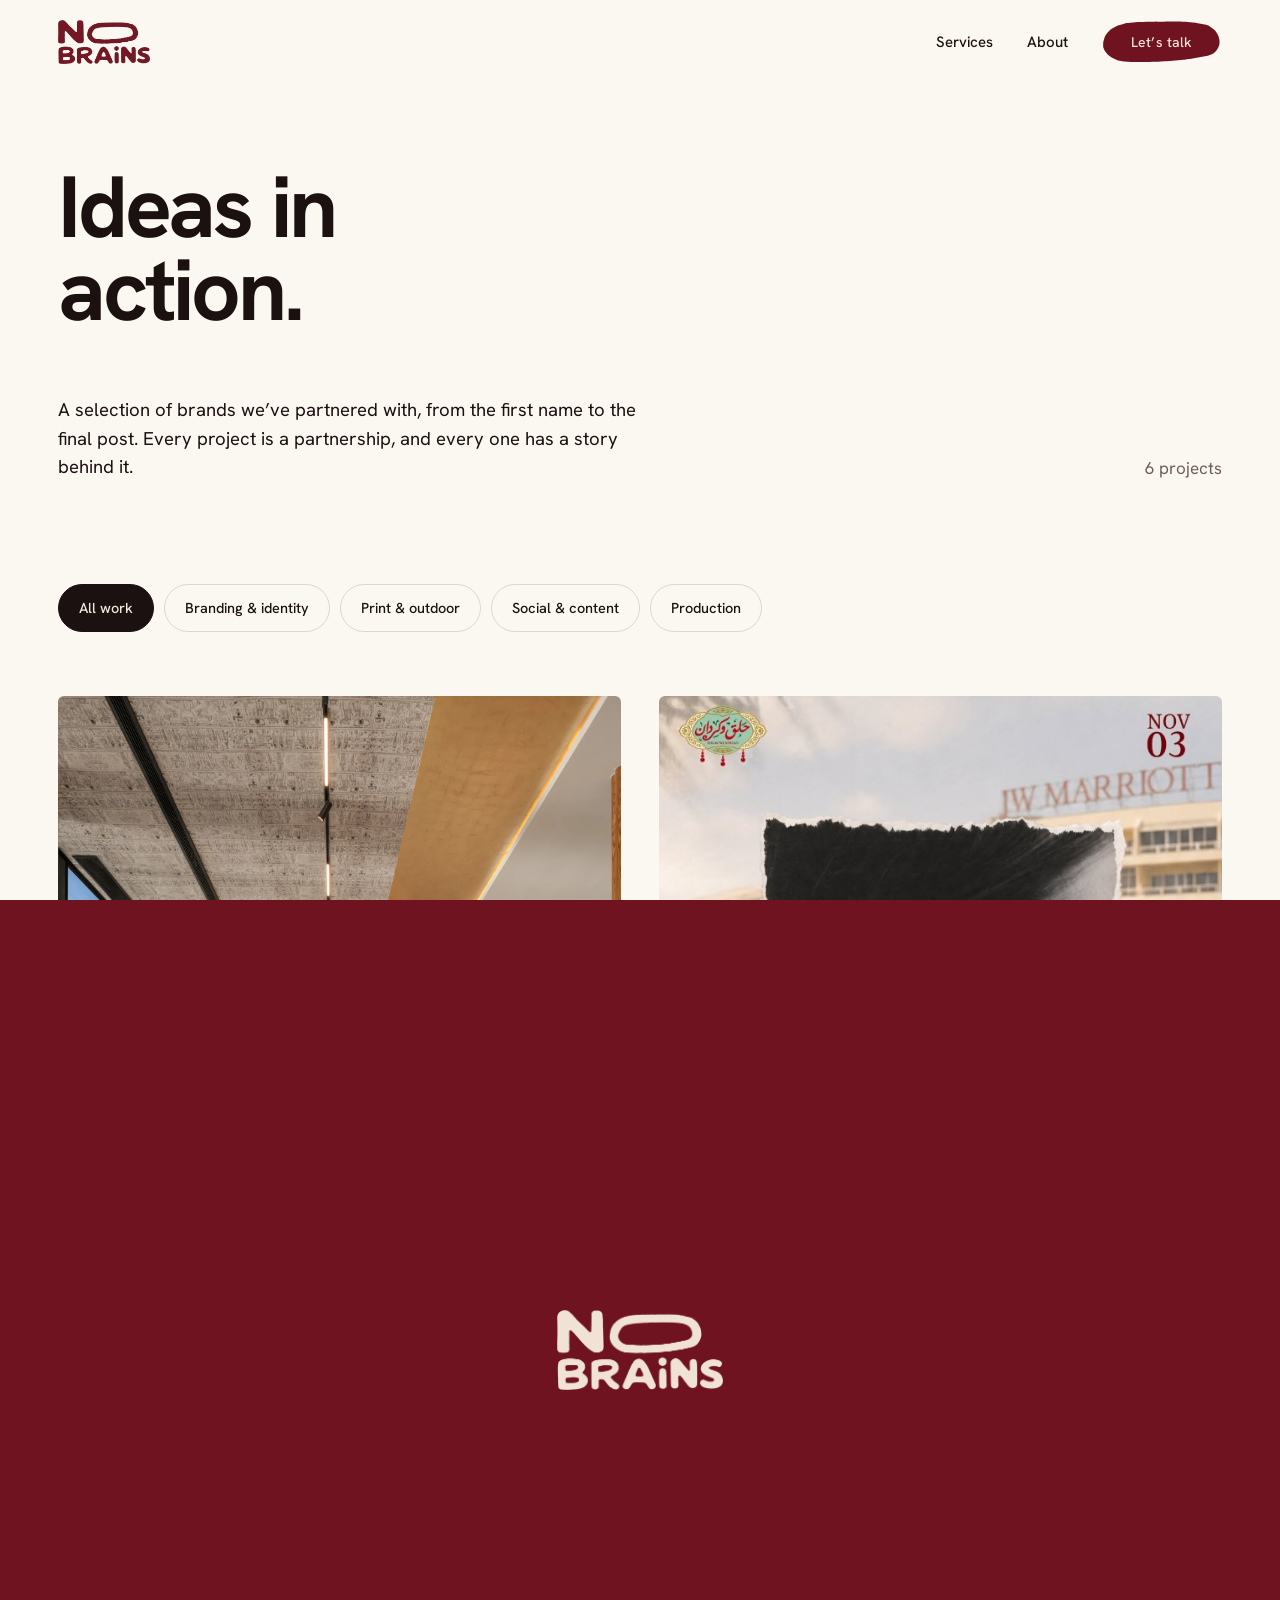
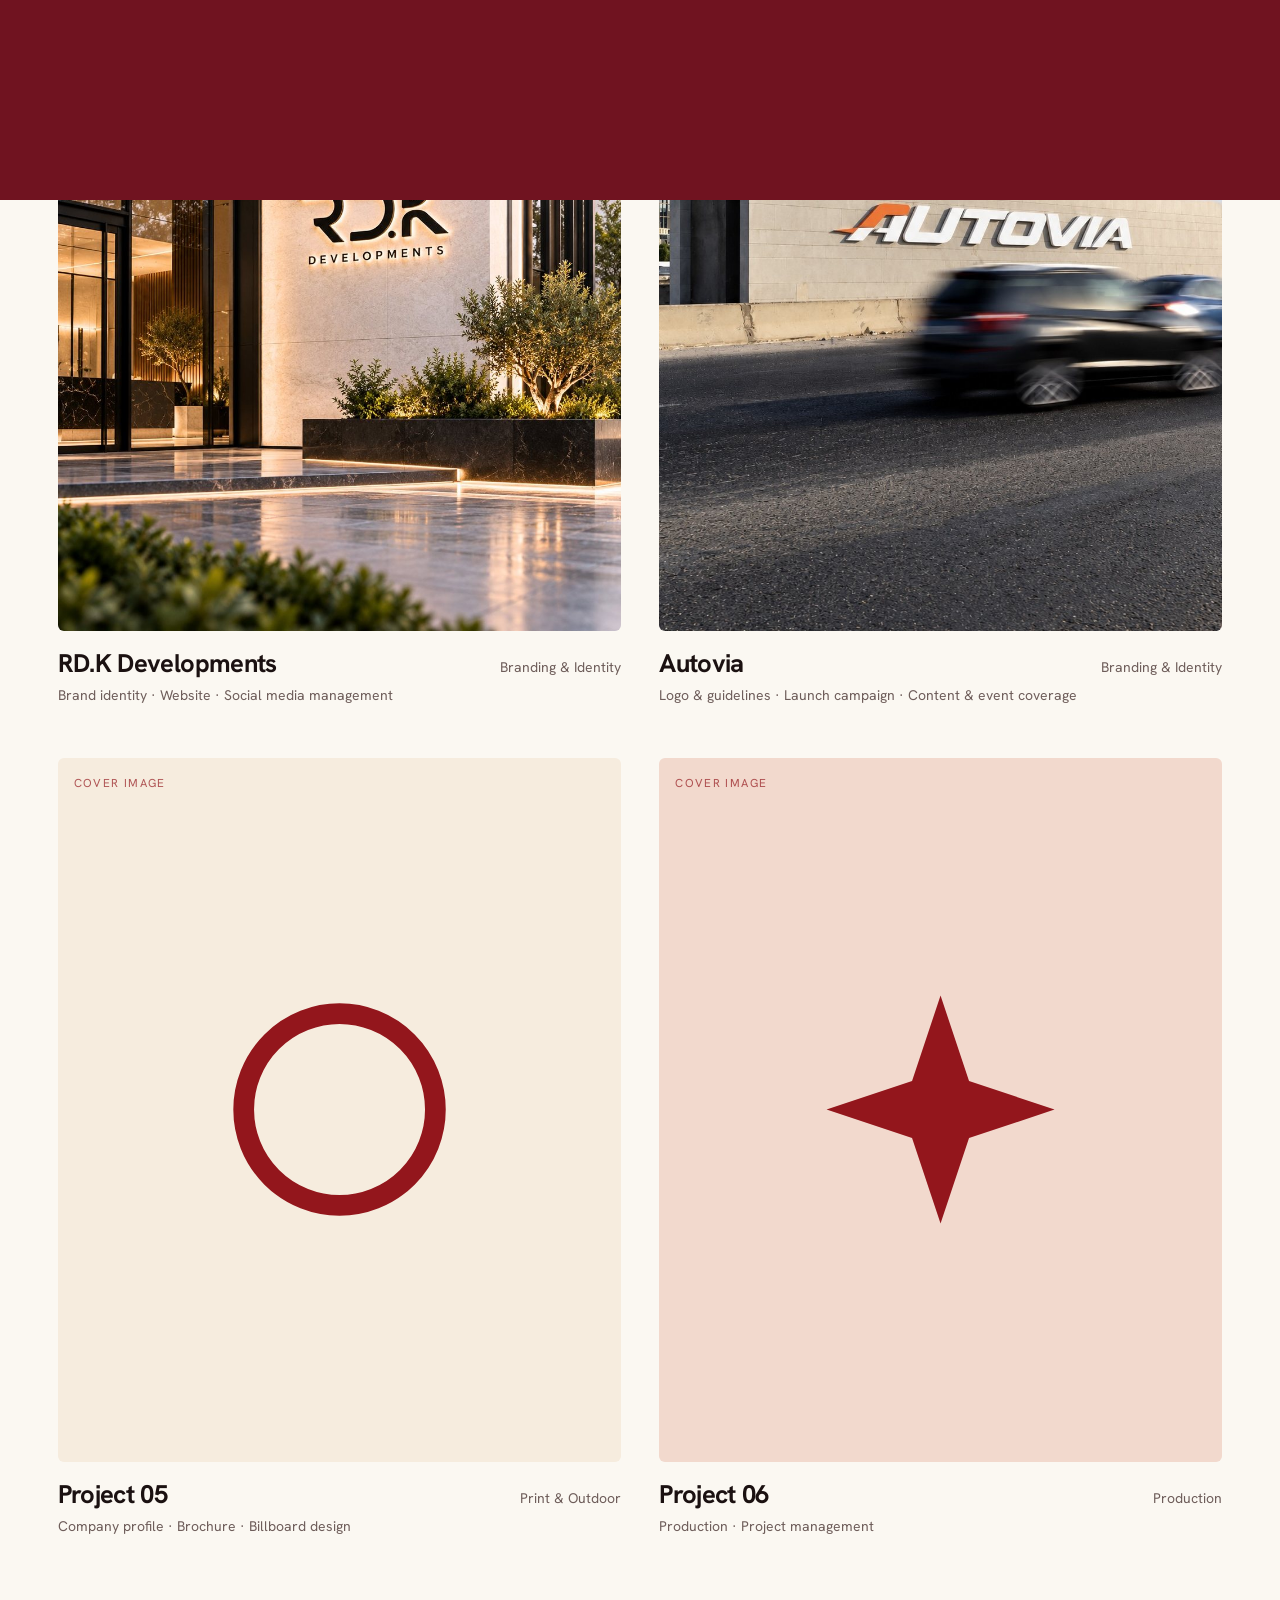
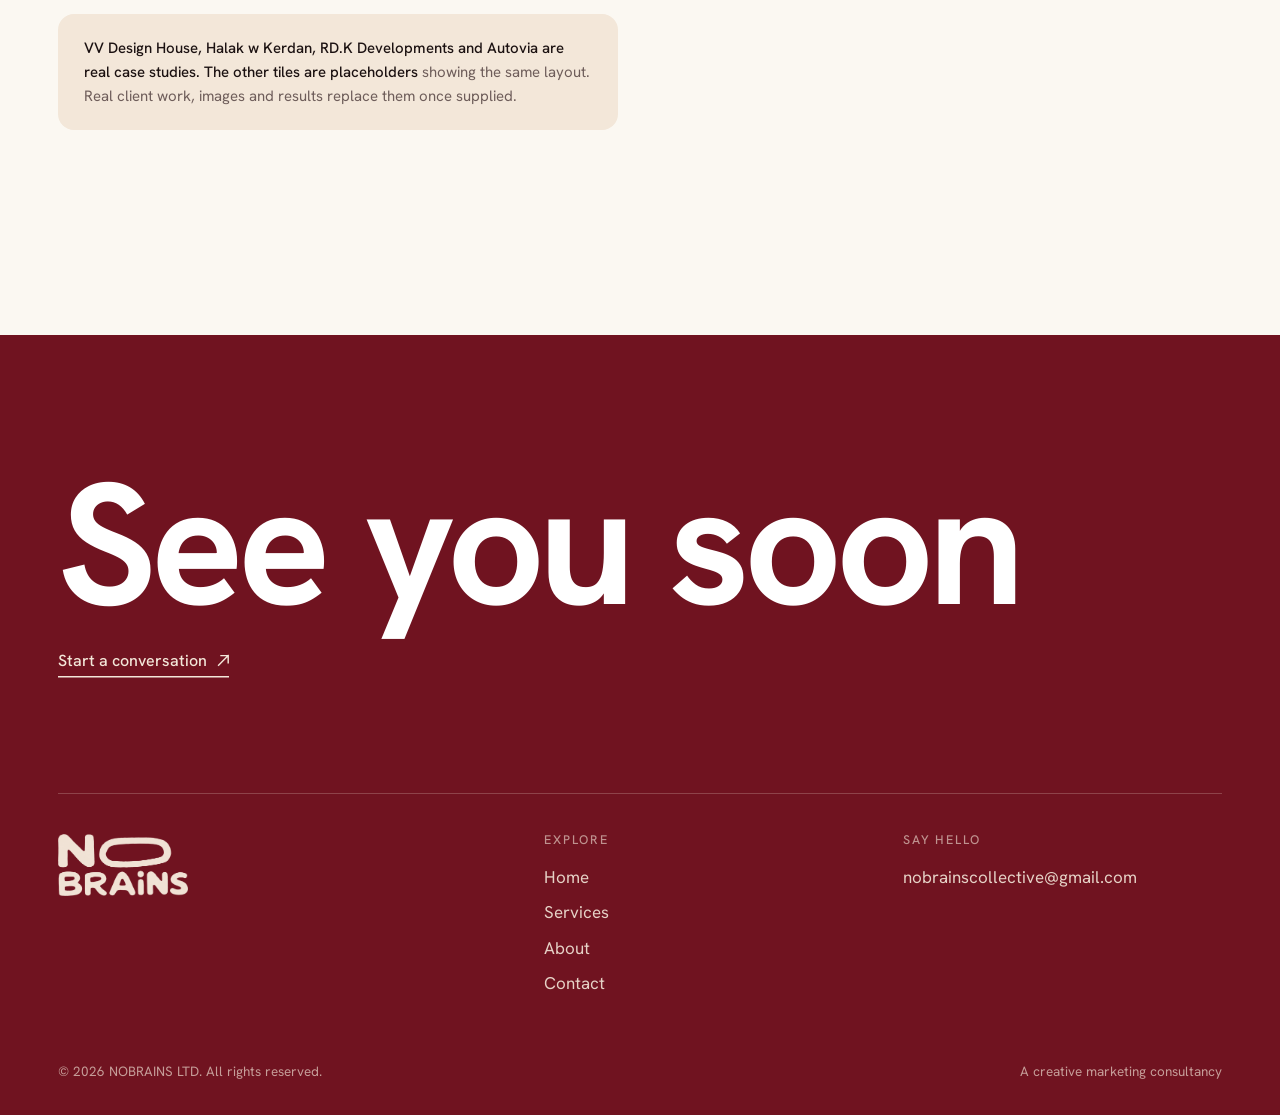
<file: work.html>
<!doctype html>
<html lang="en">
<head>
<meta charset="utf-8">
<meta name="viewport" content="width=device-width, initial-scale=1, viewport-fit=cover">
<title>Portfolio | NOBRAINS</title>
<meta name="description" content="Selected work by NOBRAINS: branding, print and outdoor, social media and content production.">
<meta name="theme-color" content="#fbf8f2">
<link rel="icon" href="assets/favicon-32.png" sizes="32x32">
<link rel="apple-touch-icon" href="assets/favicon-180.png">
<script>(function(d){try{var s=sessionStorage,n=s.getItem("nbNav"),first=!s.getItem("nbSeen");s.removeItem("nbNav");s.setItem("nbSeen","1");if(first)d.dataset.first="1";if(matchMedia("(prefers-reduced-motion: reduce)").matches)return;var home=/(^|\/)(index\.html)?$/.test(location.pathname);if(n||(first&&!home)){d.classList.add("curtain-on");if(n)d.classList.add("curtain-nav");setTimeout(function(){d.classList.remove("curtain-on","curtain-nav")},7000)}}catch(e){}})(document.documentElement)</script>
<script>document.documentElement.classList.add('js')</script>
<link rel="preconnect" href="https://fonts.googleapis.com">
<link rel="preconnect" href="https://fonts.gstatic.com" crossorigin>
<link href="https://fonts.googleapis.com/css2?family=Hanken+Grotesk:wght@400..800&display=swap" rel="stylesheet">
<link rel="stylesheet" href="assets/css/style.css">
</head>
<body>
<div class="page-curtain" aria-hidden="true"><img src="assets/logo-cream-mark.png" alt="" width="692" height="330"></div>

<a class="skip" href="#main">Skip to content</a>

<header class="site-header">
  <div class="wrap">
    <a class="brand" href="index.html" aria-label="NOBRAINS home"><img src="assets/logo-red.png" alt="NOBRAINS" width="92" height="44"></a>
    <nav class="nav" aria-label="Main">
      <!-- portfolio hidden for now: <a href="work.html" aria-current="page">Portfolio</a> -->
      <a href="services.html">Services</a>
      <a href="about.html">About</a>
      <a class="btn" href="contact.html">Let’s talk</a>
    </nav>
    <button class="menu-btn" type="button" aria-expanded="false" aria-controls="mobile-menu"><span class="lbl">Menu</span><span class="bars" aria-hidden="true"></span></button>
  </div>
</header>
<div class="mobile-menu" id="mobile-menu">
  <nav aria-label="Mobile">
    <a class="big" href="index.html">Home</a>
    <!-- portfolio hidden for now: <a class="big" href="work.html" aria-current="page">Portfolio</a> -->
    <a class="big" href="services.html">Services</a>
    <a class="big" href="about.html">About</a>
    <a class="big" href="contact.html">Contact</a>
  </nav>
  <div class="mm-foot"><a href="mailto:nobrainscollective@gmail.com">nobrainscollective@gmail.com</a><span>We’ll take it from here.</span></div>
</div>

<main id="main">

  <section class="page-hero">
    <div class="wrap">
      <h1 class="t-xl"><span class="ln"><span>Ideas in</span></span><span class="ln"><span>action.</span></span></h1>
      <div class="page-hero__row">
        <p class="t-body-l">A selection of brands we’ve partnered with, from the first name to the final post. Every project is a partnership, and every one has a story behind it.</p>
        <p class="muted" style="justify-self:end"><span class="work-count">6</span> projects</p>
      </div>
    </div>
  </section>

  <section class="section" style="padding-top:0">
    <div class="wrap">
      <div class="filters" role="group" aria-label="Filter projects">
        <button class="filter" type="button" data-cat="all" aria-pressed="true">All work</button>
        <button class="filter" type="button" data-cat="branding" aria-pressed="false">Branding &amp; identity</button>
        <button class="filter" type="button" data-cat="print" aria-pressed="false">Print &amp; outdoor</button>
        <button class="filter" type="button" data-cat="social" aria-pressed="false">Social &amp; content</button>
        <button class="filter" type="button" data-cat="production" aria-pressed="false">Production</button>
      </div>
      <div class="grid-work grid-work--stagger" data-work-grid aria-live="polite"></div>
      <noscript><p>Turn on JavaScript to see the portfolio.</p></noscript>

      <!-- Draft note: remove once real projects replace the placeholders in assets/js/projects.js -->
      <p class="note"><b>VV Design House, Halak w Kerdan, RD.K Developments and Autovia are real case studies. The other tiles are placeholders</b> showing the same layout. Real client work, images and results replace them once supplied.</p>
    </div>
  </section>

</main>

<footer class="site-footer">
  <div class="wrap">
    <a class="soon" href="contact.html" aria-label="See you soon. Get in touch"><span class="soon__text">See you soon</span></a>
    <a class="soon__cta" href="contact.html">Start a conversation<svg class="arr" viewBox="0 0 16 16" aria-hidden="true" focusable="false"><path d="M2 14L14 2M5 2H14V11" pathLength="1" fill="none" stroke="currentColor" stroke-width="1.8" stroke-linecap="square" stroke-miterlimit="10"/></svg></a>
    <div class="footer-grid">
      <div>
        <img src="assets/logo-cream-mark.png" alt="NOBRAINS" width="130" height="62" loading="lazy">
      </div>
      <div>
        <h4>Explore</h4>
        <ul><li><a href="index.html">Home</a></li><!-- portfolio hidden for now: <li><a href="work.html">Portfolio</a></li> --><li><a href="services.html">Services</a></li><li><a href="about.html">About</a></li><li><a href="contact.html">Contact</a></li></ul>
      </div>
      <div>
        <h4>Say hello</h4>
        <ul><li><a href="mailto:nobrainscollective@gmail.com">nobrainscollective@gmail.com</a></li></ul>
      </div>
    </div>
    <div class="footer-base"><span>© <span data-year>2026</span> NOBRAINS LTD. All rights reserved.</span><span>A creative marketing consultancy</span></div>
  </div>
</footer>

<script src="assets/js/projects.js"></script>
<script src="assets/js/main.js"></script>
<script src="assets/js/curtain.js"></script>
</body>
</html>
</file>
<file: assets/css/style.css>
/* the logo's O as vector masks (sharp at any size or screen density) */
:root {
  --o-solid: url("data:image/svg+xml,%3Csvg xmlns='http://www.w3.org/2000/svg' viewBox='0 0 395 172' preserveAspectRatio='none'%3E%3Cpath d='M180.0 6.0Q179.0 6.0 174.5 6.5Q170.0 7.0 165.5 7.0Q161.0 7.0 156.5 7.0Q152.0 7.0 147.5 7.0Q143.0 7.0 138.5 7.5Q134.0 8.0 129.5 8.0Q125.0 8.0 120.5 8.0Q116.0 8.0 111.5 8.5Q107.0 9.0 102.5 9.5Q98.0 10.0 93.5 10.5Q89.0 11.0 84.5 12.0Q80.0 13.0 75.5 14.5Q71.0 16.0 66.5 17.5Q62.0 19.0 57.5 21.0Q53.0 23.0 48.5 25.5Q44.0 28.0 39.5 31.0Q35.0 34.0 30.5 38.5Q26.0 43.0 22.5 47.5Q19.0 52.0 16.5 56.5Q14.0 61.0 12.5 65.5Q11.0 70.0 10.0 74.5Q9.0 79.0 8.0 83.5Q7.0 88.0 7.0 92.5Q7.0 97.0 7.0 101.5Q7.0 106.0 8.5 110.5Q10.0 115.0 12.0 119.5Q14.0 124.0 17.0 128.5Q20.0 133.0 24.5 137.5Q29.0 142.0 33.5 145.5Q38.0 149.0 42.5 151.5Q47.0 154.0 51.5 156.0Q56.0 158.0 60.5 159.0Q65.0 160.0 69.5 161.0Q74.0 162.0 78.5 162.5Q83.0 163.0 87.5 163.5Q92.0 164.0 96.5 164.0Q101.0 164.0 105.5 164.0Q110.0 164.0 114.5 164.0Q119.0 164.0 123.5 164.0Q128.0 164.0 132.5 164.0Q137.0 164.0 141.5 164.0Q146.0 164.0 150.5 164.0Q155.0 164.0 159.5 164.0Q164.0 164.0 168.5 163.5Q173.0 163.0 177.5 163.0Q182.0 163.0 186.5 163.0Q191.0 163.0 195.5 162.5Q200.0 162.0 204.5 161.5Q209.0 161.0 213.5 161.0Q218.0 161.0 222.5 160.5Q227.0 160.0 231.5 159.5Q236.0 159.0 240.5 158.5Q245.0 158.0 249.5 157.5Q254.0 157.0 258.5 156.5Q263.0 156.0 267.5 155.5Q272.0 155.0 276.5 154.0Q281.0 153.0 285.5 152.5Q290.0 152.0 294.5 151.5Q299.0 151.0 303.5 150.0Q308.0 149.0 312.5 148.0Q317.0 147.0 321.5 146.0Q326.0 145.0 330.5 144.0Q335.0 143.0 339.5 142.0Q344.0 141.0 348.5 139.5Q353.0 138.0 357.5 136.0Q362.0 134.0 366.5 131.0Q371.0 128.0 374.0 123.5Q377.0 119.0 379.5 114.5Q382.0 110.0 383.5 105.5Q385.0 101.0 386.0 96.5Q387.0 92.0 387.0 87.5Q387.0 83.0 386.5 78.5Q386.0 74.0 385.0 69.5Q384.0 65.0 382.5 60.5Q381.0 56.0 378.5 51.5Q376.0 47.0 373.0 42.5Q370.0 38.0 365.5 34.0Q361.0 30.0 356.5 26.5Q352.0 23.0 347.5 21.0Q343.0 19.0 338.5 18.0Q334.0 17.0 329.5 16.0Q325.0 15.0 320.5 13.5Q316.0 12.0 311.5 11.5Q307.0 11.0 302.5 10.0Q298.0 9.0 293.5 8.5Q289.0 8.0 284.5 7.5Q280.0 7.0 275.5 7.0Q271.0 7.0 266.5 6.5Q262.0 6.0 257.5 6.0Q253.0 6.0 248.5 6.0Q244.0 6.0 239.5 6.0Q235.0 6.0 230.5 6.0Q226.0 6.0 221.5 6.0Q217.0 6.0 212.5 6.0Q208.0 6.0 203.5 6.5Q199.0 7.0 194.5 7.0Q190.0 7.0 185.5 6.5Q181.0 6.0 180.0 6.0Z' fill='black'/%3E%3C/svg%3E");
}

/* ==========================================================================
   NOBRAINS — site styles
   ========================================================================== */

:root {
  --red: #701320;
  --red-2: #e3202a;
  --cream: #f3e7d9;
  --paper: #fbf8f2;
  --blush: #e8cdc4;
  --ink: #1b1111;
  --dark: #1b1111; /* always-dark, for text on light folders */
  --muted: #6e5d5a;
  --line: rgba(27, 17, 17, .14);
  --line-light: rgba(246, 236, 222, .22);

  /* Aptos is the brand font. It ships with Microsoft 365, not as a web font, so it
     only shows on devices that have it installed; everyone else gets Hanken Grotesk,
     the closest open match. To serve real Aptos to everyone, add licensed font files
     with an @font-face rule named "Aptos" above this block. */
  --f-display: Aptos, "Hanken Grotesk", "Segoe UI", system-ui, -apple-system, sans-serif;
  --f-brand: var(--f-display);
  --f-serif: Georgia, "Times New Roman", serif;
  --f-body: Aptos, "Hanken Grotesk", "Segoe UI", system-ui, -apple-system, sans-serif;

  --gutter: clamp(20px, 4.5vw, 64px);
  --max: 1480px;
  --section: clamp(120px, 16vw, 250px);

  --ease: cubic-bezier(.22, .61, .36, 1);
  --ease-out: cubic-bezier(.16, 1, .3, 1);
  --ease-io: cubic-bezier(.76, 0, .24, 1);
}

*, *::before, *::after { box-sizing: border-box; margin: 0; padding: 0; }
html { -webkit-text-size-adjust: 100%; }
body {
  font: 400 17px/1.6 var(--f-body);
  color: var(--ink);
  background: var(--paper);
  -webkit-font-smoothing: antialiased;
  overflow-x: hidden;
}
img, svg { display: block; max-width: 100%; }
a { color: inherit; text-decoration: none; }
button, input, select, textarea { font: inherit; color: inherit; }
ul, ol { list-style: none; }
::selection { background: var(--red); color: var(--cream); }
:focus-visible { outline: 2px solid var(--red-2); outline-offset: 4px; border-radius: 4px; }

.skip { position: absolute; left: -9999px; top: 12px; z-index: 200; background: var(--ink); color: var(--cream); padding: 10px 16px; border-radius: 999px; }
.skip:focus { left: 12px; }
.sr-only { position: absolute; width: 1px; height: 1px; overflow: hidden; clip: rect(0 0 0 0); white-space: nowrap; }

.wrap { width: 100%; max-width: var(--max); margin: 0 auto; padding: 0 var(--gutter); }

/* ---------- Type ---------------------------------------------------------- */

.display, h1, h2, h3 {
  font-family: var(--f-display);
  font-weight: 700;
  letter-spacing: -.035em;
  line-height: .95;
}

.t-xl   { font-size: clamp(42px, 6.8vw, 112px); }
.t-l    { font-size: clamp(38px, 6.3vw, 106px); }
.t-m    { font-size: clamp(30px, 3.6vw, 56px); line-height: 1; }
.t-s    { font-size: clamp(22px, 2vw, 28px); line-height: 1.1; letter-spacing: -.02em; }
.t-lead { font-family: var(--f-display); font-weight: 500; font-size: clamp(26px, 3.1vw, 50px); line-height: 1.12; letter-spacing: -.025em; }
.t-body-l { font-size: clamp(18px, 1.45vw, 21px); line-height: 1.55; }
.muted { color: var(--muted); }

.eyebrow {
  display: inline-block;
  font: 500 14px/1.3 var(--f-body);
}

/* ---------- Buttons & links ---------------------------------------------- */

.btn {
  --bg: var(--red); --fg: var(--cream);
  display: inline-flex; align-items: center; gap: 12px;
  padding: 19px 38px;
  background: var(--bg); color: var(--fg);
  border: 0; border-radius: 0; cursor: pointer;
  font: 500 15px/1 var(--f-body); letter-spacing: .01em;
  -webkit-mask: var(--o-solid) center / 100% 100% no-repeat; mask: var(--o-solid) center / 100% 100% no-repeat; /* the logo's O */
}
.btn:focus-visible { --bg: var(--ink); text-decoration: underline; text-underline-offset: 4px; outline: 0; } /* an outline would be cut off by the shape */
.btn:hover { --bg: var(--ink); }
.btn--light { --bg: var(--cream); --fg: var(--red); }
.btn--light:hover { --bg: var(--paper); --fg: var(--ink); }
.btn--ghost { background: transparent; color: currentColor; box-shadow: inset 0 0 0 1.5px currentColor; }
.btn--ghost:hover { background: var(--ink); color: var(--cream); box-shadow: none; }

.link {
  display: inline-flex; align-items: center; gap: 10px;
  font-weight: 500;
  background: linear-gradient(currentColor, currentColor) 0 100% / 100% 1.5px no-repeat;
  padding-bottom: 4px;
}
.link:hover { color: var(--red); }
.hero__ctas .link { font-size: clamp(18px, 1.5vw, 22px); }
.bg-red .link:hover { color: var(--blush); }

/* ---------- Header -------------------------------------------------------- */

.site-header {
  position: fixed; inset: 0 0 auto; z-index: 100;
  color: var(--red);
}
.site-header.is-scrolled { background: var(--paper); box-shadow: 0 1px 0 var(--line); }
.site-header .wrap { display: flex; align-items: center; justify-content: space-between; height: 84px; }
.brand img { width: 92px; height: auto; }
.nav { display: flex; align-items: center; gap: clamp(20px, 2.6vw, 40px); }
.nav a:not(.btn) { position: relative; font-weight: 500; font-size: 15px; color: var(--ink); }
.nav a:not(.btn):hover, .nav a:not(.btn)[aria-current="page"] { color: var(--red); }
.nav .btn[aria-current="page"] { --bg: var(--ink); }
.nav .btn { padding: 15px 30px; font-size: 14px; }

.menu-btn { display: none; align-items: center; gap: 10px; background: none; border: 0; cursor: pointer; font-weight: 500; font-size: 15px; color: var(--ink); padding: 10px 0; }
.menu-btn span.bars { position: relative; width: 26px; height: 10px; }
.menu-btn span.bars::before, .menu-btn span.bars::after { content: ""; position: absolute; left: 0; right: 0; height: 1.5px; background: currentColor; }
.menu-btn span.bars::before { top: 0; }
.menu-btn span.bars::after { top: 8.5px; }
.menu-open .menu-btn span.bars::before { top: 4.25px; transform: rotate(45deg); }
.menu-open .menu-btn span.bars::after { top: 4.25px; transform: rotate(-45deg); }

.mobile-menu {
  position: fixed; inset: 0; z-index: 90;
  background: var(--cream);
  display: flex; flex-direction: column; justify-content: flex-end;
  padding: 120px var(--gutter) 40px;
  visibility: hidden;
}
.menu-open .mobile-menu { visibility: visible; }
.mobile-menu a.big { display: block; font-family: var(--f-display); font-weight: 700; font-size: clamp(44px, 12vw, 80px); line-height: 1.05; letter-spacing: -.035em; color: var(--ink); }
.mobile-menu a.big[aria-current="page"] { color: var(--red); }
.mobile-menu .mm-foot { display: flex; justify-content: space-between; align-items: center; margin-top: 40px; padding-top: 24px; border-top: 1px solid var(--line); font-size: 15px; }
.menu-open { overflow: hidden; }

/* headline lines */
.ln { display: block; }

/* ---------- Generic sections --------------------------------------------- */

.section { padding: var(--section) 0; }
.section--tight { padding: clamp(72px, 9vw, 140px) 0; }
.bg-cream { background: var(--cream); }
.bg-red { background: var(--red); color: var(--cream); }
.bg-ink { background: var(--ink); color: var(--cream); }
.rule { border: 0; border-top: 1px solid var(--line); }

.sec-head { display: flex; align-items: flex-end; justify-content: space-between; gap: 32px; flex-wrap: wrap; margin-bottom: clamp(64px, 8vw, 120px); }
.sec-head .eyebrow { margin-bottom: 22px; }

.page-hero { padding: clamp(120px, 13vw, 170px) 0 clamp(64px, 8vw, 120px); }
.page-hero .eyebrow { margin-bottom: 28px; color: var(--red); }
.page-hero__row { display: grid; grid-template-columns: 1.2fr 1fr; gap: clamp(32px, 6vw, 96px); align-items: end; margin-top: clamp(40px, 5vw, 72px); }

/* ---------- Home hero ----------------------------------------------------- */

.hero { min-height: 100svh; display: flex; flex-direction: column; justify-content: flex-end; padding: 140px 0 40px; }
.hero .eyebrow { color: var(--red); margin-bottom: clamp(28px, 4vw, 48px); }

h1 em, h2 em { font-style: normal; color: var(--red); }
.bg-red h2 em, .bg-ink h2 em { color: var(--blush); }
.menu-open .site-header { background: transparent; box-shadow: none; backdrop-filter: none; }

.hero__row { display: flex; justify-content: flex-end; margin-top: clamp(40px, 6vw, 80px); }
.hero__ctas { display: flex; gap: 22px; align-items: center; flex-wrap: wrap; }
.hero__strip { display: flex; flex-wrap: wrap; gap: 12px 40px; margin-top: clamp(48px, 7vw, 96px); padding-top: 22px; border-top: 1px solid var(--line); font-size: 14px; color: var(--muted); }
.hero__strip li { display: flex; gap: 10px; }
.hero__strip li b { color: var(--red); font-weight: 500; }

/* Client logos: one still row */
.brands { padding-block: clamp(40px, 6vw, 72px); }
.brands .eyebrow { color: var(--muted); margin-bottom: clamp(24px, 3vw, 36px); }
/* twelve logos in two even rows of six; four rows of three on smaller screens */
.logos { display: grid; grid-template-columns: repeat(6, 1fr); align-items: center; gap: clamp(20px, 3vw, 44px) clamp(20px, 2.4vw, 44px); }
.logos li { display: grid; place-items: center; min-height: clamp(56px, 5.5vw, 96px); }
.logos li { min-width: 0; }
/* every logo has its own size (--k) so they look equally heavy side by side, not equally tall */
.logos img { width: auto; height: calc(var(--k, 1) * clamp(36px, 3.6vw, 60px)); max-width: 100%; object-fit: contain; opacity: .8; }
.logos li:nth-child(1)  { --k: 1.08; }  /* Vanessa Victor */
.logos li:nth-child(2)  { --k: .71; }   /* ZOAK */
.logos li:nth-child(3)  { --k: .87; }   /* MOWER */
.logos li:nth-child(4)  { --k: .56; }   /* Pinka */
.logos li:nth-child(5)  { --k: 1.1; }   /* Halak w Kerdan */
.logos li:nth-child(6)  { --k: .85; }   /* RDK */
.logos li:nth-child(7)  { --k: .6; }    /* Kease */
.logos li:nth-child(8)  { --k: 1.08; }  /* SOLE */
.logos li:nth-child(9)  { --k: .5; }    /* Autovia */
.logos li:nth-child(10) { --k: .81; }   /* Packman */
.logos li:nth-child(11) { --k: 1.16; }  /* Manabit */
.logos li:nth-child(12) { --k: 1.05; }  /* Be Organic */
.logos li:nth-child(8) img, .logos li:nth-child(4) img, .logos li:nth-child(1) img { opacity: 1; }          /* the thin ones, a touch darker */
.logos li:nth-child(3) img, .logos li:nth-child(10) img { opacity: .7; }                                     /* the heavy ones, a touch lighter */
@media (max-width: 1180px) {
  .logos { grid-template-columns: repeat(3, 1fr); gap: clamp(28px, 5vw, 48px) clamp(32px, 8vw, 96px); }
  .logos li { min-height: clamp(44px, 7vw, 64px); }
}

/* ---------- Statement ----------------------------------------------------- */

/* the slogan as the headline, the partner sentence under it */
.statement { display: block; }
.statement__big { font-family: var(--f-brand); font-size: clamp(46px, 9.4vw, 162px); line-height: 1; }
.statement__sub { font-weight: 500; max-width: 24ch; margin-top: clamp(32px, 4vw, 56px); font-size: clamp(24px, 2.8vw, 44px); }
.statement .link { margin-top: clamp(32px, 4vw, 56px); }

/* small meta line at the top of a section: section number, the studio and a plain label */
.meta-bar { display: flex; justify-content: space-between; gap: 16px; padding-bottom: 14px; margin-bottom: clamp(56px, 8vw, 120px); border-bottom: 1px solid var(--line); font-size: 12px; font-weight: 500; letter-spacing: .1em; text-transform: uppercase; color: var(--muted); }
.meta-bar span:last-child { text-align: right; }


/* gentle fade-in as sections scroll into view */
.js .fade { opacity: 0; transform: translateY(14px); transition: opacity .7s ease, transform .7s ease; }
.js .fade.is-in { opacity: 1; transform: none; }
@media (prefers-reduced-motion: reduce) { .js .fade { opacity: 1; transform: none; transition: none; } }

/* ---------- Project cards & art placeholders ------------------------------ */

.grid-work { display: grid; grid-template-columns: 1fr 1fr; gap: clamp(28px, 4vw, 64px) clamp(20px, 3vw, 48px); }
.grid-work--3 { grid-template-columns: repeat(3, 1fr); }
/* home: the first project runs full width, the rest sit three across */
.grid-work--lead { grid-template-columns: repeat(3, 1fr); }
.grid-work--lead > :first-child { grid-column: 1 / -1; }
.grid-work--lead > :first-child .card__media { aspect-ratio: 16 / 8; }
.grid-work--lead > :not(:first-child) .card__media { aspect-ratio: 4 / 3; }

.card { display: block; }
.card__media { position: relative; overflow: hidden; border-radius: 6px; aspect-ratio: 4 / 5; }
.card__media .art { transition: transform 1.2s var(--ease-out); }
.card:hover .card__media .art { transform: scale(1.035); }
/* a short clip of the project fades in over the cover while the card is hovered */
.card__video { position: absolute; inset: 0; width: 100%; height: 100%; object-fit: cover; opacity: 0; transition: opacity .3s var(--ease); }
.card.is-playing .card__video { opacity: 1; }
.card__view {
  position: absolute; right: 18px; bottom: 18px;
  display: inline-flex; align-items: center; gap: 8px;
  padding: 10px 16px; border-radius: 999px; background: var(--paper); color: var(--ink);
  font-size: 13px; font-weight: 500;
  opacity: 0; transform: translateY(6px);
  transition: opacity .4s var(--ease), transform .4s var(--ease);
}
.card:hover .card__view, .card:focus-visible .card__view { opacity: 1; transform: none; }
.card__meta { display: flex; justify-content: space-between; align-items: baseline; gap: 16px; margin-top: 18px; }
.card__meta h3 { font-size: clamp(22px, 2vw, 30px); letter-spacing: -.025em; line-height: 1.1; }
.card__meta span { font-size: 14px; color: var(--muted); white-space: nowrap; }
.card__tags { margin-top: 6px; font-size: 14px; color: var(--muted); }
.grid-work--3 .card__media { aspect-ratio: 4 / 3; }

.art {
  position: absolute; inset: 0;
  background: var(--bg, var(--red));
  color: var(--fg, var(--cream));
  display: grid; place-items: center;
}
.art svg { width: 46%; height: auto; }
.art--wide svg { width: 30%; }
.art__label {
  position: absolute; left: 16px; top: 16px;
  font-size: 11.5px; letter-spacing: .12em; text-transform: uppercase;
  opacity: .7;
}
.art.s-pos-1 svg { transform: translate(-22%, 14%) scale(1.25); }
.art.s-pos-2 svg { transform: translate(24%, -18%) scale(.8); }
.art.s-pos-3 svg { transform: rotate(-12deg) scale(1.5); }
.art.s-pos-4 svg { transform: translate(0, 30%) scale(1.9); }

/* ---------- Services list (home) ------------------------------------------ */

/* four services as closed folders; hover (or keyboard focus) opens one to show what is inside.
   An open folder is taller on narrower screens, where the text wraps more. */
:root { --fold-open: clamp(370px, calc(370px + (1440px - 100vw) * .45), 470px); }
.svc-grid { display: grid; grid-template-columns: repeat(4, 1fr); gap: clamp(16px, 2vw, 32px); align-items: start; min-height: calc(234px + max(0px, var(--fold-open) - 200px - clamp(96px, 12vw, 192px))); padding-top: 34px; }
.svc {
  --bg: var(--blush); --fg: var(--dark);
  position: relative; display: block; height: 200px; overflow: visible;
  padding: 26px clamp(18px, 1.8vw, 28px) 0;
  background: var(--bg); color: var(--fg); border-radius: 0 16px 16px 16px;
  transition: height 1.2s var(--ease-io) .1s, transform .7s var(--ease-out);
}
.svc::before { /* the tab */
  content: ""; position: absolute; left: 0; bottom: 100%; width: 46%; height: 34px;
  background: var(--bg); border-radius: 12px 0 0 0;
  clip-path: polygon(0 0, calc(100% - 22px) 0, 100% 100%, 0 100%);
}
.svc:nth-child(1) { --bg: var(--red); --fg: var(--cream); }
.svc:nth-child(2) { --bg: var(--blush); }
.svc:nth-child(3) { --bg: var(--cream); }
.svc:nth-child(4) { --bg: #2a0e12; --fg: var(--cream); }
.svc .num { position: absolute; left: 18px; bottom: calc(100% + 8px); font-size: 14px; font-weight: 600; color: var(--fg); z-index: 1; }
.svc h3 { font-size: clamp(22px, 1.9vw, 28px); font-weight: 600; letter-spacing: -.02em; line-height: 1.1; min-height: 2.2em; }
.svc p, .svc ul { opacity: 0; transform: translateY(14px); transition: opacity .4s ease, transform .6s var(--ease-out); }
.svc p { margin-top: 10px; font-size: 16px; opacity: 0; }
.svc ul { margin-top: 12px; font-size: 15px; }
.svc li { padding: 7px 0; border-top: 1px solid currentColor; border-top-color: color-mix(in srgb, currentColor 25%, transparent); }
.svc:hover, .svc:focus-visible { height: var(--fold-open); transform: translateY(-6px); }
.svc:hover p, .svc:hover ul, .svc:focus-visible p, .svc:focus-visible ul { opacity: 1; transform: none; }
.svc:hover p, .svc:focus-visible p { transition-delay: .6s; }
.svc:hover ul, .svc:focus-visible ul { transition-delay: .75s; }
/* touch screens and narrow layouts have no hover, so the folders stay open */
@media (hover: none), (max-width: 1080px) {
  .svc-grid { min-height: 0; grid-template-columns: 1fr 1fr; row-gap: 56px; }
  .svc { height: auto; padding-bottom: 24px; }
  .svc p, .svc ul { opacity: 1; transform: none; }
  .svc:hover, .svc:focus-visible { height: auto; transform: none; }
  .svc h3 { min-height: 0; }
}
@media (max-width: 560px) { .svc-grid { grid-template-columns: 1fr; } }

.stages-list { border-top: 1px solid var(--line); }
.stage-row {
  display: grid; grid-template-columns: 90px 1.1fr 1fr; gap: 24px; align-items: center;
  padding: clamp(26px, 3vw, 40px) 0; border-bottom: 1px solid var(--line);
}
.stage-row .num { font-size: 14px; font-weight: 500; color: var(--muted); }
.stage-row h3 { font-size: clamp(30px, 3.6vw, 56px); letter-spacing: -.035em; }
.stage-row p { color: var(--muted); max-width: 40ch; }
.stage-row:hover h3 { color: var(--red); }

/* ---------- Name band ----------------------------------------------------- */

.name-band { padding-block: clamp(120px, 16vw, 260px); }
.name-band h2 { font-size: clamp(56px, 12vw, 220px); line-height: .88; letter-spacing: -.05em; max-width: 11ch; }
.name-band p { margin-top: clamp(28px, 3vw, 48px); font: 500 clamp(20px, 2vw, 30px)/1.25 var(--f-display); letter-spacing: -.02em; color: var(--blush); max-width: 30ch; }

/* ---------- About ----------------------------------------------------------- */

.two-col { display: grid; grid-template-columns: 1fr 1fr; gap: clamp(32px, 6vw, 96px); }
.two-col p + p { margin-top: 1.1em; }

.principles { counter-reset: p; display: grid; grid-template-columns: repeat(2, 1fr); gap: 0 clamp(32px, 5vw, 80px); }
.principle { padding: 36px 0 44px; border-top: 1px solid var(--line-light); display: grid; grid-template-columns: 64px 1fr; gap: 20px; }
.principle .num { font-size: 14px; font-weight: 500; line-height: 1.6; color: var(--blush); }
.principle h3 { font-size: clamp(26px, 2.5vw, 38px); margin-bottom: 14px; }
.principle p { opacity: .82; max-width: 44ch; }


.team { display: grid; grid-template-columns: repeat(4, 1fr); gap: clamp(16px, 2vw, 32px); }
.team .card__media { aspect-ratio: 3 / 4; }
.team h3 { font-size: 22px; letter-spacing: -.02em; margin-top: 16px; }
.team p { font-size: 15px; color: var(--muted); }

/* ---------- Services page ---------------------------------------------------- */

.stage { display: grid; grid-template-columns: 1fr 1.25fr; gap: clamp(32px, 6vw, 110px); padding: clamp(72px, 9vw, 130px) 0; border-top: 1px solid var(--line); }
.stage:first-child { border-top: 0; padding-top: 0; }
.stage__side { position: sticky; top: 120px; align-self: start; }
.stage__num { display: block; font-size: 14px; font-weight: 500; color: var(--muted); margin-bottom: 18px; }
.stage__side h2 { font-size: clamp(36px, 4.2vw, 64px); line-height: 1; margin-bottom: 22px; }
.stage__side p { max-width: 36ch; }
.deliverables { border-top: 0; }
.deliverables li { padding: 20px 0; border-bottom: 1px solid var(--line); font-size: clamp(18px, 1.5vw, 22px); }
.deliverables-group { font-size: 12.5px; letter-spacing: .14em; text-transform: uppercase; color: var(--red); margin: 40px 0 12px; }
.deliverables-group:first-child { margin-top: 0; }

.chip { display: inline-flex; align-items: baseline; gap: 8px; padding: 0 0 5px; border: 0; background: linear-gradient(currentColor, currentColor) 0 100% / 100% 1.5px no-repeat; font-size: 15px; font-weight: 500; }
.chip:hover { color: var(--red); }
.chip i { font-style: normal; font-weight: 500; color: var(--red); }

/* ---------- Work page --------------------------------------------------------- */

.filters { display: flex; flex-wrap: wrap; gap: 10px; margin-bottom: clamp(40px, 5vw, 72px); }
.filter { padding: 11px 20px; border-radius: 999px; border: 1px solid var(--line); background: transparent; cursor: pointer; font-size: 14.5px; font-weight: 500; }
.filter:hover { border-color: var(--ink); }
.filter[aria-pressed="true"] { background: var(--ink); color: var(--cream); border-color: var(--ink); }
.note { margin-top: clamp(56px, 6vw, 96px); padding: 22px 26px; border-radius: 16px; background: var(--cream); font-size: 15px; color: var(--muted); max-width: 70ch; }
.note b { color: var(--ink); font-weight: 500; }

/* ---------- Case study ------------------------------------------------------- */

.cs-hero { padding: clamp(140px, 16vw, 210px) 0 clamp(40px, 5vw, 64px); }
.cs-back { display: inline-flex; gap: 10px; align-items: center; font-size: 14px; font-weight: 500; margin-bottom: clamp(40px, 5vw, 64px); }
.cs-back:hover { color: var(--red); }
.meta-row { display: flex; flex-wrap: wrap; gap: 12px 32px; margin-bottom: 28px; }
.cs-hero h1 { font-size: clamp(60px, 11vw, 180px); }
.cs-tagline { font-family: var(--f-display); font-weight: 500; font-size: clamp(24px, 2.6vw, 40px); line-height: 1.15; letter-spacing: -.02em; color: var(--muted); margin-top: 22px; max-width: 28ch; }
.cs-media { position: relative; overflow: hidden; border-radius: 6px; }
.cs-media--hero { aspect-ratio: 16 / 8; }
.cs-media--full { aspect-ratio: 16 / 9; }
.cs-info { display: grid; grid-template-columns: 1fr 2fr; gap: clamp(32px, 6vw, 96px); }
.cs-facts { display: grid; gap: 0; align-content: start; border-top: 1px solid var(--line); }
.cs-facts div { display: grid; grid-template-columns: 110px 1fr; gap: 16px; padding: 16px 0; border-bottom: 1px solid var(--line); font-size: 15.5px; }
.cs-facts dt { color: var(--muted); }
.cs-facts dd { font-weight: 500; }
.cs-points { display: grid; grid-template-columns: 1fr 1fr; gap: clamp(32px, 5vw, 80px); margin-top: clamp(64px, 7vw, 110px); }
.cs-points h2 { font-size: clamp(30px, 3vw, 46px); margin-bottom: 28px; }
.cs-points li { padding: 22px 0; border-top: 1px solid var(--line); display: grid; grid-template-columns: 48px 1fr; gap: 12px; }
.cs-points li .num { font-size: 14px; font-weight: 500; color: var(--muted); line-height: 2; }
.cs-points li b { display: block; font-family: var(--f-display); font-size: 22px; letter-spacing: -.02em; font-weight: 600; margin-bottom: 4px; }
.cs-points li p { color: var(--muted); font-size: 16px; }

.cs-block { display: grid; grid-template-columns: 1fr 2fr; gap: clamp(32px, 6vw, 96px); margin-bottom: clamp(40px, 5vw, 64px); }
.cs-block h2 { font-size: clamp(36px, 4.4vw, 70px); }
.cs-block .eyebrow { color: var(--red); margin-bottom: 20px; }
.cs-gallery { display: grid; gap: clamp(12px, 1.4vw, 20px); }
.cs-gallery--2 { grid-template-columns: 1fr 1fr; }
.cs-gallery--2 .cs-media { aspect-ratio: 4 / 5; }
.cs-gallery--3 { grid-template-columns: 1.4fr 1fr; grid-template-rows: auto auto; }
.cs-gallery--3 .cs-media:first-child { grid-row: span 2; }
.cs-gallery--3 .cs-media { aspect-ratio: 4 / 3; }
.cs-gallery--3 .cs-media:first-child { aspect-ratio: auto; min-height: 100%; }
.cs-gallery--1 .cs-media { aspect-ratio: 16 / 9; }

.cs-band { padding: clamp(80px, 9vw, 140px) 0; margin: clamp(40px, 5vw, 64px) 0; }
.cs-links { display: flex; justify-content: center; gap: 14px; flex-wrap: wrap; }

/* website screens */
.web-grid { display: grid; grid-template-columns: 1fr 1fr; gap: clamp(16px, 2vw, 28px); }
.web-grid .browser:first-child { grid-column: 1 / -1; }
.browser { background: #fff; border-radius: 10px; overflow: hidden; box-shadow: 0 0 0 1px var(--line), 0 40px 70px -40px rgba(27, 17, 17, .35); }
.browser__bar { display: flex; align-items: center; gap: 6px; height: 34px; padding: 0 14px; background: #efe9e0; border-bottom: 1px solid var(--line); }
.browser__bar span { width: 10px; height: 10px; border-radius: 50%; background: #d8cdbf; }
.browser__bar em { margin-left: 12px; font-style: normal; font-size: 12px; color: var(--muted); background: rgba(255, 255, 255, .7); padding: 3px 14px; border-radius: 999px; }
.browser img { width: 100%; height: auto; }
.web-row { display: grid; grid-template-columns: minmax(0, .7fr) minmax(0, 1.3fr); gap: clamp(24px, 4vw, 64px); align-items: center; margin-top: clamp(40px, 5vw, 72px); }
.phone { width: min(100%, 290px); margin: 0 auto; padding: 9px; border-radius: 40px; background: var(--ink); box-shadow: 0 40px 70px -40px rgba(27, 17, 17, .5); }
.phone img { width: 100%; height: auto; border-radius: 32px; }
.brandkit { background: var(--paper); border-radius: 22px; padding: clamp(24px, 3vw, 44px); }
.brandkit .eyebrow { color: var(--red); margin-bottom: 26px; }
.swatches { display: grid; grid-template-columns: repeat(var(--n, 4), 1fr); gap: 14px; }
.swatches span { display: block; aspect-ratio: 1; border-radius: 999px; box-shadow: inset 0 0 0 1px var(--line); margin-bottom: 12px; }
.swatches b, .specimens b { display: block; font-weight: 500; font-size: 15px; }
.swatches small, .specimens small { color: var(--muted); font-size: 13px; }
.specimens { display: grid; grid-template-columns: 1fr 1fr; gap: 20px; margin-top: 32px; padding-top: 28px; border-top: 1px solid var(--line); }
.specimens li { display: flex; align-items: center; gap: 16px; }
.specimens .aa { font-size: 56px; line-height: 1; color: #1f1d1a; }

/* instagram */
.ig-head { display: flex; align-items: center; gap: 16px; flex-wrap: wrap; margin-bottom: 24px; }
.ig-head > div { flex: 1; min-width: 200px; }
.ig-head b { display: block; font-weight: 500; }
.ig-head small { color: var(--muted); font-size: 14px; }
.ig-avatar { width: 58px; height: 58px; border-radius: 50%; display: grid; place-items: center; background: #f3eee6; box-shadow: 0 0 0 1px var(--line); font-family: "Cormorant Garamond", var(--f-serif); font-size: 22px; letter-spacing: .04em; color: #1f1d1a; }
.ig-avatar { overflow: hidden; }
.ig-avatar img { width: 100%; height: 100%; object-fit: cover; }
.ig-grid { display: grid; grid-template-columns: repeat(4, 1fr); gap: 6px; }
.brand-row { display: grid; grid-template-columns: minmax(0, 1.1fr) minmax(0, .9fr); gap: clamp(24px, 4vw, 64px); align-items: center; margin-top: clamp(40px, 5vw, 72px); }
.brand-fig { margin: 0; border-radius: 22px; overflow: hidden; box-shadow: 0 40px 70px -40px rgba(27, 17, 17, .45); }
.brand-fig img { display: block; width: 100%; height: auto; }
.specimens .aa[lang="ar"] { font-size: 50px; line-height: 1.2; }
.ig-tile { position: relative; aspect-ratio: 1; overflow: hidden; border: 0; padding: 0; cursor: pointer; background: var(--cream); display: block; }
.ig-tile img { width: 100%; height: 100%; object-fit: cover; }
.ig-type { position: absolute; top: 10px; right: 10px; width: 22px; height: 22px; color: #fff; filter: drop-shadow(0 1px 3px rgba(0, 0, 0, .45)); }
.ig-hover { position: absolute; inset: 0; display: grid; place-items: center; background: rgba(27, 17, 17, .38); color: #fff; font-size: 14px; font-weight: 500; letter-spacing: .04em; opacity: 0; transition: opacity .35s var(--ease); }
.ig-tile:hover .ig-hover, .ig-tile:focus-visible .ig-hover { opacity: 1; }
.ig-modal { margin: auto; border: 0; padding: 0; background: var(--paper); border-radius: 18px; width: min(420px, 94vw); overflow: visible; }
.ig-modal::backdrop { background: rgba(27, 17, 17, .78); }
.ig-modal iframe { display: block; width: 100%; height: min(760px, 78vh); border: 0; border-radius: 18px 18px 0 0; background: #fff; }
.ig-open { display: block; text-align: center; padding: 14px; font-size: 14px; font-weight: 500; }
.ig-close { position: absolute; top: -16px; right: -16px; width: 40px; height: 40px; border-radius: 999px; border: 0; background: var(--cream); color: var(--ink); font-size: 22px; line-height: 1; cursor: pointer; box-shadow: 0 6px 18px rgba(0, 0, 0, .25); }

.cs-outcome { text-align: center; }
.cs-outcome h2 { font-size: clamp(40px, 6vw, 96px); max-width: 16ch; margin: 22px auto 0; }
.cs-outcome p { margin: 26px auto 36px; max-width: 52ch; opacity: .85; }

/* ---------- Contact ------------------------------------------------------------ */

.contact-grid { display: grid; grid-template-columns: 1fr 1.35fr; gap: clamp(40px, 7vw, 120px); align-items: start; }
.contact-side .eyebrow { display: flex; }
[id] { scroll-margin-top: 110px; }
.err { font-style: normal; }
.contact-side .mail { display: inline-block; font-family: var(--f-display); font-weight: 600; font-size: clamp(22px, 2.2vw, 32px); letter-spacing: -.02em; margin: 18px 0 56px; word-break: break-all; }
.next-steps li { display: grid; grid-template-columns: 48px 1fr; gap: 12px; padding: 22px 0; border-top: 1px solid var(--line); }
.next-steps .num { font-size: 14px; font-weight: 500; color: var(--muted); line-height: 1.8; }
.next-steps b { display: block; font-weight: 500; margin-bottom: 2px; }
.next-steps p { color: var(--muted); font-size: 15.5px; }

.form { display: grid; gap: 26px; }
.form .row2 { display: grid; grid-template-columns: 1fr 1fr; gap: 26px; }
.field { display: grid; gap: 10px; }
.field > span, fieldset legend { font-size: 13px; font-weight: 500; letter-spacing: .06em; text-transform: uppercase; color: var(--muted); }
.field input, .field select, .field textarea {
  width: 100%; padding: 14px 0 12px; background: transparent;
  border: 0; border-bottom: 1.5px solid var(--line); border-radius: 0;
  font-size: 19px; outline: none;
}
.field select { appearance: none; -webkit-appearance: none; cursor: pointer; background: url("data:image/svg+xml,%3Csvg xmlns='http://www.w3.org/2000/svg' width='14' height='8' viewBox='0 0 14 8'%3E%3Cpath d='M1 1l6 6 6-6' fill='none' stroke='%231b1111' stroke-width='1.5'/%3E%3C/svg%3E") right 4px center no-repeat; }
.field textarea { resize: vertical; min-height: 140px; line-height: 1.5; }
.field input:focus, .field select:focus, .field textarea:focus { border-color: var(--red); }
.field [aria-invalid="true"] { border-color: var(--red-2); }
.err { font-size: 13.5px; color: var(--red-2); min-height: 1em; }
fieldset { border: 0; }
fieldset legend { margin-bottom: 14px; }
/* the four stage pills sit on one line wherever there is room for them */
.page-hero__row .meta-row { grid-column: 1 / -1; }
.form-foot { display: flex; align-items: center; gap: 24px; flex-wrap: wrap; }
.form-status { font-size: 15px; }
.form-status.ok { color: var(--red); }

/* ---------- Footer & "See you soon" ------------------------------------------- */

.site-footer { background: var(--red); color: var(--cream); padding: clamp(80px, 10vw, 150px) 0 32px; overflow: hidden; }
.site-footer .eyebrow { margin-bottom: clamp(24px, 3vw, 40px); }
.soon {
  display: block; width: fit-content; max-width: 100%; color: #fff;
}
.soon:hover { color: var(--blush); }
/* plain type, same font as the rest of the site */
.soon__text {
  display: block;
  font-family: var(--f-brand); font-weight: 700;
  font-size: clamp(52px, 13.4vw, 236px); line-height: .95;
  letter-spacing: -.035em;
}
.soon__cta { display: inline-flex; align-items: center; gap: 10px; margin-top: 22px; padding-bottom: 4px; font-size: 16px; font-weight: 500; background: linear-gradient(currentColor, currentColor) 0 100% / 100% 1.5px no-repeat; }
.soon__cta:hover { color: var(--blush); }

.footer-grid { display: grid; grid-template-columns: 1.4fr 1fr 1fr; gap: 40px; margin-top: clamp(72px, 9vw, 140px); padding-top: 40px; border-top: 1px solid var(--line-light); }
.footer-grid img { width: 130px; height: auto; }
.footer-grid h4 { font: 500 12.5px/1 var(--f-body); letter-spacing: .14em; text-transform: uppercase; opacity: .6; margin-bottom: 18px; }
.footer-grid li + li { margin-top: 8px; }
.footer-grid a { opacity: .9; }
.footer-grid a:hover { opacity: 1; text-decoration: underline; text-underline-offset: 4px; }
.footer-tag { font-size: 17px; margin-top: 18px; opacity: .9; }
.footer-base { display: flex; justify-content: space-between; gap: 16px; flex-wrap: wrap; margin-top: 64px; font-size: 13.5px; opacity: .65; }

/* ---------- Intro: the stamp --------------------------------------------------- */

.intro-layer { display: none; }
[data-intro] body { overflow: hidden; }
[data-intro="stamp"] .intro-layer {
  display: grid; place-items: center;
  position: fixed; inset: 0; z-index: 300; cursor: pointer;
  background: var(--paper);
  transition: transform .7s cubic-bezier(.76, 0, .24, 1);
}
.intro-layer.is-leaving { transform: translateY(-100%); }
/* comes down from above the page at a slight angle, presses in, springs back a touch.
   The #ink filter (in index.html) roughens the edges and thins the ink in patches. */
.il-stamp {
  width: min(70vw, 560px); height: auto;
  transform: rotate(-4deg);
  filter: url(#ink);
  animation: il-stamp .46s .3s both;
}
@keyframes il-stamp {
  0%   { opacity: 0; transform: rotate(-10deg) scale(1.9); animation-timing-function: cubic-bezier(.7, 0, 1, .5); }
  20%  { opacity: 1; }
  48%  { transform: rotate(-4deg) scale(.955); animation-timing-function: cubic-bezier(.2, .8, .3, 1); }
  72%  { transform: rotate(-4deg) scale(1.012); }
  100% { transform: rotate(-4deg) scale(1); }
}

/* ---------- Responsive -------------------------------------------------------- */

@media (max-width: 1080px) {
  .team { grid-template-columns: repeat(2, 1fr); }
}

@media (max-width: 860px) {
  body { font-size: 16.5px; }
  .nav { display: none; }
  .menu-btn { display: inline-flex; }
  .site-header .wrap { height: 72px; }
  .brand img { width: 78px; }

  .hero__row, .statement, .page-hero__row, .two-col, .cs-info, .cs-points, .cs-block, .contact-grid, .stage, .footer-grid { grid-template-columns: 1fr; }
      .grid-work, .grid-work--3, .grid-work--lead { grid-template-columns: 1fr; }
  .grid-work--lead > :first-child .card__media { aspect-ratio: 4 / 3; }
  .stage-row { grid-template-columns: 48px 1fr; }
  .stage-row p { display: none; }
  .stage__side { position: static; }
  .principles { grid-template-columns: 1fr; }
  .form .row2 { grid-template-columns: 1fr; }
  .cs-media--hero { aspect-ratio: 4 / 3; }
  .cs-gallery--3 { grid-template-columns: 1fr; }
  .cs-gallery--3 .cs-media:first-child { grid-row: auto; aspect-ratio: 4 / 3; }
  .web-grid, .web-row, .brand-row { grid-template-columns: 1fr; }
  .ig-grid { grid-template-columns: repeat(3, 1fr); gap: 3px; }
  .ig-grid--8, .ig-grid--4 { grid-template-columns: repeat(4, 1fr); }
  .swatches { grid-template-columns: repeat(2, 1fr); }
  .specimens { grid-template-columns: 1fr; }
  .ig-close { top: 8px; right: 8px; }
  .footer-grid { gap: 32px; }
}

@media (max-width: 560px) {
  .team, .cs-gallery--2 { grid-template-columns: 1fr; }
}

@media (prefers-reduced-motion: reduce) {
  *, *::before, *::after { transition-duration: .01ms !important; }
}

/* countries */
.countries { padding-top: 0; padding-bottom: clamp(96px, 12vw, 190px); }
.bg-red .meta-bar { color: rgba(243, 231, 217, .7); border-bottom-color: var(--line-light); }
.countries__lead { font-size: clamp(20px, 2.1vw, 32px); line-height: 1.25; max-width: 26ch; letter-spacing: -.01em; }
.countries__names { margin-top: clamp(24px, 3vw, 44px); font-size: clamp(34px, 7.4vw, 134px); line-height: .95; letter-spacing: -.045em; }
.site-footer .eyebrow { font: 600 clamp(30px, 3.6vw, 60px)/1.1 var(--f-display); letter-spacing: -.03em; }
.countries__names { color: var(--red); }

/* arrow + underline: on hover the line redraws from the left and the arrow nudges up and draws itself again */
.arr { width: .8em; height: .8em; flex: none; transition: transform .35s var(--ease-out); }
.link:hover .arr, .soon__cta:hover .arr { transform: translate(2px, -2px); }
.link:hover .arr path, .soon__cta:hover .arr path { stroke-dasharray: 1; animation: arr-draw .6s var(--ease-out); }
.link:hover, .soon__cta:hover, .chip:hover { animation: line-wipe .55s var(--ease-out); }
@keyframes arr-draw { from { stroke-dashoffset: 1; } to { stroke-dashoffset: 0; } }
@keyframes line-wipe { from { background-size: 0 1.5px; } to { background-size: 100% 1.5px; } }
@media (prefers-reduced-motion: reduce) {
  .link:hover, .soon__cta:hover, .chip:hover, .link:hover .arr path, .soon__cta:hover .arr path { animation: none; }
  .arr { transition: none; }
}

/* thank-you panel shown in place of the contact form */
.thanks { padding: clamp(8px, 2vw, 24px) 0; }
.thanks h2 { font-size: clamp(44px, 6.4vw, 104px); line-height: .98; }
.thanks p { margin-top: clamp(20px, 2.4vw, 32px); max-width: 38ch; }
.thanks .link { margin-top: clamp(28px, 3.4vw, 48px); }
.thanks:focus { outline: none; }
.hp { position: absolute; left: -9999px; width: 1px; height: 1px; opacity: 0; }
[hidden] { display: none !important; }

/* ---------- Page curtain: loading screen and page-to-page transition ---------- */
.page-curtain { display: none; position: fixed; inset: 0; z-index: 400; place-items: center; background: var(--red); }
.page-curtain img { width: clamp(120px, 13vw, 190px); height: auto; }
html.curtain-on .page-curtain, html.curtain-leaving .page-curtain { display: grid; }
html.curtain-leaving .page-curtain { animation: curtain-in .55s var(--ease-io) both; }
.page-curtain.is-lifting { transform: translateY(100%); transition: transform .75s var(--ease-io); }
@keyframes curtain-in { from { transform: translateY(100%); } to { transform: translateY(0); } }

/* sending state: fields soften, the button shows a spinner and a sweeping line */
.form .field, .form fieldset { transition: opacity .35s ease; }
.form.is-sending .field, .form.is-sending fieldset { opacity: .4; pointer-events: none; }
.btn.is-loading { position: relative; overflow: hidden; cursor: progress; opacity: 1; }
.btn.is-loading::before { content: ""; width: 14px; height: 14px; border: 2px solid rgba(243, 231, 217, .35); border-top-color: var(--cream); border-radius: 50%; animation: send-spin .75s linear infinite; }
.btn.is-loading::after { content: ""; position: absolute; left: 0; bottom: 0; height: 3px; width: 35%; background: var(--cream); animation: send-bar 1.2s var(--ease-io) infinite; }
.form-status { transition: opacity .3s ease; }
.thanks:not([hidden]) { animation: thanks-in .7s var(--ease-out) both; }
@keyframes send-spin { to { transform: rotate(360deg); } }
@keyframes send-bar { from { transform: translateX(-100%); } to { transform: translateX(300%); } }
@keyframes thanks-in { from { opacity: 0; transform: translateY(14px); } to { opacity: 1; transform: none; } }
@media (prefers-reduced-motion: reduce) {
  .btn.is-loading::before, .btn.is-loading::after, .thanks:not([hidden]) { animation: none; }
}

/* phone: country code list beside the number */
.phone-row { display: flex; gap: 14px; align-items: flex-end; }
.phone-row select { flex: 0 0 9em; width: 9em; font-size: 17px; }
.phone-row input { flex: 1; min-width: 0; }
.field > .phone-row { text-transform: none; letter-spacing: 0; font-size: inherit; font-weight: inherit; color: inherit; }
/* fields in a row line up at the top, so one field's error line can't push its neighbour down */
.form .row2 { align-items: start; }

/* about page: approach paragraphs and the closing line */
.section--flow-top { padding-top: clamp(48px, 6vw, 96px); }
.section--flow-bottom { padding-bottom: clamp(48px, 6vw, 96px); }

/* about page: every section sits the same distance from the next (96px each side, 192px between) */

/* home page: every section sits the same distance from the next (same as the About page) */
.page-home .section, .page-home .brands { padding-block: clamp(48px, 6vw, 96px); }
.page-home .hero { padding-bottom: clamp(48px, 6vw, 96px); }


/* 404 page: an empty O, on purpose */
.notfound { min-height: 100svh; display: flex; align-items: center; padding: clamp(120px, 14vw, 180px) 0 clamp(64px, 8vw, 120px); }
.notfound__inner { display: flex; flex-direction: column; align-items: center; text-align: center; }
.notfound__o { color: var(--red); width: clamp(220px, 34vw, 480px); margin-bottom: clamp(32px, 4vw, 56px); transition: transform .5s var(--ease-out); }
.notfound__o svg { width: 100%; height: auto; }
.notfound h1 { max-width: 14ch; }
.notfound .t-body-l { margin-top: clamp(16px, 2vw, 24px); }
.notfound .btn { margin-top: clamp(28px, 3.4vw, 44px); }

/* balance the lines of big headings so a single word is never left alone */
h1, h2, h3 { text-wrap: balance; }

@media (max-width: 860px) {
  }

/* ---------- Home hero: two lockups, a big line with a smaller one under it ---------- */
.lockups { display: flex; flex-direction: column; gap: clamp(24px, 2.6vw, 32px); }
.lockup { display: block; }
.lockup__big { display: block; font-family: var(--f-brand); font-weight: 700; font-size: clamp(40px, 7vw, 120px); line-height: .92; letter-spacing: -.035em; }
.lockup__big--ink { color: var(--ink); }
.lockup__big--red { color: var(--red); }
.lockup__small { display: block; margin-top: clamp(12px, 1vw, 16px); max-width: 40ch; font-size: clamp(20px, 1.8vw, 26px); font-weight: 400; line-height: 1.3; letter-spacing: 0; color: var(--ink); }

/* ---------- Contact: service cards ---------- */
.opts { display: grid; grid-template-columns: repeat(4, 1fr); gap: 12px; align-items: stretch; }
.opt { position: relative; display: flex; cursor: pointer; }
.opt input { position: absolute; opacity: 0; inset: 0; width: 100%; height: 100%; margin: 0; cursor: pointer; }
.opt__box { position: relative; display: flex; flex-direction: column; gap: 2px; width: 100%; padding: 12px 14px; border: 1px solid #e4dacd; border-radius: 8px; background: transparent; transition: border-color .15s ease, background-color .15s ease, color .15s ease; }
.opt:hover .opt__box { border-color: #cbbda9; }
.opt__num { font-size: 11px; color: var(--muted); letter-spacing: .04em; }
.opt__title { font-size: 15px; font-weight: 500; line-height: 1.25; transition: color .15s ease; }
.opt__hint { margin-top: 2px; font-size: 12px; line-height: 1.4; color: var(--muted); }
.opt input:checked + .opt__box { border-color: var(--red); background: #f8eeea; }
.opt input:checked + .opt__box .opt__title { color: var(--red); }
.opt input:checked + .opt__box .opt input:focus-visible + .opt__box { outline: 2px solid var(--red-2); outline-offset: 2px; }
@media (max-width: 1024px) { .opts { grid-template-columns: 1fr 1fr; } }

/* ---------- About: one idea per screen ---------- */
.page-about .page-hero { padding-bottom: clamp(64px, 8vw, 120px); }
.about-hero__grid { display: grid; grid-template-columns: 1fr 1fr; column-gap: clamp(32px, 6vw, 96px); row-gap: clamp(28px, 3.4vw, 48px); }
.about-hero__grid h1 { grid-column: 1 / -1; }
.about-hero__p { grid-column: 2; max-width: 32ch; font: 500 clamp(20px, 2vw, 30px)/1.3 var(--f-display); letter-spacing: -.015em; }
.page-about .beat { padding-block: clamp(64px, 9vw, 120px); }
.statement-a, .statement-b { max-width: 24ch; font: 700 clamp(34px, 6vw, 100px)/1.02 var(--f-display); letter-spacing: -.04em; text-wrap: balance; }
.statement-a { color: var(--ink); transition: color .6s ease-out; }
.statement-b { margin-top: .3em; color: var(--red); }
.js [data-reveal] .statement-a { color: #bdb2ac; }
.js [data-reveal] .statement-b { opacity: 0; transform: translateY(18px); transition: opacity .6s ease-out .15s, transform .6s ease-out .15s; }
.js [data-reveal].is-in .statement-a { color: var(--ink); }
.js [data-reveal].is-in .statement-b { opacity: 1; transform: none; }
.band { background: var(--red); color: var(--cream); }
.band__text { max-width: 24ch; font: 600 clamp(28px, 4.6vw, 76px)/1.08 var(--f-display); letter-spacing: -.03em; text-wrap: balance; }
.page-about .beat--process { padding-bottom: clamp(96px, 12vw, 180px); } /* a clear cream gap before the maroon footer */
.process { display: grid; grid-template-columns: repeat(4, 1fr); gap: 0 clamp(20px, 2.4vw, 40px); }
.process li { position: relative; padding: 32px 0 8px; }
.process li::before { content: ""; position: absolute; top: 0; left: 0; right: 0; height: 1px; background: var(--ink); transform: scaleX(0); transform-origin: left; transition: transform .8s var(--ease-out); }
.process li:nth-child(2)::before { transition-delay: .1s; }
.process li:nth-child(3)::before { transition-delay: .2s; }
.process li:nth-child(4)::before { transition-delay: .3s; }
[data-reveal].is-in .process li::before, html:not(.js) .process li::before { transform: scaleX(1); }
.process .num { display: block; font-size: 14px; font-weight: 500; color: var(--muted); margin-bottom: 18px; }
.process h3 { font-size: 26px; letter-spacing: -.025em; margin-bottom: 12px; }
.process p { color: var(--muted); font-size: 16px; }
@media (min-width: 861px) {
  .page-about .page-hero { min-height: 82vh; display: flex; align-items: center; }
  .page-about .page-hero .wrap, .page-about .beat > .wrap { width: 100%; }
  .page-about .beat { min-height: 76vh; display: flex; align-items: center; }
}
@media (max-width: 1080px) { .process { grid-template-columns: 1fr 1fr; row-gap: 40px; } }
@media (max-width: 860px) { .about-hero__grid { grid-template-columns: 1fr; } .about-hero__p { grid-column: 1 / -1; max-width: 88%; } } /* on phones the paragraph is a little narrower than the screen */
@media (max-width: 560px) { .process { grid-template-columns: 1fr; } }
/* reduced motion: everything shows in its final state straight away */
@media (prefers-reduced-motion: reduce) {
  .js [data-reveal] .statement-a { color: var(--ink); transition: none; }
  .js [data-reveal] .statement-b { opacity: 1; transform: none; transition: none; }
  .process li::before { transform: scaleX(1); transition: none; }
  .opt__box, .opt__title, }
</file>
